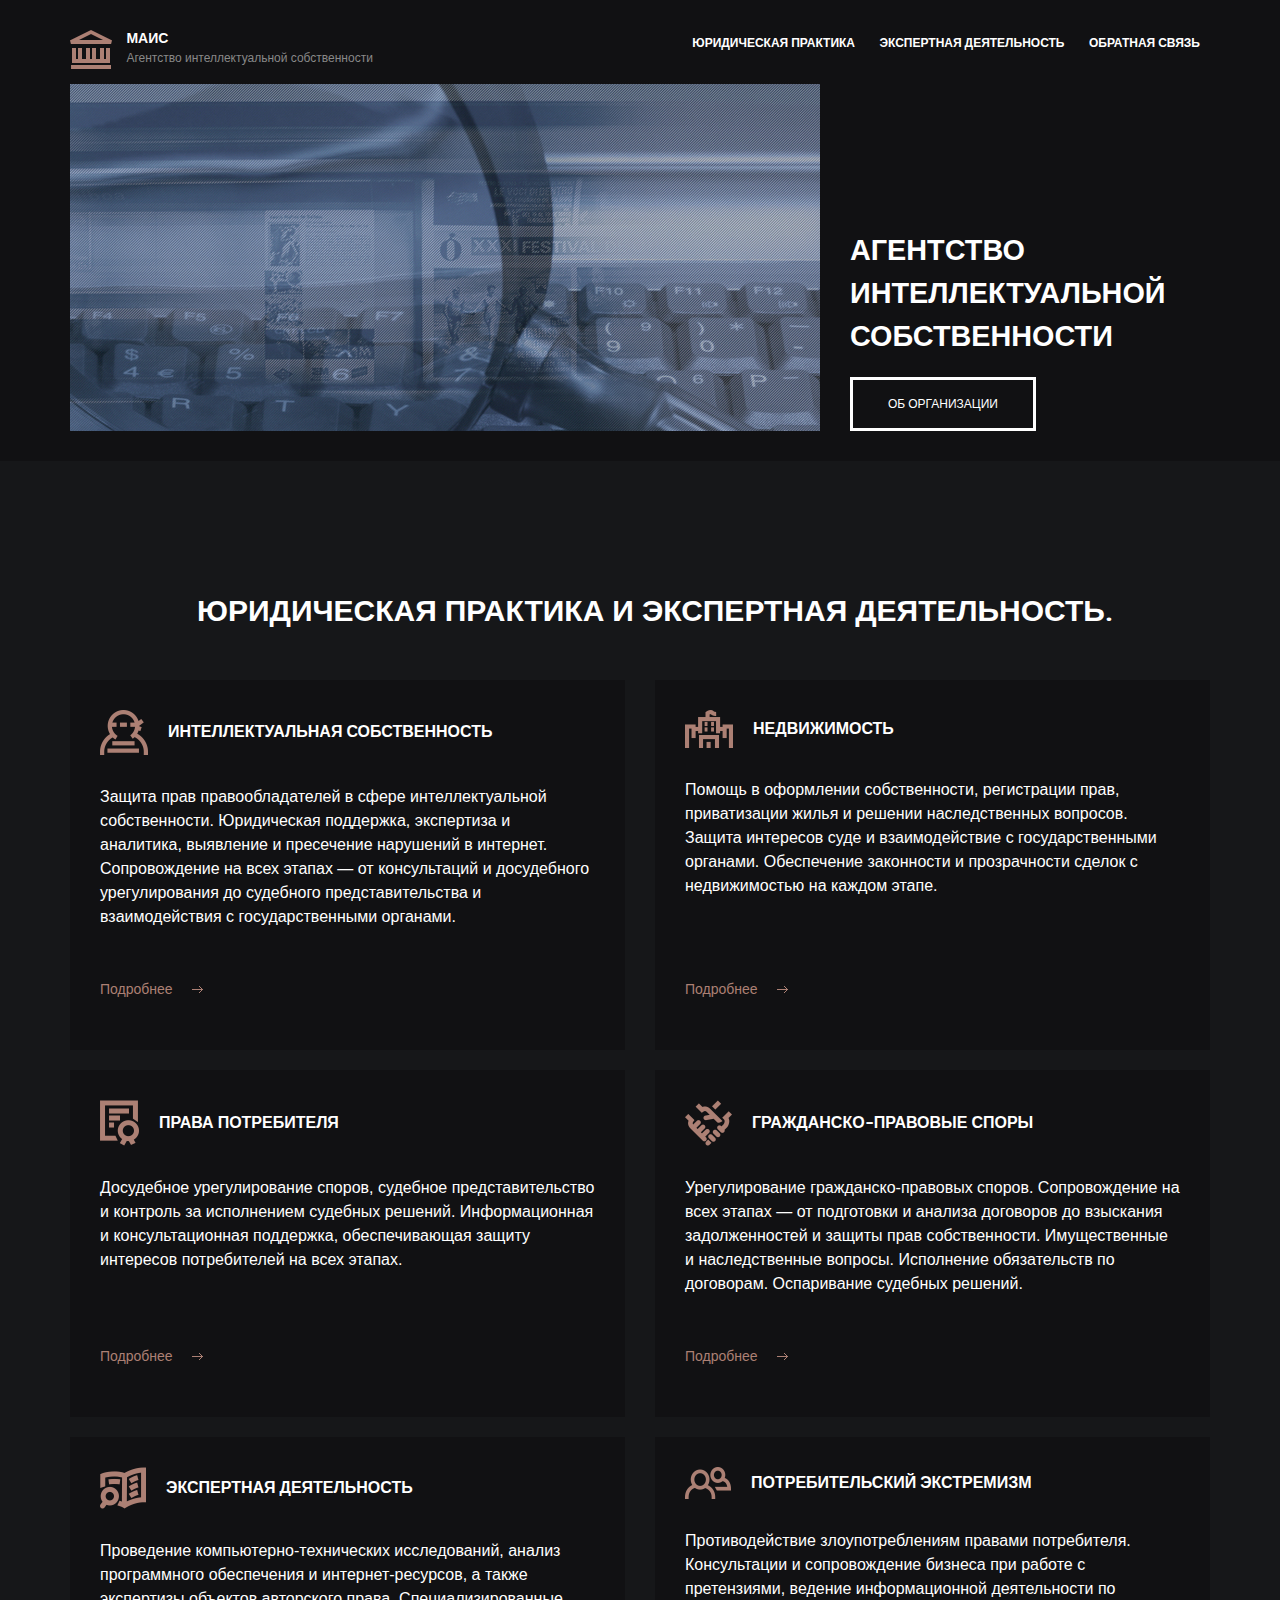
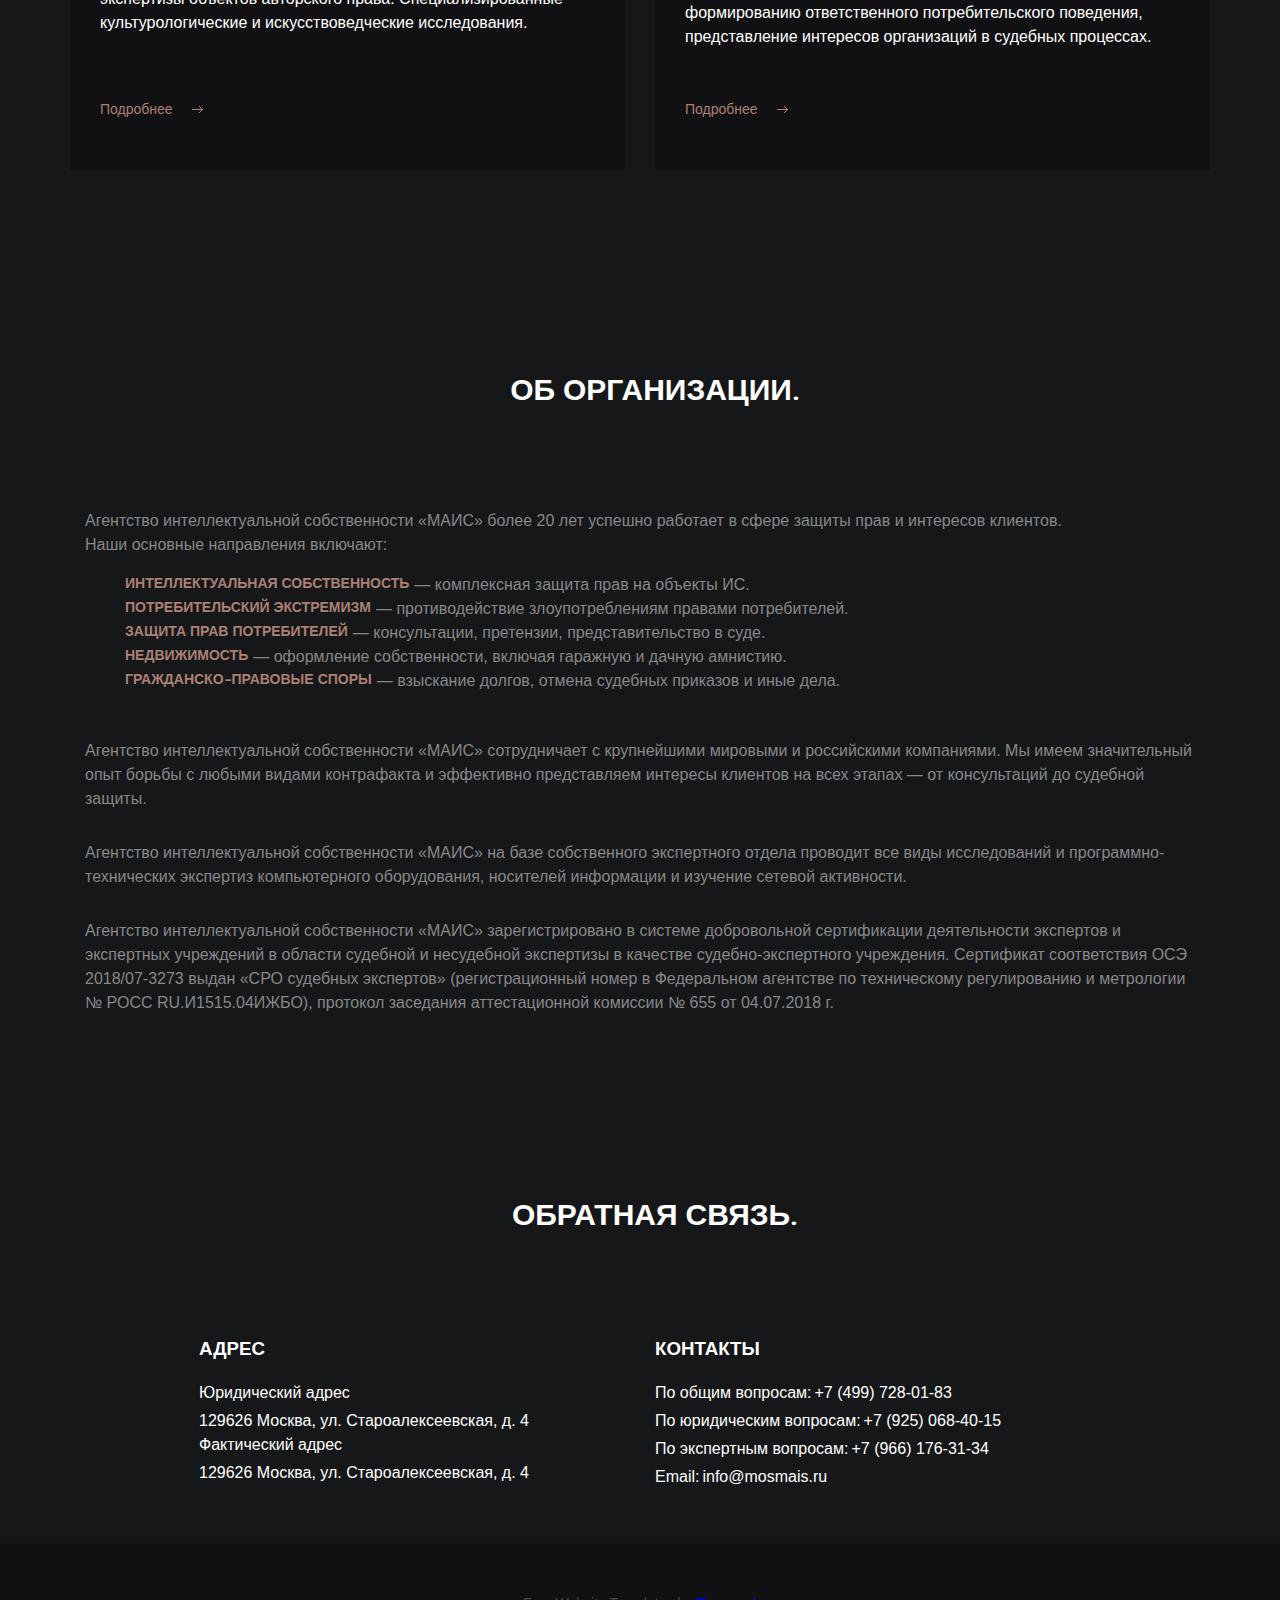
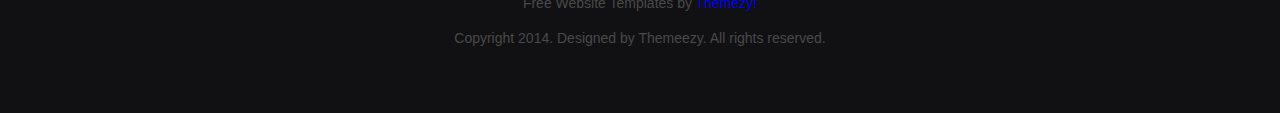
<file: index.html>
<!DOCTYPE html>
<html lang="ru">

<head>
	<meta charset="UTF-8">
	<meta http-equiv="X-UA-Compatible" content="IE=edge">
	<meta name="viewport" content="width=device-width, initial-scale=1.0,maximum-scale=1">

	<!-- SEO -->
	<title>МАИС — Агентство интеллектуальной собственности</title>
	<meta name="description"
		content="Агентство интеллектуальной собственности МАИС — юридическая практика, экспертные услуги, защита прав интеллектуальной собственности, оформление недвижимости.">
	<meta name="keywords"
		content="интеллектуальная собственность, юридическая помощь, экспертная деятельность, защита прав, недвижимость оформление, гаражная амнистия, помощь в оформлении документов">
	<meta name="author" content="Агентство интеллектуальной собственности МАИС">
	<meta name="robots" content="index, follow">

	<!-- Canonical -->
	<link rel="canonical" href="https://mosmais.ru/">

	<!-- Open Graph -->
	<meta property="og:type" content="website">
	<meta property="og:locale" content="ru_RU">
	<meta property="og:title" content="МАИС — Агентство интеллектуальной собственности">
	<meta property="og:description"
		content="Юридическая и экспертная помощь, защита интеллектуальной собственности. Москва и Московская область.">
	<meta property="og:url" content="https://mosmais.ru/">
	<meta property="og:site_name" content="МАИС">
	<meta property="og:image" content="https://mosmais.ru/logo/logo.svg">

	<!-- old favicon -->
	<link rel="icon" href="/favicon.ico" type="image/x-icon">

	<!-- new browser -->
	<link rel="icon" href="/favicon/favicon.svg" type="image/svg+xml">
	<link rel="icon" href="/favicon/favicon-96x96.png" type="image/png">

	<!-- Apple device -->
	<link rel="apple-touch-icon" href="/favicon/apple-touch-icon.png">

	<!-- Loading third party fonts -->
	<link href="fonts/font-awesome.min.css" rel="stylesheet" type="text/css">
	<link href="fonts/novecento-font/novecento-font.css" rel="stylesheet">

	<!-- Loading main css file -->
	<link href="style.css" rel="stylesheet">

	<!--[if lt IE 9]>
		<script src="js/ie-support/html5.js"></script>
		<script src="js/ie-support/respond.js"></script>
		<![endif]-->

</head>


<body>

	<div id="site-content">

		<header class="site-header">
			<div class="container">
				<a href="index.html" id="branding">
					<img src="images/logo.png" alt="Company Name" class="logo">
					<div class="branding-copy">
						<h1 class="site-title">МАИС</h1>
						<small class="site-description">Агентство интеллектуальной собственности</small>
					</div>
				</a>

				<nav class="main-navigation">
					<button type="button" class="menu-toggle"><i class="fa fa-bars"></i></button>
					<ul class="menu">
						<li class="menu-item"><a href="#legal-practice">Юридическая практика</a></li>
						<li class="menu-item"><a href="#expert-activity">Экспертная деятельность</a></li>
						<li class="menu-item"><a href="#contact-form">Обратная связь</a></li>
					</ul>
				</nav>
				<nav class="mobile-navigation"></nav>
			</div>
			<div class="hero">
				<div class="container">
					<div class="row header-row">
						<div class="col-md-8 header-image-container">
							<figure><img src="images/bg-header.jpg" alt=""></figure>
						</div>
						<div class="col-md-4 header-company-name">
							<div class="hero-content">
								<h1 class="hero-title">Агентство интеллектуальной собственности</h1>
								<a href="#ABOUT-US" class="button">Об организации</a>
							</div>
						</div>
					</div>
				</div>
			</div> <!-- .hero-slider -->
		</header> <!-- .site-header -->

		<main class="main-content">
			<!-- Services -->
			<div class="fullwidth-block">
				<div class="container">
					<div class="fullwidth-block content">
						<div class="container">
							<h2 id="legal-practice" class="entry-title text-center">Юридическая практика и экспертная
								деятельность.</h2>
						</div>
						<div class="row service-row">
							<div class="col-md-6">
								<div class="feature boxed">
									<header>
										<img src="images/icon-1.png" class="feature-icon">
										<div class="feature-title-copy">
											<h2 class="feature-title">Интеллектуальная собственность</h2>
										</div>
									</header>
									<p class="feature-content">Защита прав правообладателей в сфере интеллектуальной
										собственности. Юридическая
										поддержка, экспертиза и аналитика, выявление и пресечение нарушений в интернет.
										Сопровождение на всех этапах — от консультаций и досудебного урегулирования до
										судебного представительства и взаимодействия с государственными органами.</p>
									<a href="Intellectual_property.html" class="more-link">Подробнее</a>
								</div>
							</div>
							<div class="col-md-6">
								<div class="feature boxed">
									<header>
										<img src="images/icon-2.png" class="feature-icon">
										<div class="feature-title-copy">
											<h2 class="feature-title">Недвижимость</h2>
										</div>
									</header>
									<p class="feature-content">Помощь в оформлении собственности, регистрации прав,
										приватизации жилья и решении наследственных вопросов. Защита интересов суде и
										взаимодействие с государственными органами. Обеспечение законности и
										прозрачности сделок с недвижимостью на каждом этапе.</p>
									<a href="real_estate.html" class="more-link">Подробнее</a>
								</div>
							</div>
						</div>
						<div class="row service-row">
							<div class="col-md-6">
								<div class="feature boxed">
									<header>
										<img src="images/icon-3.png" class="feature-icon">
										<div class="feature-title-copy">
											<h2 class="feature-title">Права потребителя</h2>
										</div>
									</header>
									<p>Досудебное урегулирование споров, судебное представительство и контроль за
										исполнением судебных решений. Информационная и консультационная поддержка,
										обеспечивающая защиту интересов потребителей на всех этапах.</p>
									<a href="consumer_rights.html" class="more-link">Подробнее</a>
								</div>
							</div>
							<div class="col-md-6">
								<div class="feature boxed">
									<header>
										<img src="images/icon-4.png" class="feature-icon">
										<div class="feature-title-copy">
											<h2 class="feature-title">Гражданско-правовые споры</h2>
										</div>
									</header>
									<p>Урегулирование гражданско-правовых споров. Сопровождение на всех этапах — от
										подготовки и анализа договоров до взыскания задолженностей и защиты прав
										собственности. Имущественные и наследственные вопросы. Исполнение обязательств
										по договорам. Оспаривание судебных решений.</p>
									<a href="civil_disputes.html" class="more-link">Подробнее</a>
								</div>
							</div>
						</div>

						<div id="expert-activity" class="row">
							<div class="col-md-6">
								<div class="feature boxed">
									<header>
										<img src="images/icon-5.png" class="feature-icon">
										<div class="feature-title-copy">
											<h2 class="feature-title">Экспертная деятельность</h2>
										</div>
									</header>
									<p>Проведение компьютерно-технических исследований, анализ программного обеспечения
										и интернет-ресурсов, а также экспертизы объектов авторского права.
										Специализированные культурологические и искусствоведческие исследования.</p>
									<a href="expertise.html" class="more-link">Подробнее</a>
								</div>
							</div>
							<div class="col-md-6">
								<div class="feature boxed">
									<header>
										<img src="images/icon-6.png" class="feature-icon">
										<div class="feature-title-copy">
											<h2 class="feature-title">Потребительский экстремизм</h2>
										</div>
									</header>
									<p>Противодействие злоупотреблениям правами потребителя. Консультации и
										сопровождение бизнеса при работе с претензиями, ведение информационной
										деятельности по формированию ответственного потребительского поведения,
										представление интересов организаций в судебных процессах.</p>
									<a href="сonsumer_extremism.html" class="more-link">Подробнее</a>
								</div>
							</div>
						</div>
					</div>
				</div>
			</div>

			<!-- About Us-->
			<div id="ABOUT-US" class="fullwidth-block">
				<div class="container">
					<div class="fullwidth-block content">
						<div class="container">
							<h2 class="entry-title text-center">Об организации.</h2>
						</div>
					</div>
				</div>
				<div class="container about-container">
					<div class="team">
						<p>Агентство интеллектуальной собственности «МАИС» более 20 лет успешно работает в сфере защиты
							прав и интересов клиентов.</p>
						<p>Наши основные направления включают:</p>
						<ul class="team-ul">
							<li>
								<p><span>Интеллектуальная собственность</span> — комплексная защита прав на объекты ИС.
								</p>
							</li>
							<li>
								<p><span>Потребительский экстремизм</span> — противодействие злоупотреблениям правами
									потребителей.</p>
							</li>
							<li>
								<p><span>Защита прав потребителей</span> — консультации, претензии, представительство в
									суде.
								</p>
							</li>
							<li>
								<p><span>Недвижимость</span> — оформление собственности, включая гаражную и дачную
									амнистию.
								</p>
							</li>
							<li>
								<p><span>Гражданско-правовые споры</span> — взыскание долгов, отмена судебных приказов и
									иные
									дела.</p>
							</li>
						</ul>
					</div>
					<div class="team">
						<p>Агентство интеллектуальной собственности «МАИС» сотрудничает с крупнейшими мировыми и
							российскими компаниями. Мы имеем значительный опыт борьбы с любыми видами контрафакта и
							эффективно представляем интересы клиентов на всех этапах — от консультаций до судебной
							защиты.</p>
					</div>
					<div class="team">
						<p>Агентство интеллектуальной собственности «МАИС» на базе собственного экспертного отдела
							проводит все виды исследований и программно-технических экспертиз компьютерного
							оборудования, носителей информации и изучение сетевой активности.</p>
					</div>
					<div class="team">
						<p>Агентство интеллектуальной собственности «МАИС» зарегистрировано в системе добровольной
							сертификации деятельности экспертов и экспертных учреждений в области судебной и несудебной
							экспертизы в качестве судебно-экспертного учреждения. Сертификат соответствия ОСЭ
							2018/07-3273 выдан «СРО судебных экспертов» (регистрационный номер в Федеральном агентстве
							по техническому регулированию и метрологии № РОСС RU.И1515.04ИЖБО), протокол заседания
							аттестационной комиссии № 655 от 04.07.2018 г.</p>
					</div>
				</div>
			</div>

			<!-- Contact -->
			<div id="contact-form" class="fullwidth-block content">
				<div class="container">
					<div class="fullwidth-block content">
						<div class="container">
							<h2 class="entry-title text-center">Обратная связь.</h2>
						</div>
					</div>
					<div class="row contact-info">
						<div class="col-md-12 address-phone">
							<div class="contact">
								<div class="col-md-6 content-container">
									<h3>Адрес</h3>
									<address>
										<p>Юридический адрес</p>
										129626 Москва, ул. Староалексеевская, д. 4
									</address>
									<address>
										<p>Фактический адрес</p>
										129626 Москва, ул. Староалексеевская, д. 4
									</address>
								</div>
								<div class="col-md-6 content-container">
									<h3>Контакты</h3>
									<p>По общим вопросам: <a href="tel:+74997280183">+7 (499) 728-01-83</a></p>
									<p>По юридическим вопросам: <a href="tel:+79250684015">+7 (925) 068-40-15</a></p>
									<p>По экспертным вопросам: <a href="tel:+79661763134">+7 (966) 176-31-34</a></p>
									<p>Email: <a href="mailto:info@mosmais.ru" rel="nofollow">info@mosmais.ru</a></p>
								</div>
							</div>
						</div>
					</div>
				</div>
			</div>

			<!--to top button-->
			<button class="to-top" aria-label="Наверх"><img src="images/arrow-square-up.svg"
					alt="декоративное"></button>

		</main> <!-- .main-content -->

		<footer class="site-footer">
			<div class="copy">
				<p>Free Website Templates by <a target="_blank" href="http://www.themezy.com">Themezy!</a></p>
				<p>Copyright 2014. Designed by Themeezy. All rights reserved.</p>
			</div>
		</footer> <!-- .site-footer -->

	</div> <!-- #site-content -->



	<script src="js/jquery-1.11.1.min.js"></script>
	<script src="js/plugins.js"></script>
	<script src="js/app.js"></script>

</body>

</html>
</file>
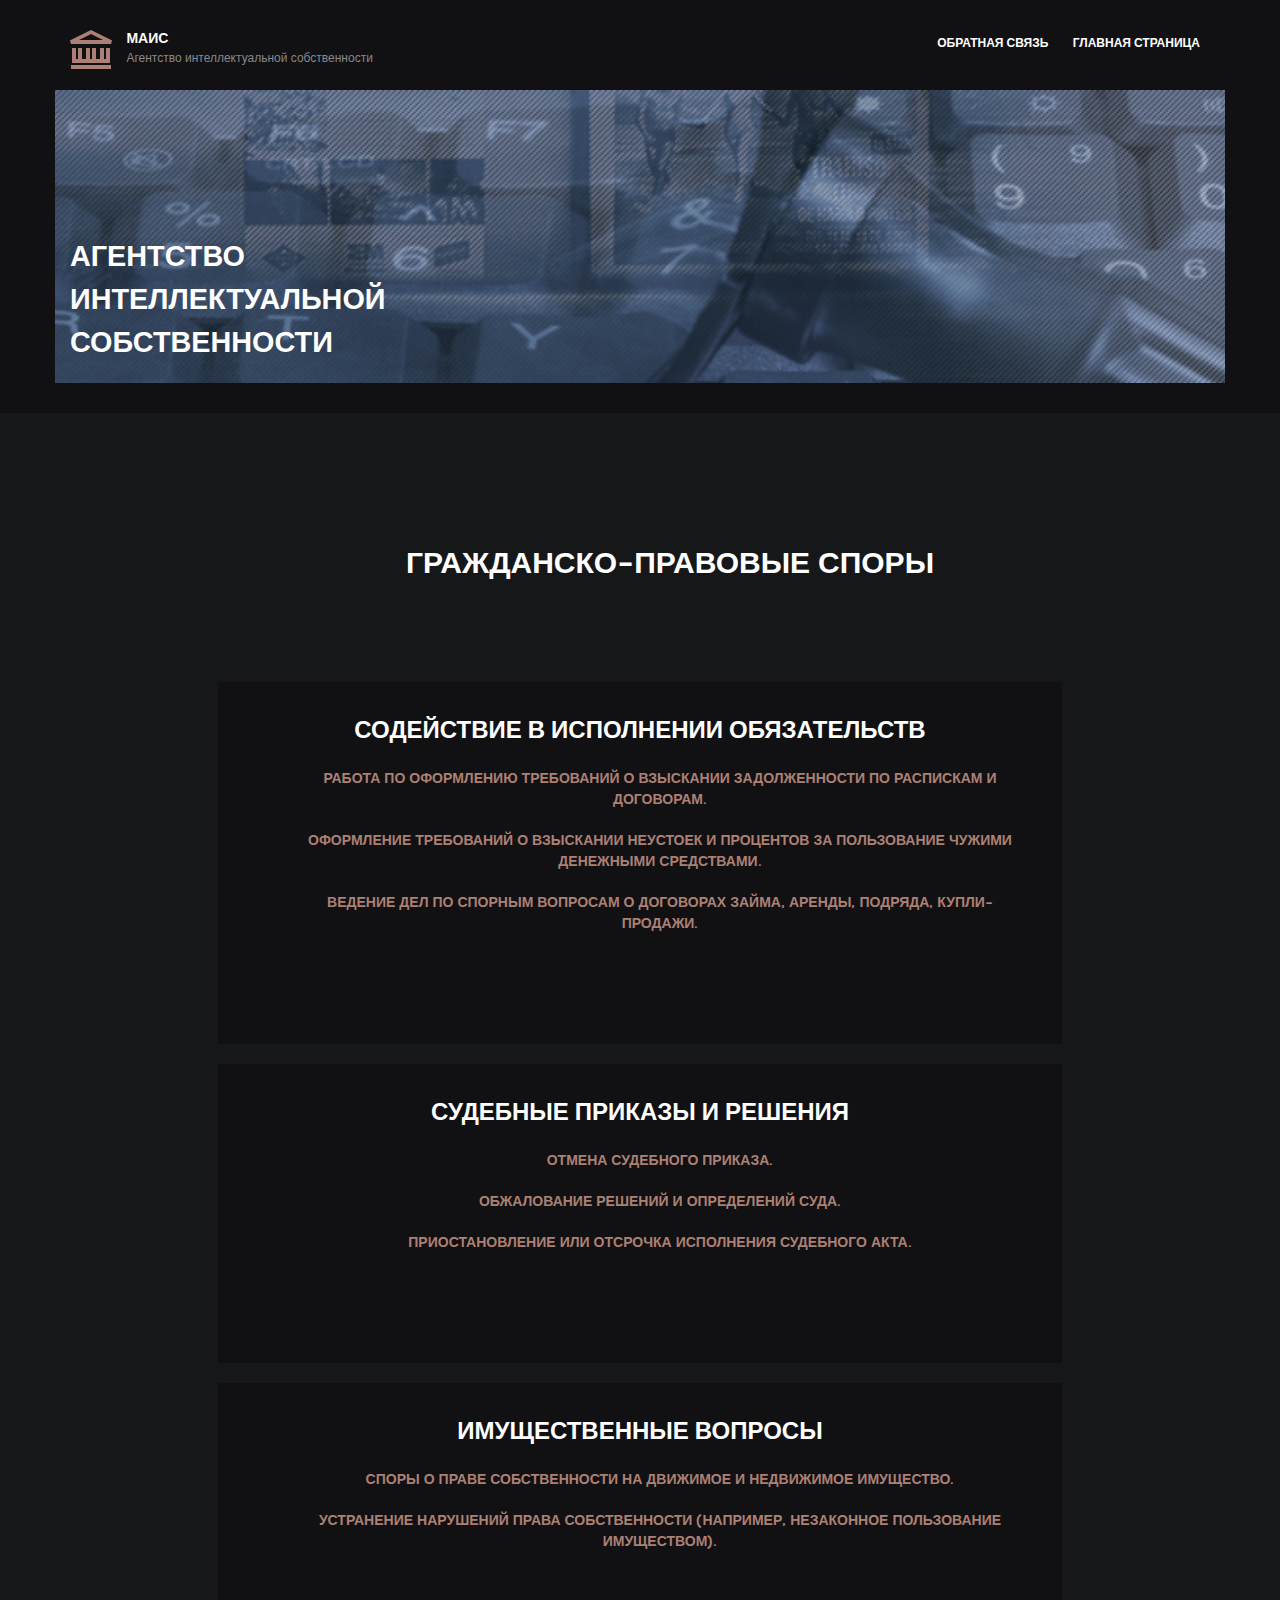
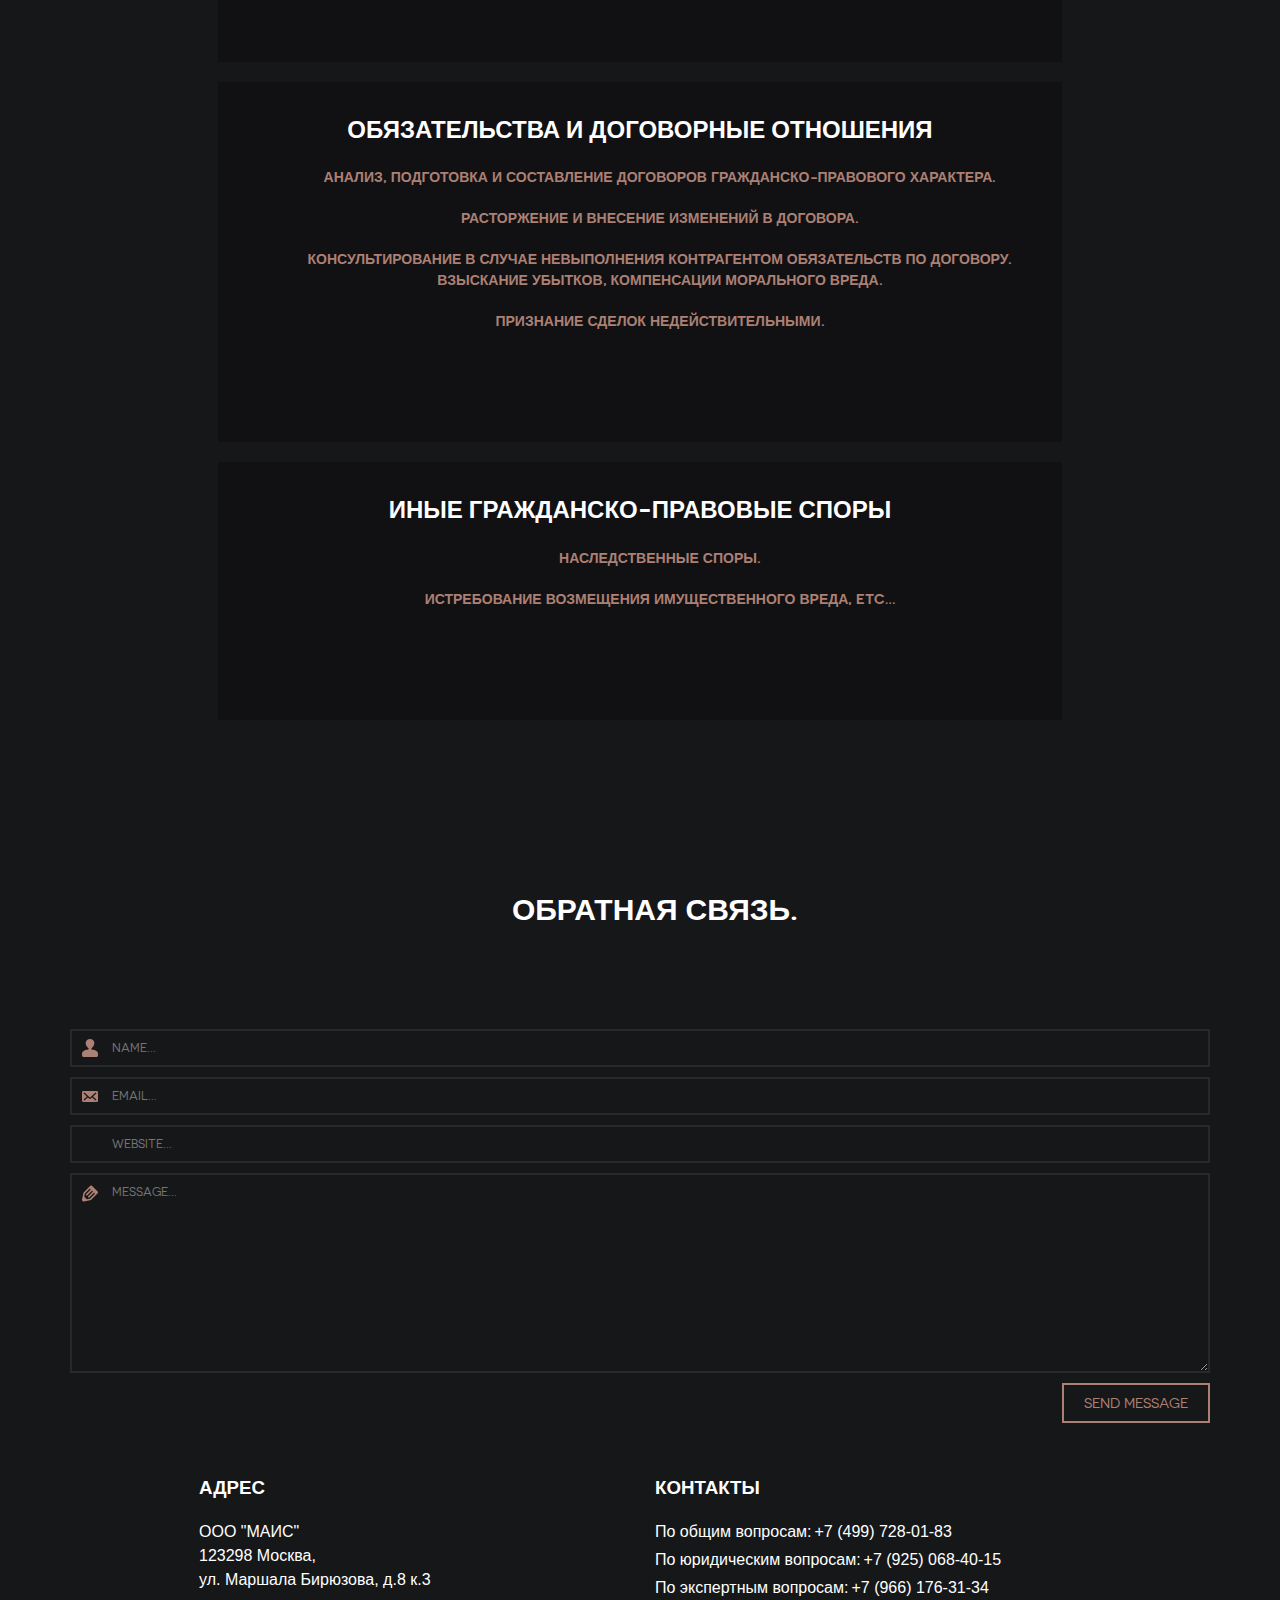
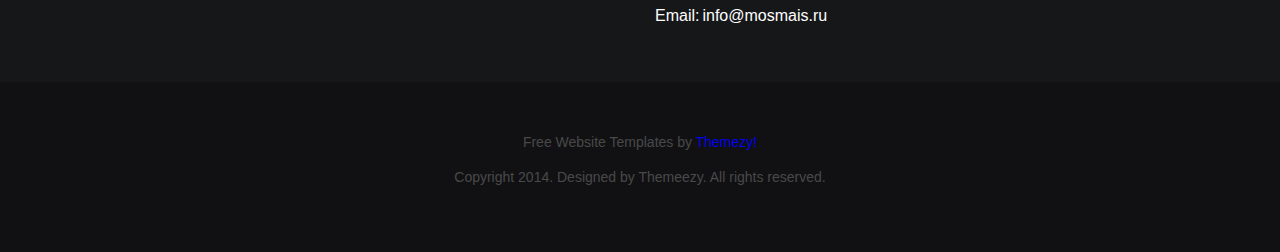
<file: civil_disputes.html>
<!DOCTYPE html>
<html lang="en">

<head>
	<meta charset="UTF-8">
	<meta http-equiv="X-UA-Compatible" content="IE=edge">
	<meta name="viewport" content="width=device-width, initial-scale=1.0,maximum-scale=1">

	<title>Гражданско-правовые споры.</title>

	<!-- Loading third party fonts -->
	<link href="fonts/font-awesome.min.css" rel="stylesheet" type="text/css">
	<link href="fonts/novecento-font/novecento-font.css" rel="stylesheet">

	<!-- Loading main css file -->
	<link rel="stylesheet" href="style.css">

	<!--[if lt IE 9]>
		<script src="js/ie-support/html5.js"></script>
		<script src="js/ie-support/respond.js"></script>
		<![endif]-->

</head>


<body>

	<div id="site-content">
		<header class="site-header">
			<div class="container">
				<a href="index.html" id="branding">
					<img src="images/logo.png" alt="Company Name" class="logo">
					<div class="branding-copy">
						<h1 class="site-title">МАИС</h1>
						<small class="site-description">Агентство интеллектуальной собственности</small>
					</div>
				</a>

				<nav class="main-navigation">
					<button type="button" class="menu-toggle"><i class="fa fa-bars"></i></button>
					<ul class="menu">
						<li class="menu-item"><a href="#contact-form">Обратная связь</a></li>
						<li class="menu-item"><a href="index.html">главная страница</a></li>
					</ul>
				</nav>
				<nav class="mobile-navigation"></nav>
			</div>
			<div class="hero">
				<div class="container header-container">
					<div class="row">
						<div class="col-md-4">
							<div class="hero-content">
								<h1 class="hero-title">Агентство интеллектуальной собственности</h1>
							</div>
						</div>
					</div>
				</div>
			</div> <!-- .hero-slider -->
		</header> <!-- .site-header -->

		<main class="main-content">

			<div class="fullwidth-block content">
				<div class="container">
					<div class="container">
						<div class="fullwidth-block content">
							<div class="container">
								<h2 class="entry-title text-center">Гражданско-правовые споры</h2>
							</div>
						</div>
					</div>
				</div>

				<div class="row row-item service-row">
					<div class="col-md-8">
						<div class="feature boxed">
							<div class="team team-item-add-page">
								<h2 class="text-center ">Содействие в исполнении обязательств</h2>
								<ul class="team-ul">
									<li><small class="team-desc">Работа по оформлению требований о взыскании
											задолженности по распискам и договорам.</small></li>
									<li><small class="team-desc">Оформление требований о взыскании неустоек и процентов
											за пользование чужими денежными средствами.</small></li>
									<li><small class="team-desc">Ведение дел по спорным вопросам о договорах займа,
											аренды, подряда, купли-продажи.</small></li>
								</ul>
							</div>
						</div>
					</div>
				</div>

				<div class="row row-item service-row">
					<div class="col-md-8">
						<div class="feature boxed">
							<div class="team team-item-add-page">
								<h2 class="text-center ">Судебные приказы и решения</h2>
								<ul class="team-ul">
									<li>
										<small class="team-desc">Отмена судебного приказа.</small>
									</li>
									<li>
										<small class="team-desc">Обжалование решений и определений суда.</small>
									</li>
									<li>
										<small class="team-desc">Приостановление или отсрочка исполнения судебного
											акта.</small>
									</li>
								</ul>
							</div>
						</div>
					</div>
				</div>

				<div class="row row-item service-row">
					<div class="col-md-8">
						<div class="feature boxed">
							<div class="team team-item-add-page">
								<h2 class="text-center ">Имущественные вопросы</h2>
								<ul class="team-ul">
									<li>
										<small class="team-desc">Споры о праве собственности на движимое и недвижимое
											имущество.</small>
									</li>
									<li>
										<small class="team-desc">Устранение нарушений права собственности (например,
											незаконное пользование имуществом).</small>
									</li>
								</ul>
							</div>
						</div>
					</div>
				</div>

				<div class="row row-item service-row">
					<div class="col-md-8">
						<div class="feature boxed">
							<div class="team team-item-add-page">
								<h2 class="text-center ">Обязательства и договорные отношения</h2>
								<ul class="team-ul">
									<li>
										<small class="team-desc">Анализ, подготовка и составление договоров
											гражданско-правового характера.</small>
									</li>
									<li>
										<small class="team-desc">Расторжение и внесение изменений в договора.</small>
									</li>
									<li>
										<small class="team-desc">Консультирование в случае невыполнения контрагентом
											обязательств по договору. Взыскание убытков, компенсации морального
											вреда.</small>
									</li>
									<li>
										<small class="team-desc">Признание сделок недействительными.</small>
									</li>
								</ul>
							</div>
						</div>
					</div>
				</div>

				<div class="row row-item service-row">
					<div class="col-md-8">
						<div class="feature boxed">
							<div class="team team-item-add-page">
								<h2 class="text-center ">Иные гражданско-правовые споры</h2>
								<ul class="team-ul">
									<li>
										<small class="team-desc">Наследственные споры.</small>
									</li>
									<li>
										<small class="team-desc">Истребование возмещения имущественного вреда,
											etc…</small>
									</li>
								</ul>
							</div>
						</div>
					</div>
				</div>
			</div>

			<!-- Contact -->
			<div id="contact-form" class="fullwidth-block content">
				<div class="container">
					<div class="fullwidth-block content">
						<div class="container">
							<h2 class="entry-title text-center">Обратная связь.</h2>
						</div>
					</div>
					<div class="row contact-info">
						<div class="col-md-12 col-md-offset-0">
							<form action="#" class="contact-form">
								<input type="text" id="name" placeholder="Name...">
								<input type="text" id="email" placeholder="Email...">
								<input type="text" id="website" placeholder="Website...">
								<textarea name="" id="message" placeholder="Message..."></textarea>
								<div class="text-right">
									<input type="submit" value="Send message">
								</div>
							</form>
						</div>
						<div class="col-md-12 address-phone">
							<div class="contact">
								<div class="col-md-6 content-container">
									<h3>Адрес</h3>
									<address>
										ООО "МАИС"<br>
										123298 Москва, <br>
										ул. Маршала Бирюзова, д.8 к.3
									</address>
								</div>
								<div class="col-md-6 content-container">
									<h3>Контакты</h3>
									<p>По общим вопросам: <a href="tel:+74997280183">+7 (499) 728-01-83</a></p>
									<p>По юридическим вопросам: <a href="tel:+79250684015">+7 (925) 068-40-15</a></p>
									<p>По экспертным вопросам: <a href="tel:+79661763134">+7 (966) 176-31-34</a></p>
									<p>Email: <a href="mailto:info@mosmais.ru" rel="nofollow">info@mosmais.ru</a></p>
								</div>
							</div>
						</div>
					</div>
				</div>
			</div>

		</main> <!-- .main-content -->

		<footer class="site-footer">
			<div class="copy">
				<p>Free Website Templates by <a target="_blank" href="http://www.themezy.com">Themezy!</a></p>
				<p>Copyright 2014. Designed by Themeezy. All rights reserved.</p>
			</div>
		</footer> <!-- .site-footer -->
	</div> <!-- #site-content -->



	<script src="js/jquery-1.11.1.min.js"></script>
	<script src="js/plugins.js"></script>
	<script src="js/app.js"></script>

</body>

</html>
</file>
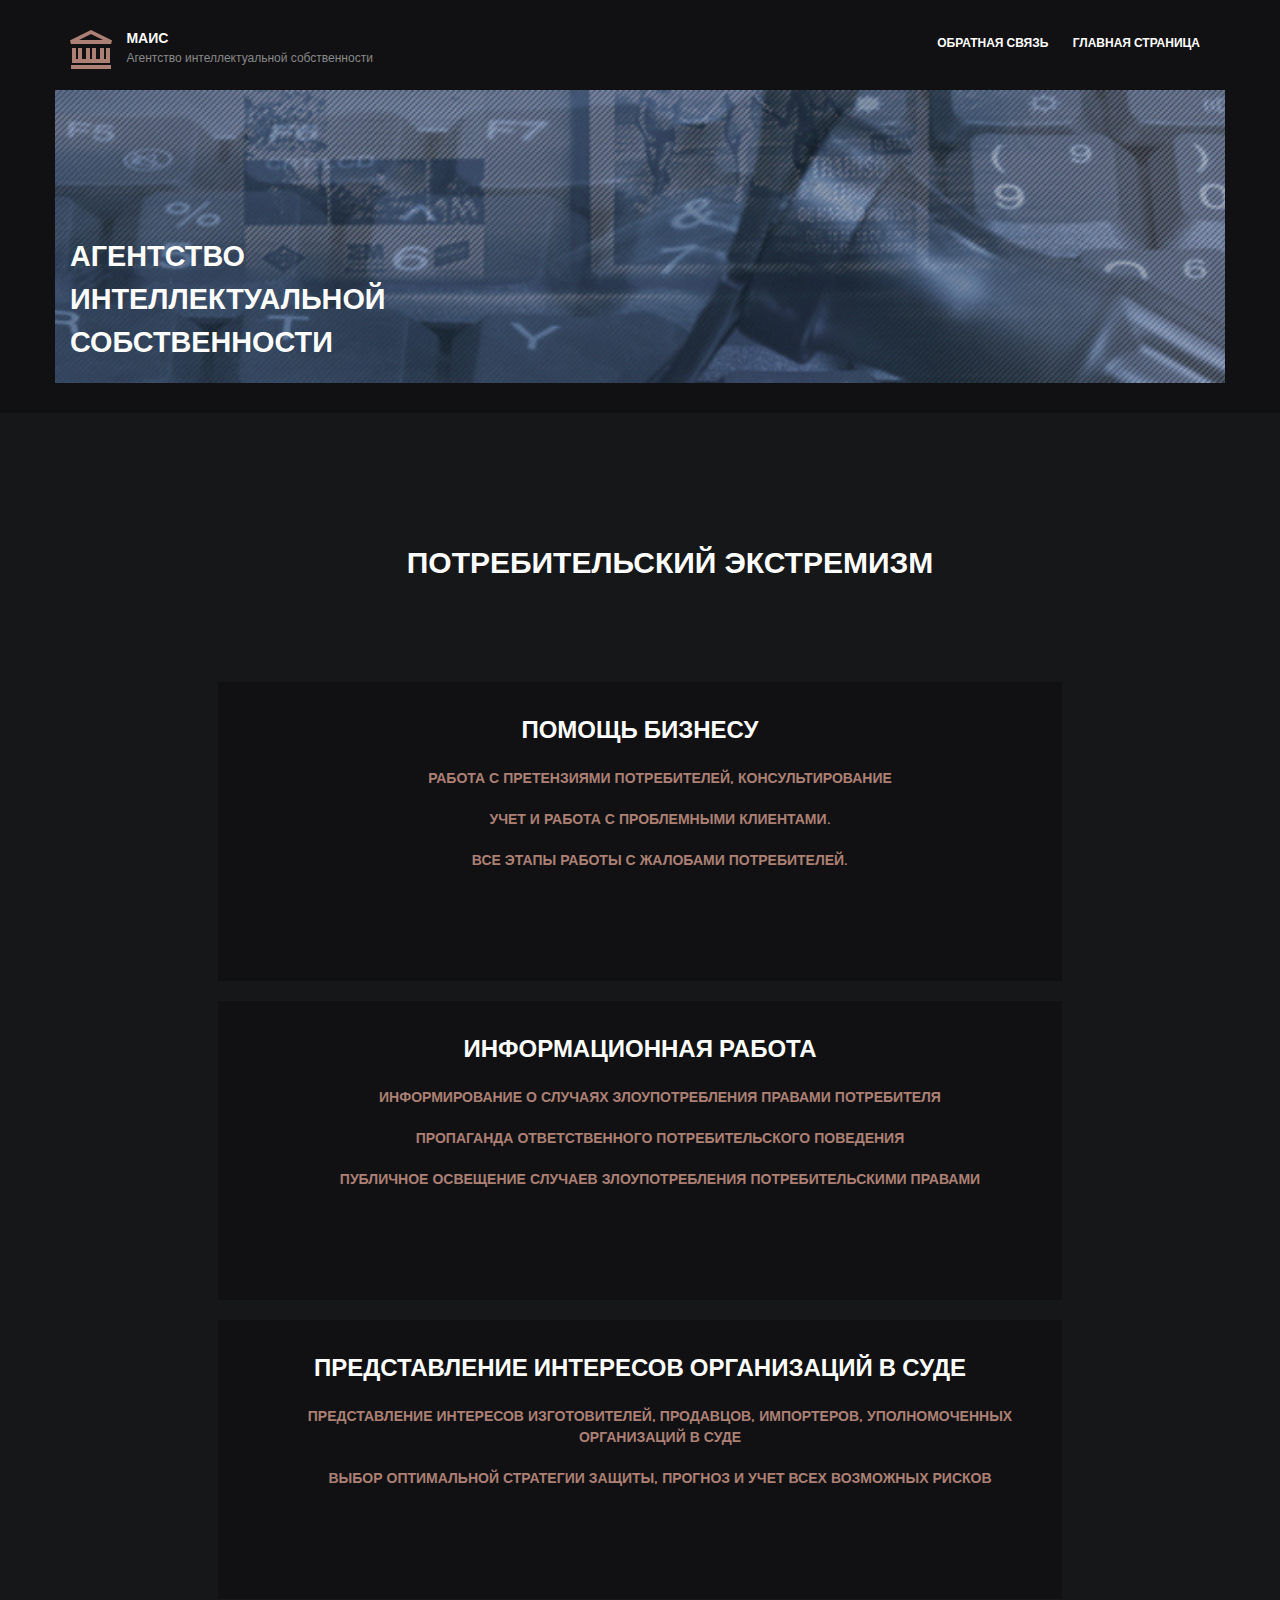
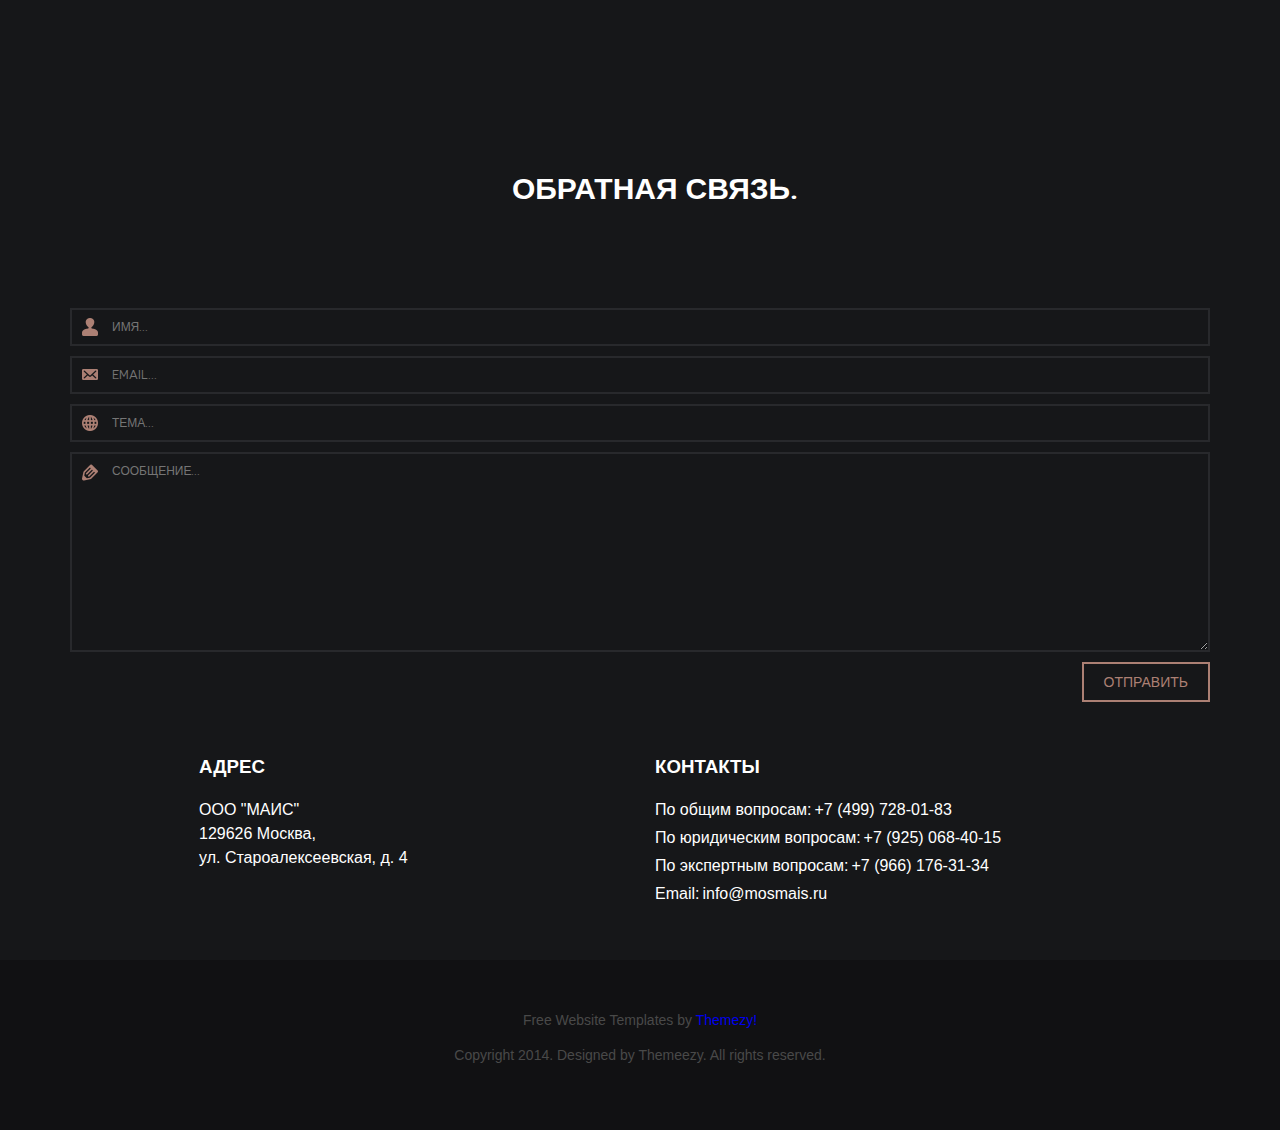
<file: consumer_extremism.html>
<!DOCTYPE html>
<html lang="en">

<head>
	<meta charset="UTF-8">
	<meta http-equiv="X-UA-Compatible" content="IE=edge">
	<meta name="viewport" content="width=device-width, initial-scale=1.0,maximum-scale=1">

	<title>Потребительский экстремизм | МАИС</title>
	<!-- SEO -->

	<meta name="description"
		content="Защита бизнеса от недобросовестных потребителей. Работа с претензиями, судебная защита, анализ рисков и консультирование организаций.">
	<meta name="keywords"
		content="потребительский экстремизм, защита бизнеса, недобросовестные потребители, претензии, жалобы, судебная защита, консультации, МАИС, Москва">

	<!-- Open Graph -->
	<meta property="og:title" content="Потребительский экстремизм — МАИС">
	<meta property="og:description"
		content="Помощь организациям при злоупотреблении правами потребителей: анализ, работа с жалобами, представительство в суде.">
	<meta property="og:type" content="website">
	<meta property="og:locale" content="ru_RU">
	<meta property="og:url" content="https://mosmais.ru/consumer_extremism.html">
	<meta property="og:site_name" content="МАИС">
	<meta property="og:image" content="https://mosmais.ru/logo/logo.svg">


	<!-- Loading third party fonts -->
	<link href="fonts/font-awesome.min.css" rel="stylesheet" type="text/css">
	<link href="fonts/novecento-font/novecento-font.css" rel="stylesheet">

	<!-- Loading main css file -->
	<link rel="stylesheet" href="style.css">

	<!--[if lt IE 9]>
		<script src="js/ie-support/html5.js"></script>
		<script src="js/ie-support/respond.js"></script>
		<![endif]-->

</head>


<body>

	<div id="site-content">
		<header class="site-header">
			<div class="container">
				<a href="index.html" id="branding">
					<img src="images/logo.png" alt="Company Name" class="logo">
					<div class="branding-copy">
						<h1 class="site-title">МАИС</h1>
						<small class="site-description">Агентство интеллектуальной собственности</small>
					</div>
				</a>

				<nav class="main-navigation">
					<button type="button" class="menu-toggle"><i class="fa fa-bars"></i></button>
					<ul class="menu">
						<li class="menu-item"><a href="#contact-form">Обратная связь</a></li>
						<li class="menu-item"><a href="index.html">главная страница</a></li>
					</ul>
				</nav>
				<nav class="mobile-navigation"></nav>
			</div>
			<div class="hero">
				<div class="container header-container">
					<div class="row">
						<div class="col-md-4">
							<div class="hero-content">
								<h1 class="hero-title">Агентство интеллектуальной собственности</h1>
							</div>
						</div>
					</div>
				</div>
			</div> <!-- .hero-slider -->
		</header> <!-- .site-header -->

		<main class="main-content">

			<div class="fullwidth-block content">
				<div class="container">
					<div class="container">
						<div class="fullwidth-block content">
							<div class="container">
								<h2 class="entry-title text-center">Потребительский экстремизм</h2>
							</div>
						</div>
					</div>
				</div>

				<div class="row row-item service-row">
					<div class="col-md-8">
						<div class="feature boxed">
							<div class="team team-item-add-page">
								<h2 class="text-center ">Помощь бизнесу</h2>
								<ul class="team-ul">
									<li><small class="team-desc">Работа с претензиями потребителей,
											консультирование</small></li>
									<li><small class="team-desc">Учет и работа с проблемными клиентами.</small></li>
									<li><small class="team-desc">Все этапы работы с жалобами потребителей.</small></li>
								</ul>
							</div>
						</div>
					</div>
				</div>

				<div class="row row-item service-row">
					<div class="col-md-8">
						<div class="feature boxed">
							<div class="team team-item-add-page">
								<h2 class="text-center ">Информационная работа</h2>
								<ul class="team-ul">
									<li><small class="team-desc">Информирование о случаях злоупотребления правами
											потребителя</small></li>
									<li><small class="team-desc">Пропаганда ответственного потребительского
											поведения</small></li>
									<li><small class="team-desc">Публичное освещение случаев злоупотребления
											потребительскими правами</small></li>
								</ul>
							</div>
						</div>
					</div>
				</div>

				<div class="row row-item service-row">
					<div class="col-md-8">
						<div class="feature boxed">
							<div class="team team-item-add-page">
								<h2 class="text-center ">Представление интересов организаций в суде</h2>
								<ul class="team-ul">
									<li><small class="team-desc">Представление интересов изготовителей, продавцов,
											импортеров, уполномоченных организаций в суде</small></li>
									<li><small class="team-desc">Выбор оптимальной стратегии защиты, прогноз и учет всех
											возможных рисков</small></li>
								</ul>
							</div>
						</div>
					</div>
				</div>

			</div>

			<!-- Contact -->
			<div id="contact-form" class="fullwidth-block content">
				<div class="container">
					<div class="fullwidth-block content">
						<div class="container">
							<h2 class="entry-title text-center">Обратная связь.</h2>
						</div>
					</div>
					<div class="row contact-info">
						<div class="col-md-12 col-md-offset-0">
							<form action="#" class="contact-form" id="message-form">
								<input type="text" id="name" placeholder="Имя...">
								<input type="text" id="email" placeholder="Email...">
								<input type="text" id="topic" placeholder="Тема...">
								<textarea name="" id="message" placeholder="Сообщение..."></textarea>
								<div class="text-right">
									<input type="submit" value="Отправить">
								</div>
							</form>
						</div>
						<div class="col-md-12 address-phone">
							<div class="contact">
								<div class="col-md-6 content-container">
									<h3>Адрес</h3>
									<address>
										ООО "МАИС"<br>
										129626 Москва, <br>
										ул. Староалексеевская, д. 4
									</address>
								</div>
								<div class="col-md-6 content-container">
									<h3>Контакты</h3>
									<p>По общим вопросам: <a href="tel:+74997280183">+7 (499) 728-01-83</a></p>
									<p>По юридическим вопросам: <a href="tel:+79250684015">+7 (925) 068-40-15</a></p>
									<p>По экспертным вопросам: <a href="tel:+79661763134">+7 (966) 176-31-34</a></p>
									<p>Email: <a href="mailto:info@mosmais.ru" rel="nofollow">info@mosmais.ru</a></p>
								</div>
							</div>
						</div>
					</div>
				</div>
			</div>

			<!--to top button-->
			<button class="to-top" aria-label="Наверх"><img src="images/arrow-square-up.svg"
					alt="декоративное"></button>

		</main> <!-- .main-content -->

		<footer class="site-footer">
			<div class="copy">
				<p>Free Website Templates by <a target="_blank" href="http://www.themezy.com">Themezy!</a></p>
				<p>Copyright 2014. Designed by Themeezy. All rights reserved.</p>
			</div>
		</footer> <!-- .site-footer -->
	</div> <!-- #site-content -->



	<script src="js/jquery-1.11.1.min.js"></script>
	<script src="js/app.js"></script>

</body>

</html>
</file>
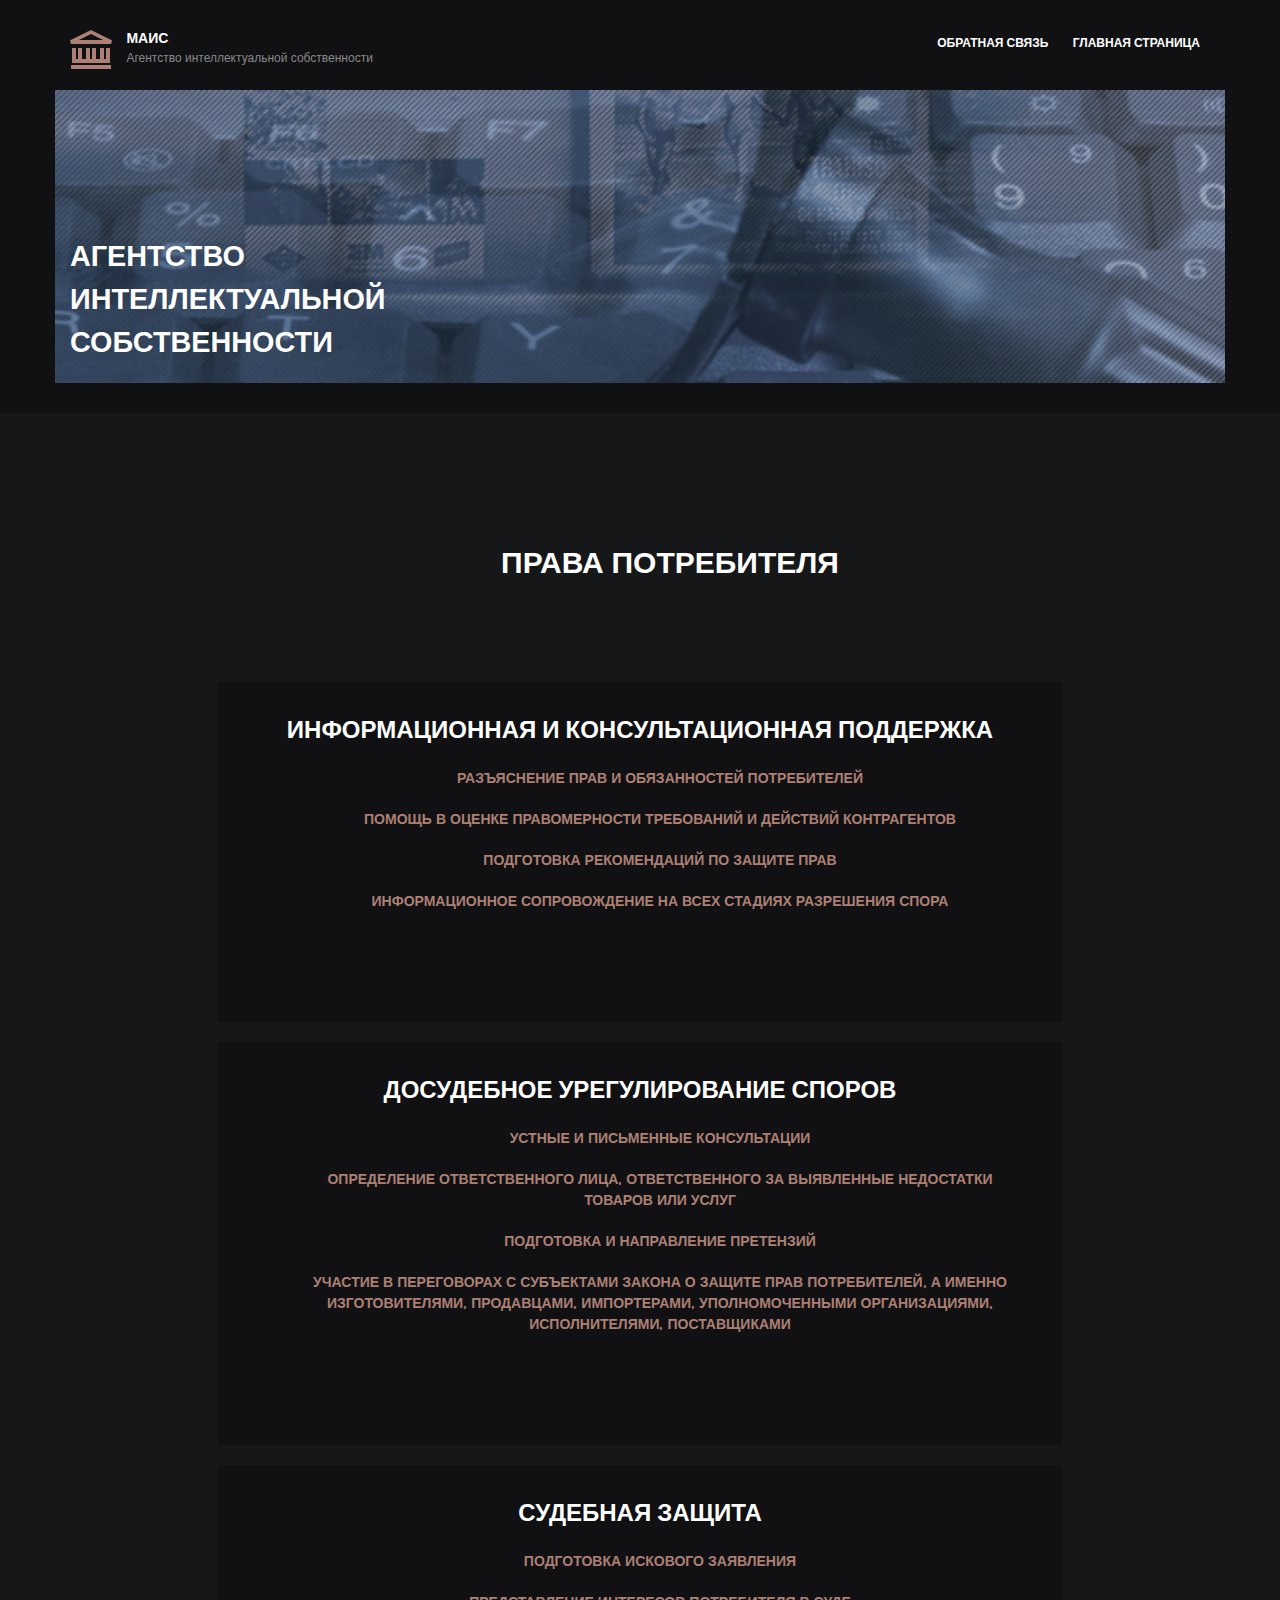
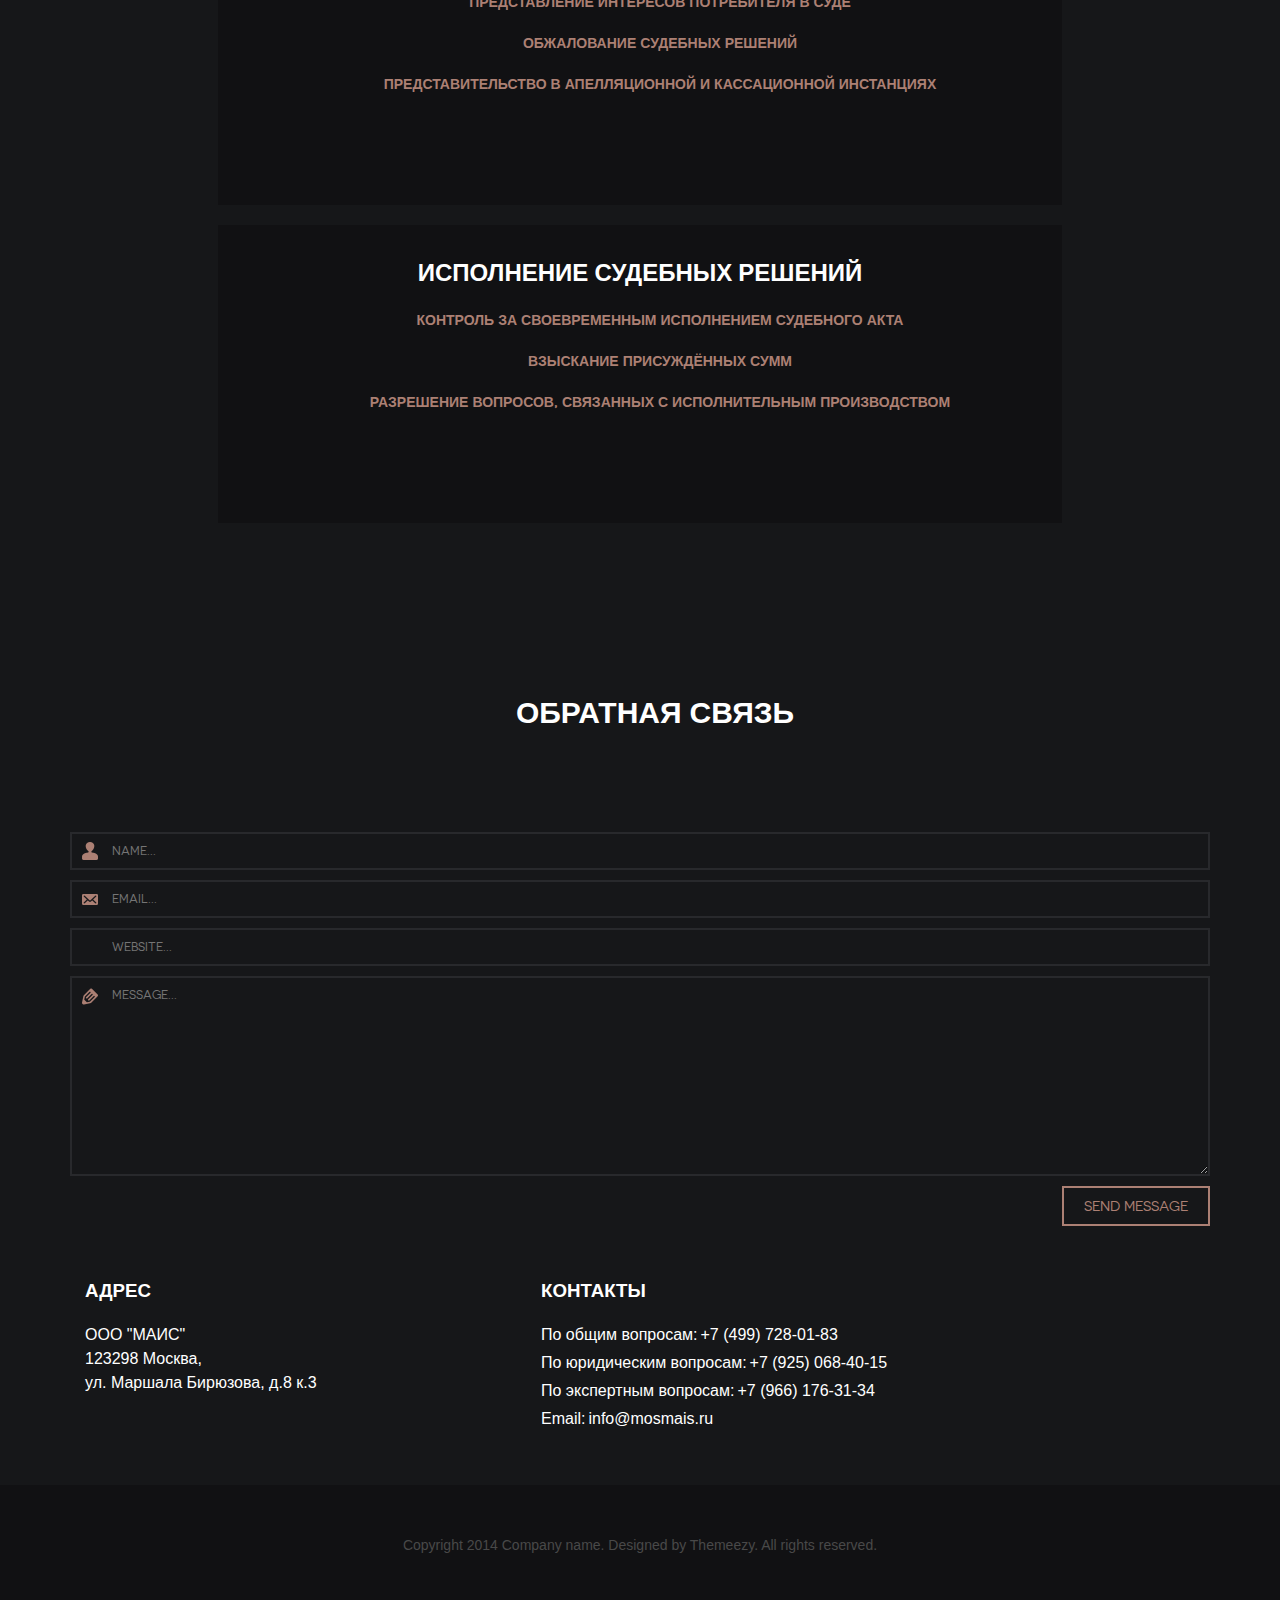
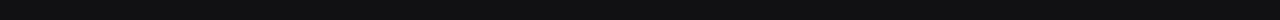
<file: consumer_rights.html>
<!DOCTYPE html>
<html lang="en">

<head>
	<meta charset="UTF-8">
	<meta http-equiv="X-UA-Compatible" content="IE=edge">
	<meta name="viewport" content="width=device-width, initial-scale=1.0,maximum-scale=1">

	<title>Права потребителя</title>

	<!-- Loading third party fonts -->
	<link href="fonts/font-awesome.min.css" rel="stylesheet" type="text/css">
	<link href="fonts/novecento-font/novecento-font.css" rel="stylesheet">

	<!-- Loading main css file -->
	<link rel="stylesheet" href="style.css">

	<!--[if lt IE 9]>
		<script src="js/ie-support/html5.js"></script>
		<script src="js/ie-support/respond.js"></script>
		<![endif]-->

</head>


<body>

	<div id="site-content">
		<header class="site-header">
			<div class="container">
				<a href="index.html" id="branding">
					<img src="images/logo.png" alt="Company Name" class="logo">
					<div class="branding-copy">
						<h1 class="site-title">МАИС</h1>
						<small class="site-description">Агентство интеллектуальной собственности</small>
					</div>
				</a>

				<nav class="main-navigation">
					<button type="button" class="menu-toggle"><i class="fa fa-bars"></i></button>
					<ul class="menu">
						<li class="menu-item"><a href="#contact-form">Обратная связь</a></li>
						<li class="menu-item"><a href="index.html">главная страница</a></li>
					</ul>
				</nav>
				<nav class="mobile-navigation"></nav>
			</div>
			<div class="hero">
				<div class="container header-container">
					<div class="row">
						<div class="col-md-4">
							<div class="hero-content">
								<h1 class="hero-title">Агентство интеллектуальной собственности</h1>
							</div>
						</div>
					</div>
				</div>
			</div> <!-- .hero-slider -->
		</header> <!-- .site-header -->

		<main class="main-content">

			<div class="fullwidth-block content">
				<div class="container">
					<div class="container">
						<div class="fullwidth-block content">
							<div class="container">
								<h2 class="entry-title text-center">Права потребителя</h2>
							</div>
						</div>
					</div>
				</div>

				<div class="row row-item service-row">
					<div class="col-md-8">
						<div class="feature boxed">
							<div class="team team-item-add-page">
								<h2 class="text-center ">Информационная и консультационная поддержка</h2>
								<ul class="team-ul">
									<li><small class="team-desc">Разъяснение прав и обязанностей потребителей</small></li>
									<li><small class="team-desc">Помощь в оценке правомерности требований и действий контрагентов</small></li>
									<li><small class="team-desc">Подготовка рекомендаций по защите прав</small></li>
									<li><small class="team-desc">Информационное сопровождение на всех стадиях разрешения спора</small></li>
								</ul>
							</div>
						</div>
					</div>
				</div>

				<div class="row row-item service-row">
					<div class="col-md-8">
						<div class="feature boxed">
							<div class="team team-item-add-page">
								<h2 class="text-center ">Досудебное урегулирование споров</h2>
								<ul class="team-ul">
									<li><small class="team-desc">Устные и письменные консультации</small></li>
									<li><small class="team-desc">Определение ответственного лица, ответственного за
											выявленные недостатки товаров или услуг</small></li>
									<li><small class="team-desc">Подготовка и направление претензий</small></li>
									<li><small class="team-desc">Участие в переговорах с субъектами Закона о защите
											прав потребителей, а именно изготовителями, продавцами, импортерами,
											уполномоченными организациями, исполнителями, поставщиками</small></li>
								</ul>
							</div>
						</div>
					</div>
				</div>

				<div class="row row-item service-row">
					<div class="col-md-8">
						<div class="feature boxed">
							<div class="team team-item-add-page">
								<h2 class="text-center ">Судебная защита</h2>
								<ul class="team-ul">
									<li><small class="team-desc">Подготовка искового заявления</small></li>
									<li><small class="team-desc">Представление интересов потребителя в суде</small></li>
									<li><small class="team-desc">Обжалование судебных решений</small></li>
									<li><small class="team-desc">Представительство в апелляционной и кассационной
											инстанциях</small></li>
								</ul>
							</div>
						</div>
					</div>
				</div>

				<div class="row row-item service-row">
					<div class="col-md-8">
						<div class="feature boxed">
							<div class="team team-item-add-page">
								<h2 class="text-center ">Исполнение судебных решений</h2>
								<ul class="team-ul">
									<li><small class="team-desc">Контроль за своевременным исполнением судебного
											акта</small></li>
									<li><small class="team-desc">Взыскание присуждённых сумм</small></li>
									<li><small class="team-desc">Разрешение вопросов, связанных с исполнительным
											производством</small></li>
								</ul>
							</div>
						</div>
					</div>
				</div>

			</div>

			<!-- Contact -->
			<div id="contact-form" class="fullwidth-block content">
				<div class="container">
					<div class="fullwidth-block content">
						<div class="container">
							<h2 class="entry-title text-center">Обратная связь</h2>
						</div>
					</div>
					<div class="row contact-info">
						<div class="col-md-12 col-md-offset-0">
							<form action="#" class="contact-form">
								<input type="text" id="name" placeholder="Name...">
								<input type="text" id="email" placeholder="Email...">
								<input type="text" id="website" placeholder="Website...">
								<textarea name="" id="message" placeholder="Message..."></textarea>
								<div class="text-right">
									<input type="submit" value="Send message">
								</div>
							</form>
						</div>
						<div class="col-md-12 contact-phone">
							<div class="contact">
								<div class="col-md-6 content-container">
									<h3>Адрес</h3>
									<address>
										ООО "МАИС"<br>
										123298 Москва, <br>
										ул. Маршала Бирюзова, д.8 к.3
									</address>
								</div>
								<div class="col-md-6 content-container">
									<h3>Контакты</h3>
									<p>По общим вопросам: <a href="tel:+74997280183">+7 (499) 728-01-83</a></p>
									<p>По юридическим вопросам: <a href="tel:+79250684015">+7 (925) 068-40-15</a></p>
									<p>По экспертным вопросам: <a href="tel:+79661763134">+7 (966) 176-31-34</a></p>
									<p>Email: <a href="mailto:info@mosmais.ru" rel="nofollow">info@mosmais.ru</a></p>
								</div>
							</div>
						</div>
					</div>
				</div>
			</div>
		</main> <!-- .main-content -->

		<footer class="site-footer">
			<div class="container">
				<div class="copy">
					<p>Copyright 2014 Company name. Designed by Themeezy. All rights reserved.</p>
				</div>
			</div>
		</footer> <!-- .site-footer -->
	</div> <!-- #site-content -->



	<script src="js/jquery-1.11.1.min.js"></script>
	<script src="js/plugins.js"></script>
	<script src="js/app.js"></script>

</body>

</html>
</file>
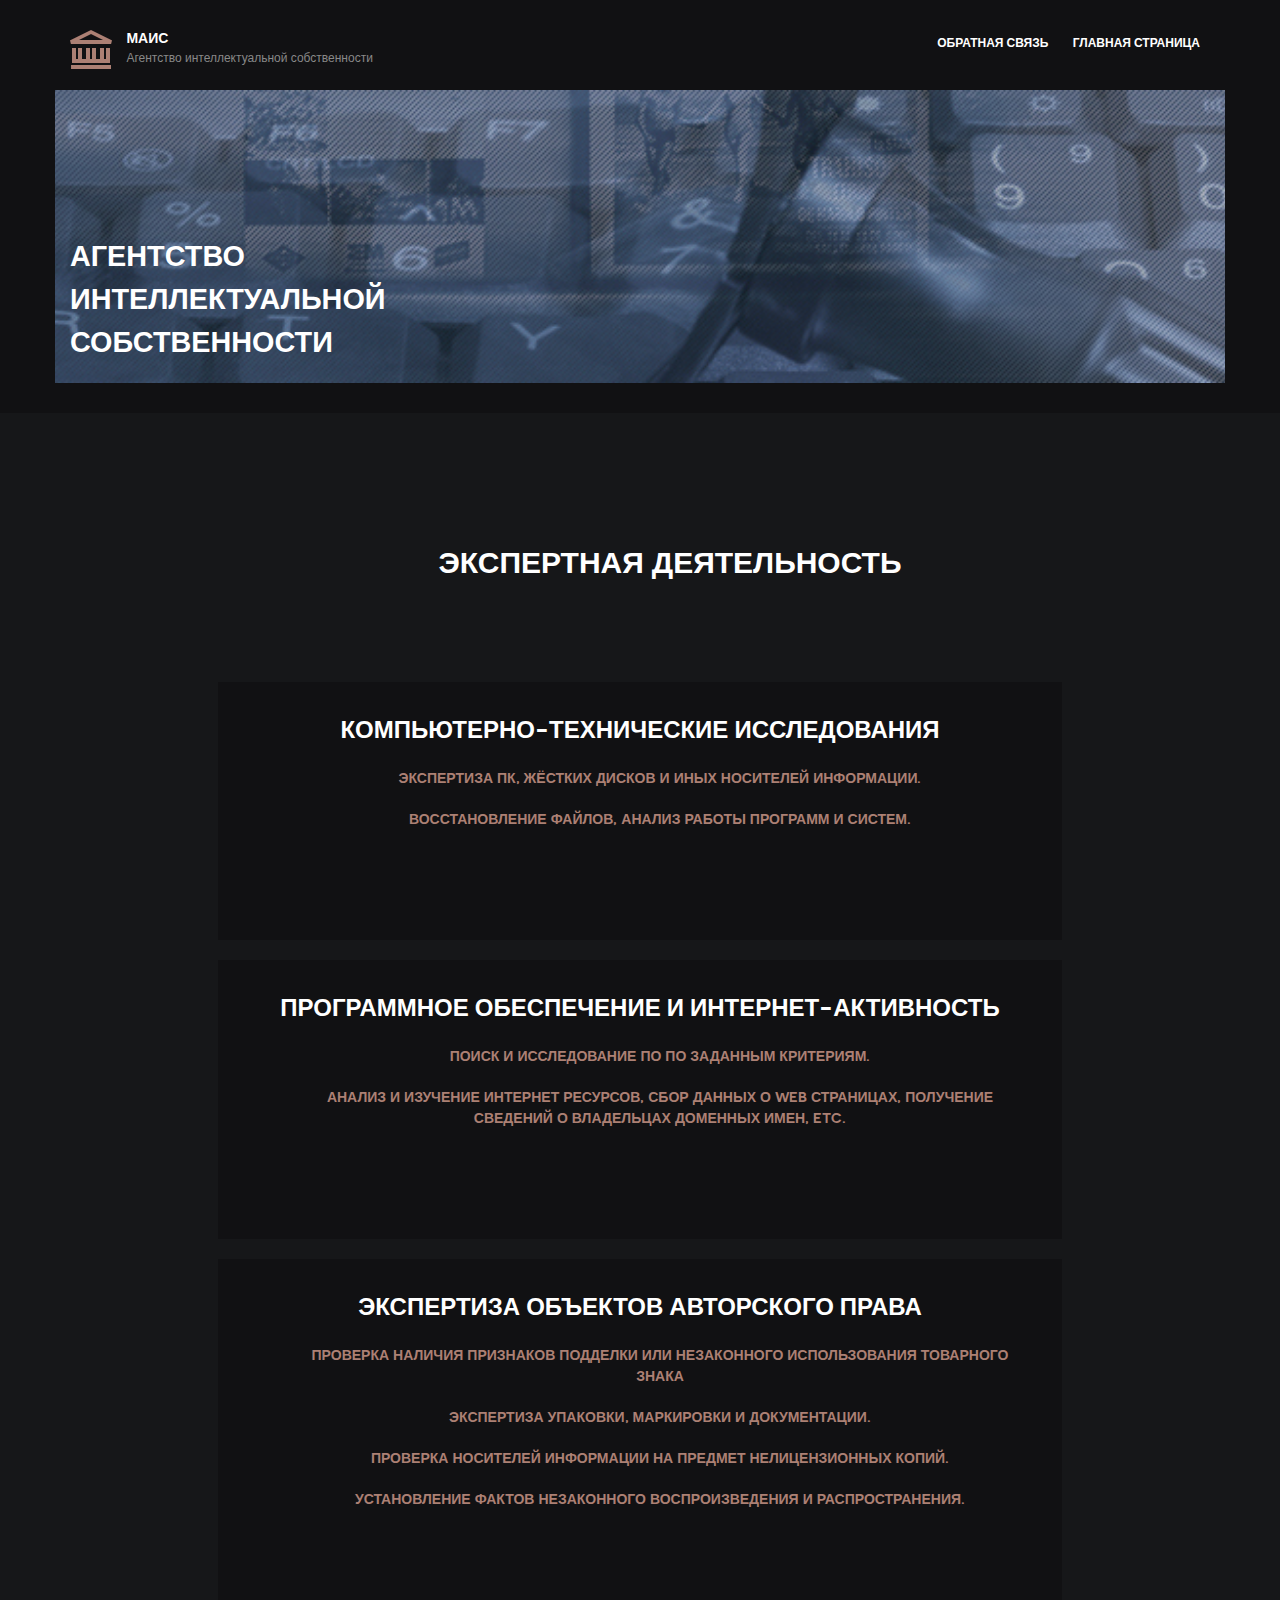
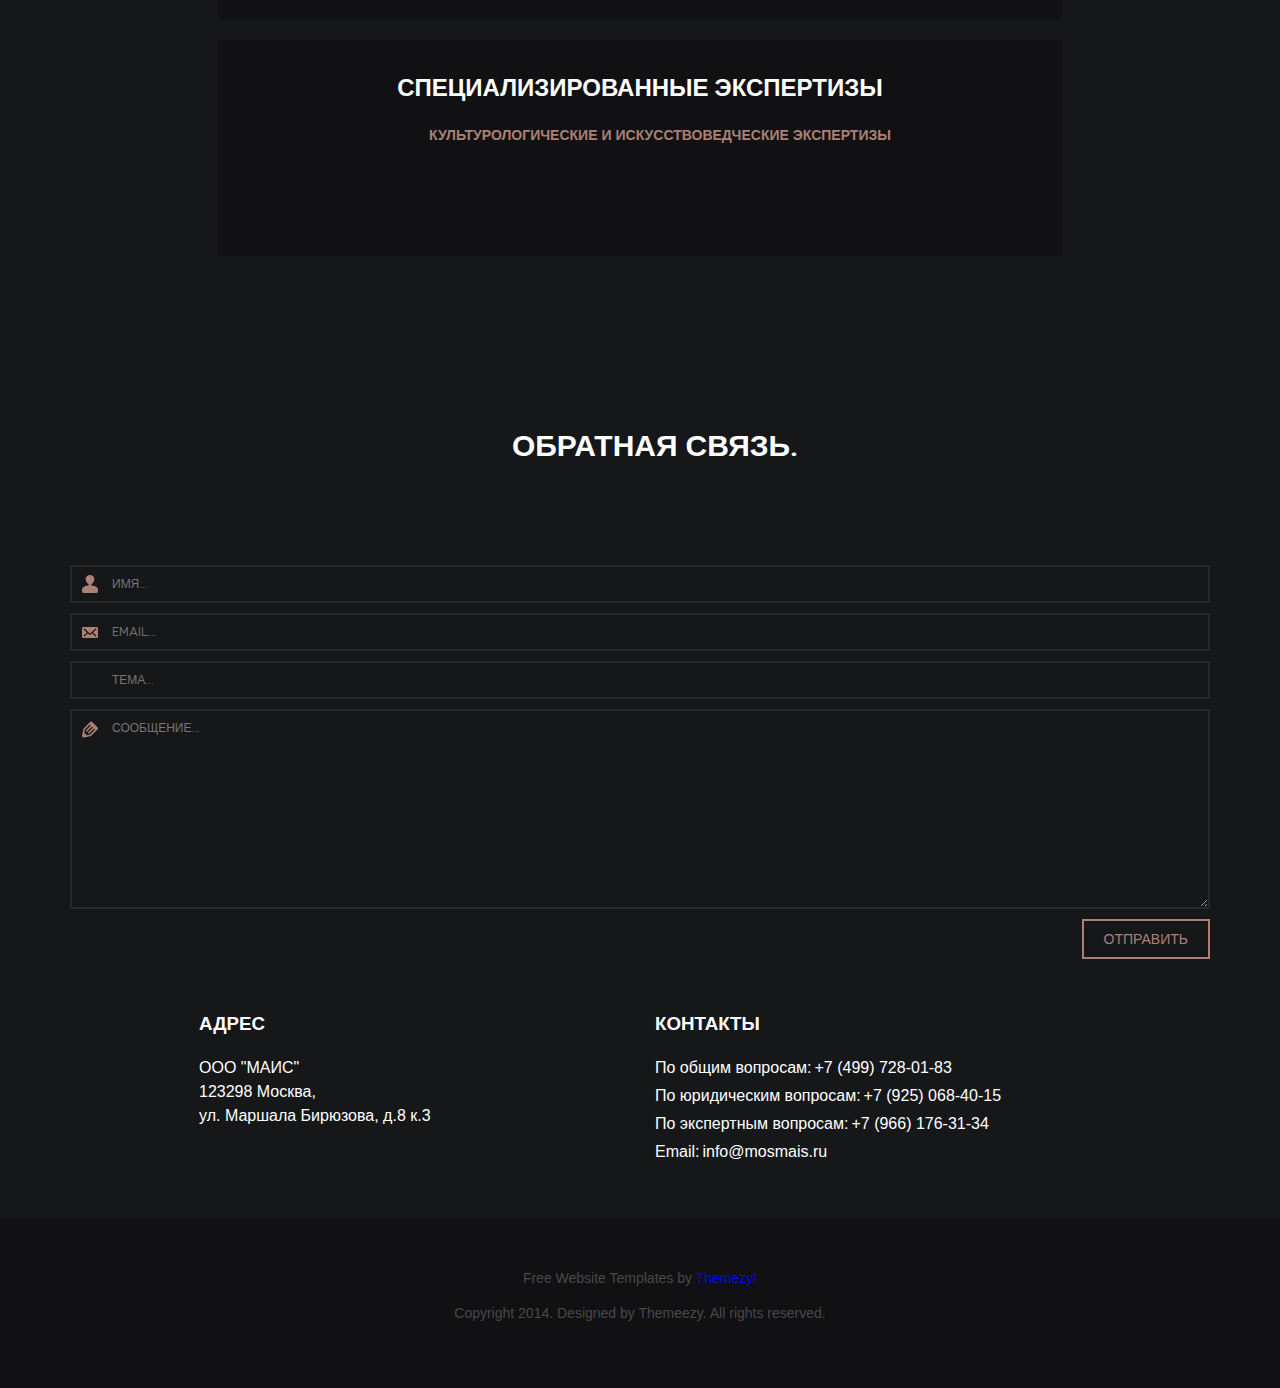
<file: expertise.html>
<!DOCTYPE html>
<html lang="en">

<head>
	<meta charset="UTF-8">
	<meta http-equiv="X-UA-Compatible" content="IE=edge">
	<meta name="viewport" content="width=device-width, initial-scale=1.0,maximum-scale=1">

	<title>Экспертная деятельность</title>

	<!-- Loading third party fonts -->
	<link href="fonts/font-awesome.min.css" rel="stylesheet" type="text/css">
	<link href="fonts/novecento-font/novecento-font.css" rel="stylesheet">

	<!-- Loading main css file -->
	<link rel="stylesheet" href="style.css">

	<!--[if lt IE 9]>
		<script src="js/ie-support/html5.js"></script>
		<script src="js/ie-support/respond.js"></script>
		<![endif]-->

</head>


<body>

	<div id="site-content">
		<header class="site-header">
			<div class="container">
				<a href="index.html" id="branding">
					<img src="images/logo.png" alt="Company Name" class="logo">
					<div class="branding-copy">
						<h1 class="site-title">МАИС</h1>
						<small class="site-description">Агентство интеллектуальной собственности</small>
					</div>
				</a>

				<nav class="main-navigation">
					<button type="button" class="menu-toggle"><i class="fa fa-bars"></i></button>
					<ul class="menu">
						<li class="menu-item"><a href="#contact-form">Обратная связь</a></li>
						<li class="menu-item"><a href="index.html">главная страница</a></li>
					</ul>
				</nav>
				<nav class="mobile-navigation"></nav>
			</div>
			<div class="hero">
				<div class="container header-container">
					<div class="row">
						<div class="col-md-4">
							<div class="hero-content">
								<h1 class="hero-title">Агентство интеллектуальной собственности</h1>
							</div>
						</div>
					</div>
				</div>
			</div> <!-- .hero-slider -->
		</header> <!-- .site-header -->

		<main class="main-content">

			<div class="fullwidth-block content">
				<div class="container">
					<div class="container">
						<div class="fullwidth-block content">
							<div class="container">
								<h2 class="entry-title text-center">Экспертная деятельность</h2>
							</div>
						</div>
					</div>
				</div>

				<div class="row row-item service-row">
					<div class="col-md-8">
						<div class="feature boxed">
							<div class="team team-item-add-page">
								<h2 class="text-center ">Компьютерно-технические исследования</h2>
								<ul class="team-ul">
									<li><small class="team-desc">Экспертиза ПК, жёстких дисков и иных носителей информации.</small></li>
									<li><small class="team-desc">Восстановление файлов, анализ работы программ и систем.</small></li>
								</ul>
							</div>
						</div>
					</div>
				</div>

				<div class="row row-item service-row">
					<div class="col-md-8">
						<div class="feature boxed">
							<div class="team team-item-add-page">
								<h2 class="text-center ">Программное обеспечение и интернет-активность</h2>
								<ul class="team-ul">
									<li>
										<small class="team-desc">Поиск и исследование ПО по заданным критериям.</small>
									</li>
									<li>
										<small class="team-desc">Анализ и изучение интернет ресурсов, сбор данных о WEB страницах, получение сведений о владельцах доменных имен, etc.</small>
									</li>
								</ul>
							</div>
						</div>
					</div>
				</div>

				<div class="row row-item service-row">
					<div class="col-md-8">
						<div class="feature boxed">
							<div class="team team-item-add-page">
								<h2 class="text-center ">Экспертиза объектов авторского права</h2>
								<ul class="team-ul">
									<li>
										<small class="team-desc">Проверка наличия признаков подделки или незаконного использования товарного знака</small>
									</li>
									<li>
										<small class="team-desc">Экспертиза упаковки, маркировки и документации.</small>
									</li>
									<li>
										<small class="team-desc">Проверка носителей информации на предмет нелицензионных копий.</small>
									</li>
									<li>
										<small class="team-desc">Установление фактов незаконного воспроизведения и распространения.</small>
									</li>
								</ul>
							</div>
						</div>
					</div>
				</div>

				<div class="row row-item service-row">
					<div class="col-md-8">
						<div class="feature boxed">
							<div class="team team-item-add-page">
								<h2 class="text-center ">Специализированные экспертизы</h2>
								<ul class="team-ul">
									<li>
										<small class="team-desc">Культурологические и искусствоведческие экспертизы</small>
									</li>
								</ul>
							</div>
						</div>
					</div>
				</div>
			</div>

			<!-- Contact -->
			<div id="contact-form" class="fullwidth-block content">
				<div class="container">
					<div class="fullwidth-block content">
						<div class="container">
							<h2 class="entry-title text-center">Обратная связь.</h2>
						</div>
					</div>
					<div class="row contact-info">
						<div class="col-md-12 col-md-offset-0">
							<form action="#" class="contact-form">
								<input type="text" id="name" placeholder="Имя...">
								<input type="text" id="email" placeholder="Email...">
								<input type="text" id="website" placeholder="Тема...">
								<textarea name="" id="message" placeholder="Сообщение..."></textarea>
								<div class="text-right">
									<input type="submit" value="Отправить">
								</div>
							</form>
						</div>
						<div class="col-md-12 address-phone">
							<div class="contact">
								<div class="col-md-6 content-container">
									<h3>Адрес</h3>
									<address>
										ООО "МАИС"<br>
										123298 Москва, <br>
										ул. Маршала Бирюзова, д.8 к.3
									</address>
								</div>
								<div class="col-md-6 content-container">
									<h3>Контакты</h3>
									<p>По общим вопросам: <a href="tel:+74997280183">+7 (499) 728-01-83</a></p>
									<p>По юридическим вопросам: <a href="tel:+79250684015">+7 (925) 068-40-15</a></p>
									<p>По экспертным вопросам: <a href="tel:+79661763134">+7 (966) 176-31-34</a></p>
									<p>Email: <a href="mailto:info@mosmais.ru" rel="nofollow">info@mosmais.ru</a></p>
								</div>
							</div>
						</div>
					</div>
				</div>
			</div>

		</main> <!-- .main-content -->

		<footer class="site-footer">
			<div class="copy">
				<p>Free Website Templates by <a target="_blank" href="http://www.themezy.com">Themezy!</a></p>
				<p>Copyright 2014. Designed by Themeezy. All rights reserved.</p>
			</div>
		</footer> <!-- .site-footer -->
	</div> <!-- #site-content -->



	<script src="js/jquery-1.11.1.min.js"></script>
	<script src="js/plugins.js"></script>
	<script src="js/app.js"></script>

</body>

</html>
</file>
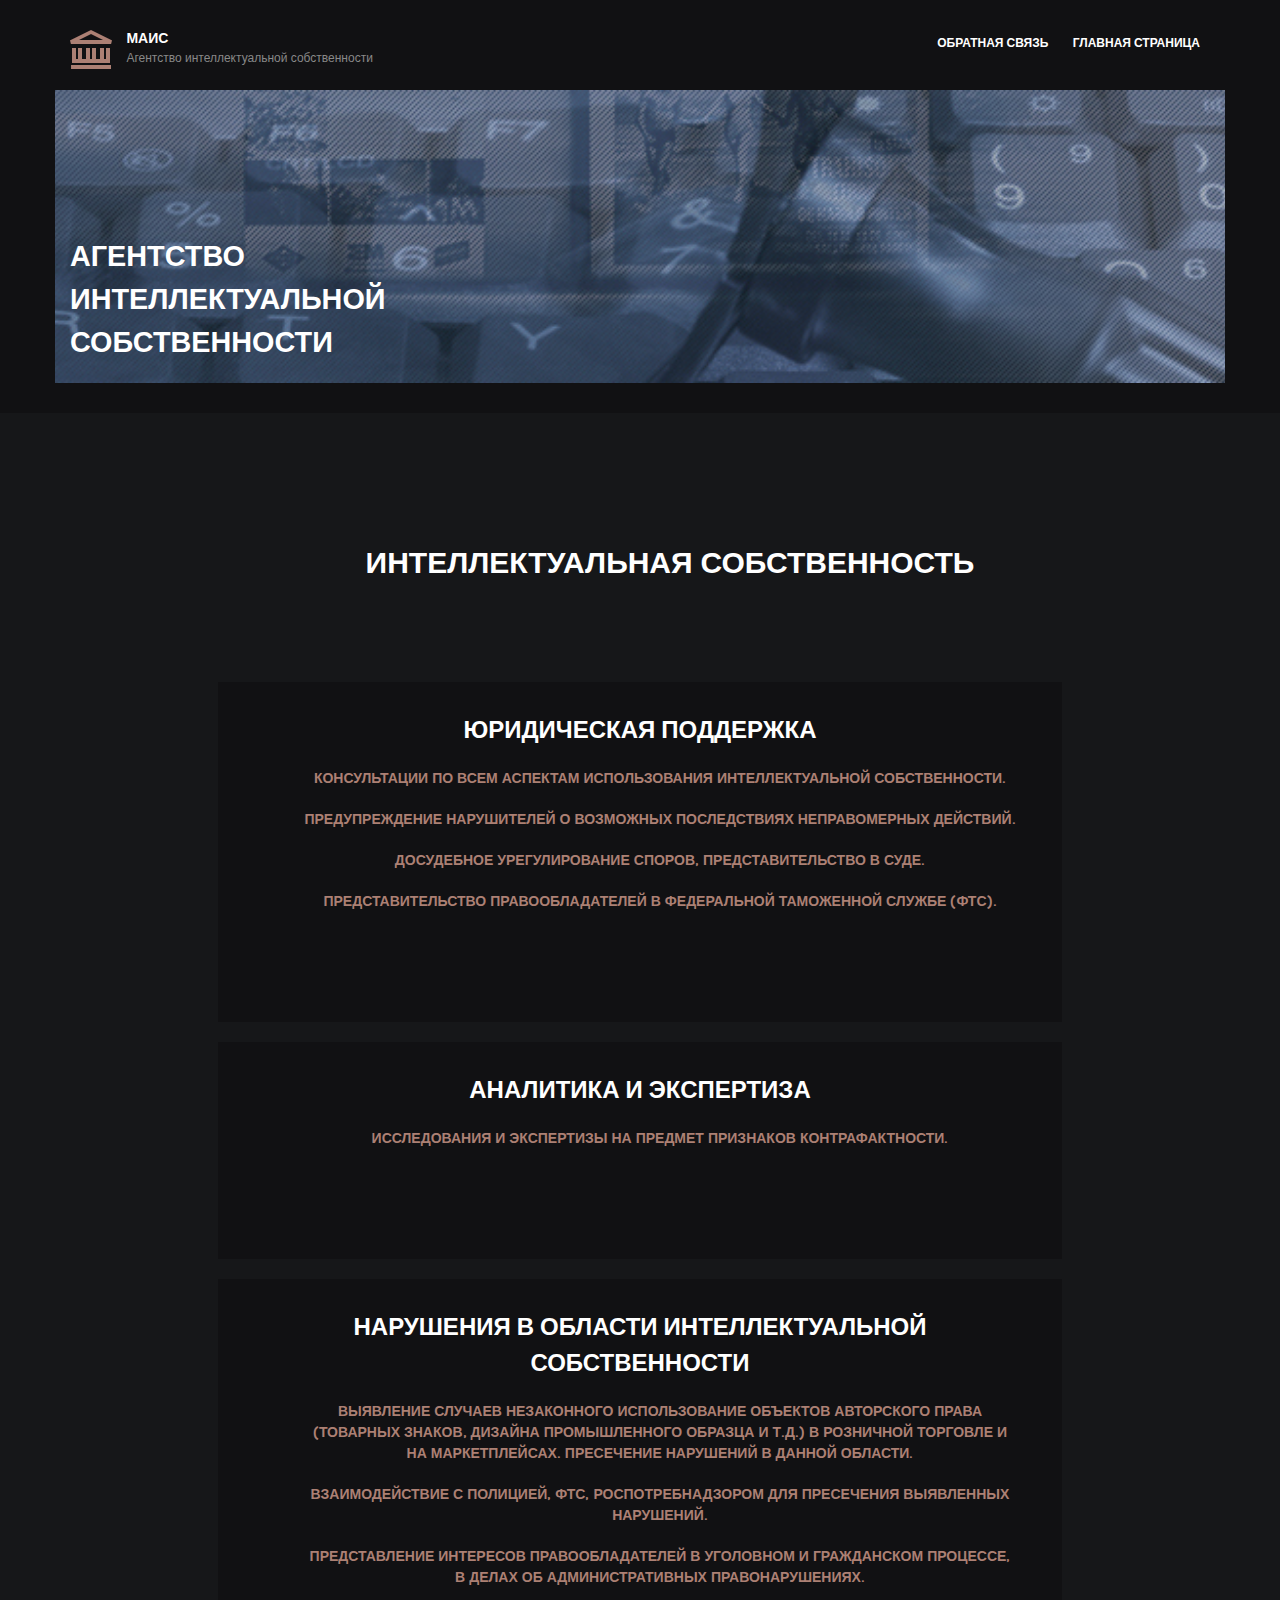
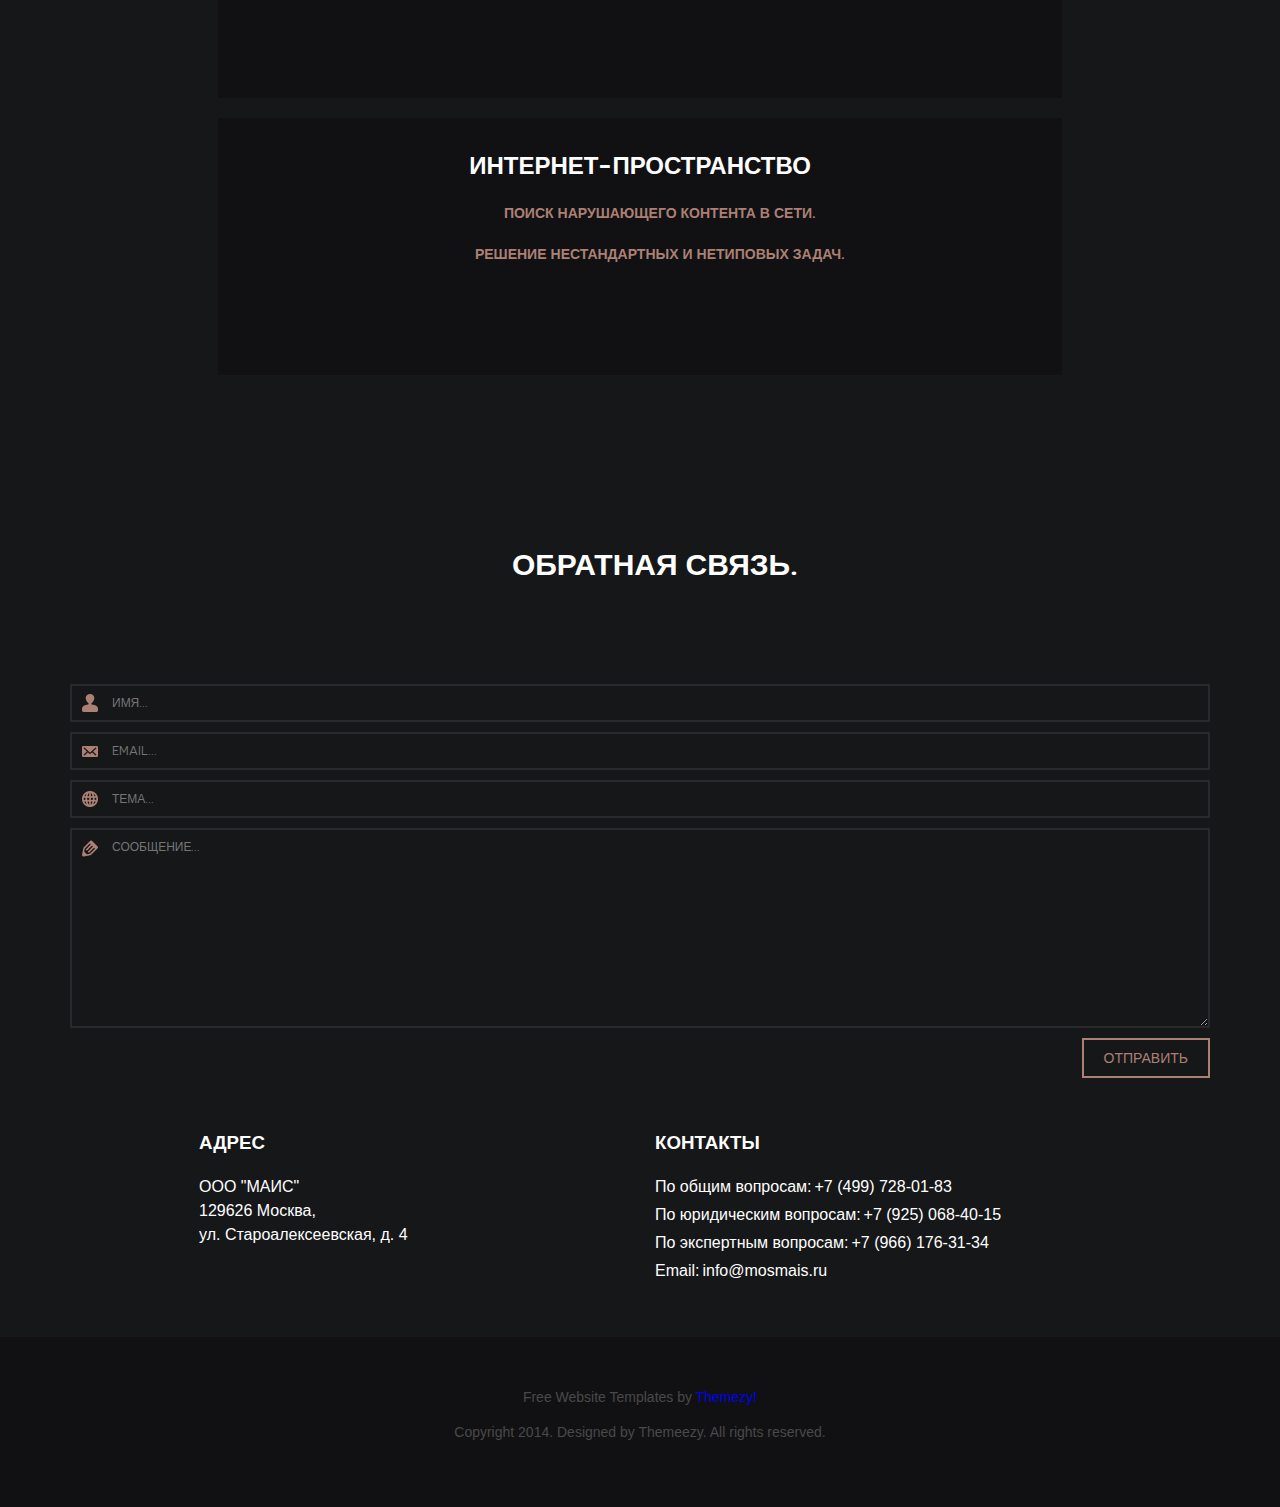
<file: Intellectual_property.html>
<!DOCTYPE html>
<html lang="en">

<head>
	<meta charset="UTF-8">
	<meta http-equiv="X-UA-Compatible" content="IE=edge">
	<meta name="viewport" content="width=device-width, initial-scale=1.0,maximum-scale=1">

	<title>Интеллектуальная собственность</title>

	<!-- Loading third party fonts -->
	<link href="fonts/font-awesome.min.css" rel="stylesheet" type="text/css">
	<link href="fonts/novecento-font/novecento-font.css" rel="stylesheet">

	<!-- Loading main css file -->
	<link rel="stylesheet" href="style.css">

	<!--[if lt IE 9]>
		<script src="js/ie-support/html5.js"></script>
		<script src="js/ie-support/respond.js"></script>
		<![endif]-->

</head>


<body>

	<div id="site-content">
		<header class="site-header">
			<div class="container">
				<a href="index.html" id="branding">
					<img src="images/logo.png" alt="Company Name" class="logo">
					<div class="branding-copy">
						<h1 class="site-title">МАИС</h1>
						<small class="site-description">Агентство интеллектуальной собственности</small>
					</div>
				</a>

				<nav class="main-navigation">
					<button type="button" class="menu-toggle"><i class="fa fa-bars"></i></button>
					<ul class="menu">
						<li class="menu-item"><a href="#contact-form">Обратная связь</a></li>
						<li class="menu-item"><a href="index.html">главная страница</a></li>
					</ul>
				</nav>
				<nav class="mobile-navigation"></nav>
			</div>
			<div class="hero">
				<div class="container header-container">
					<div class="row">
						<div class="col-md-4">
							<div class="hero-content">
								<h1 class="hero-title">Агентство интеллектуальной собственности</h1>
							</div>
						</div>
					</div>
				</div>
			</div> <!-- .hero-slider -->
		</header> <!-- .site-header -->

		<main class="main-content">

			<div class="fullwidth-block content">
				<div class="container">
					<div class="container">
						<div class="fullwidth-block content">
							<div class="container">
								<h2 class="entry-title text-center">Интеллектуальная собственность</h2>
							</div>
						</div>
					</div>
				</div>

				<div class="row row-item service-row">
					<div class="col-md-8">
						<div class="feature boxed">
							<div class="team team-item-add-page">
								<h2 class="text-center ">Юридическая поддержка</h2>
								<ul class="team-ul">
									<li><small class="team-desc">Консультации по всем аспектам использования интеллектуальной собственности.</small></li>
									<li><small class="team-desc">Предупреждение нарушителей о возможных последствиях неправомерных действий.</small></li>
									<li><small class="team-desc">Досудебное урегулирование споров, представительство в суде.</small></li>
									<li><small class="team-desc">Представительство правообладателей в Федеральной таможенной службе (ФТС).</small></li>
								</ul>
							</div>
						</div>
					</div>
				</div>

				<div class="row row-item service-row">
					<div class="col-md-8">
						<div class="feature boxed">
							<div class="team team-item-add-page">
								<h2 class="text-center ">Аналитика и экспертиза</h2>
								<ul class="team-ul">
									<li>
										<small class="team-desc">Исследования и экспертизы на предмет признаков контрафактности.</small>
									</li>
								</ul>
							</div>
						</div>
					</div>
				</div>

				<div class="row row-item service-row">
					<div class="col-md-8">
						<div class="feature boxed">
							<div class="team team-item-add-page">
								<h2 class="text-center ">Нарушения в области интеллектуальной собственности</h2>
								<ul class="team-ul">
									<li>
										<small class="team-desc">Выявление случаев незаконного использование объектов авторского
											права (товарных знаков, дизайна промышленного образца и т.д.) в розничной
											торговле и на маркетплейсах. Пресечение нарушений в данной области.</small>
									</li>
									<li>
										<small class="team-desc">Взаимодействие с полицией, ФТС, Роспотребнадзором для пресечения выявленных нарушений.</small>
									</li>
									<li>
										<small class="team-desc">Представление интересов правообладателей в уголовном и гражданском процессе, 
											в делах об административных правонарушениях.</small>
									</li>
								</ul>
							</div>
						</div>
					</div>
				</div>

				<div class="row row-item service-row">
					<div class="col-md-8">
						<div class="feature boxed">
							<div class="team team-item-add-page">
								<h2 class="text-center ">Интернет-пространство</h2>
								<ul class="team-ul">
									<li>
										<small class="team-desc">Поиск нарушающего контента в сети.</small>
									</li>
									<li>
										<small class="team-desc">Решение нестандартных и нетиповых задач.</small>
									</li>
								</ul>
							</div>
						</div>
					</div>
				</div>
			</div>

			<!-- Contact -->
			<div id="contact-form" class="fullwidth-block content">
				<div class="container">
					<div class="fullwidth-block content">
						<div class="container">
							<h2 class="entry-title text-center">Обратная связь.</h2>
						</div>
					</div>
					<div class="row contact-info">
						<div class="col-md-12 col-md-offset-0">
							<form action="#" class="contact-form" id="message-form">
								<input type="text" id="name" placeholder="Имя...">
								<input type="text" id="email" placeholder="Email...">
								<input type="text" id="topic" placeholder="Тема...">
								<textarea name="" id="message" placeholder="Сообщение..."></textarea>
								<div class="text-right">
									<input type="submit" value="Отправить">
								</div>
							</form>
						</div>
						<div class="col-md-12 address-phone">
							<div class="contact">
								<div class="col-md-6 content-container">
									<h3>Адрес</h3>
									<address>
										ООО "МАИС"<br>
										129626 Москва, <br>
										ул. Староалексеевская, д. 4
									</address>
								</div>
								<div class="col-md-6 content-container">
									<h3>Контакты</h3>
									<p>По общим вопросам: <a href="tel:+74997280183">+7 (499) 728-01-83</a></p>
									<p>По юридическим вопросам: <a href="tel:+79250684015">+7 (925) 068-40-15</a></p>
									<p>По экспертным вопросам: <a href="tel:+79661763134">+7 (966) 176-31-34</a></p>
									<p>Email: <a href="mailto:info@mosmais.ru" rel="nofollow">info@mosmais.ru</a></p>
								</div>
							</div>
						</div>
					</div>
				</div>
			</div>

			<!--to top button-->
    		<button class="to-top" aria-label="Наверх"><img src="images/arrow-square-up.svg" alt="декоративное"></button>

		</main> <!-- .main-content -->

		<footer class="site-footer">
			<div class="copy">
				<p>Free Website Templates by <a target="_blank" href="http://www.themezy.com">Themezy!</a></p>
				<p>Copyright 2014. Designed by Themeezy. All rights reserved.</p>
			</div>
		</footer> <!-- .site-footer -->
	</div> <!-- #site-content -->



	<script src="js/jquery-1.11.1.min.js"></script>
	<script src="js/plugins.js"></script>
	<script src="js/app.js"></script>

</body>

</html>
</file>
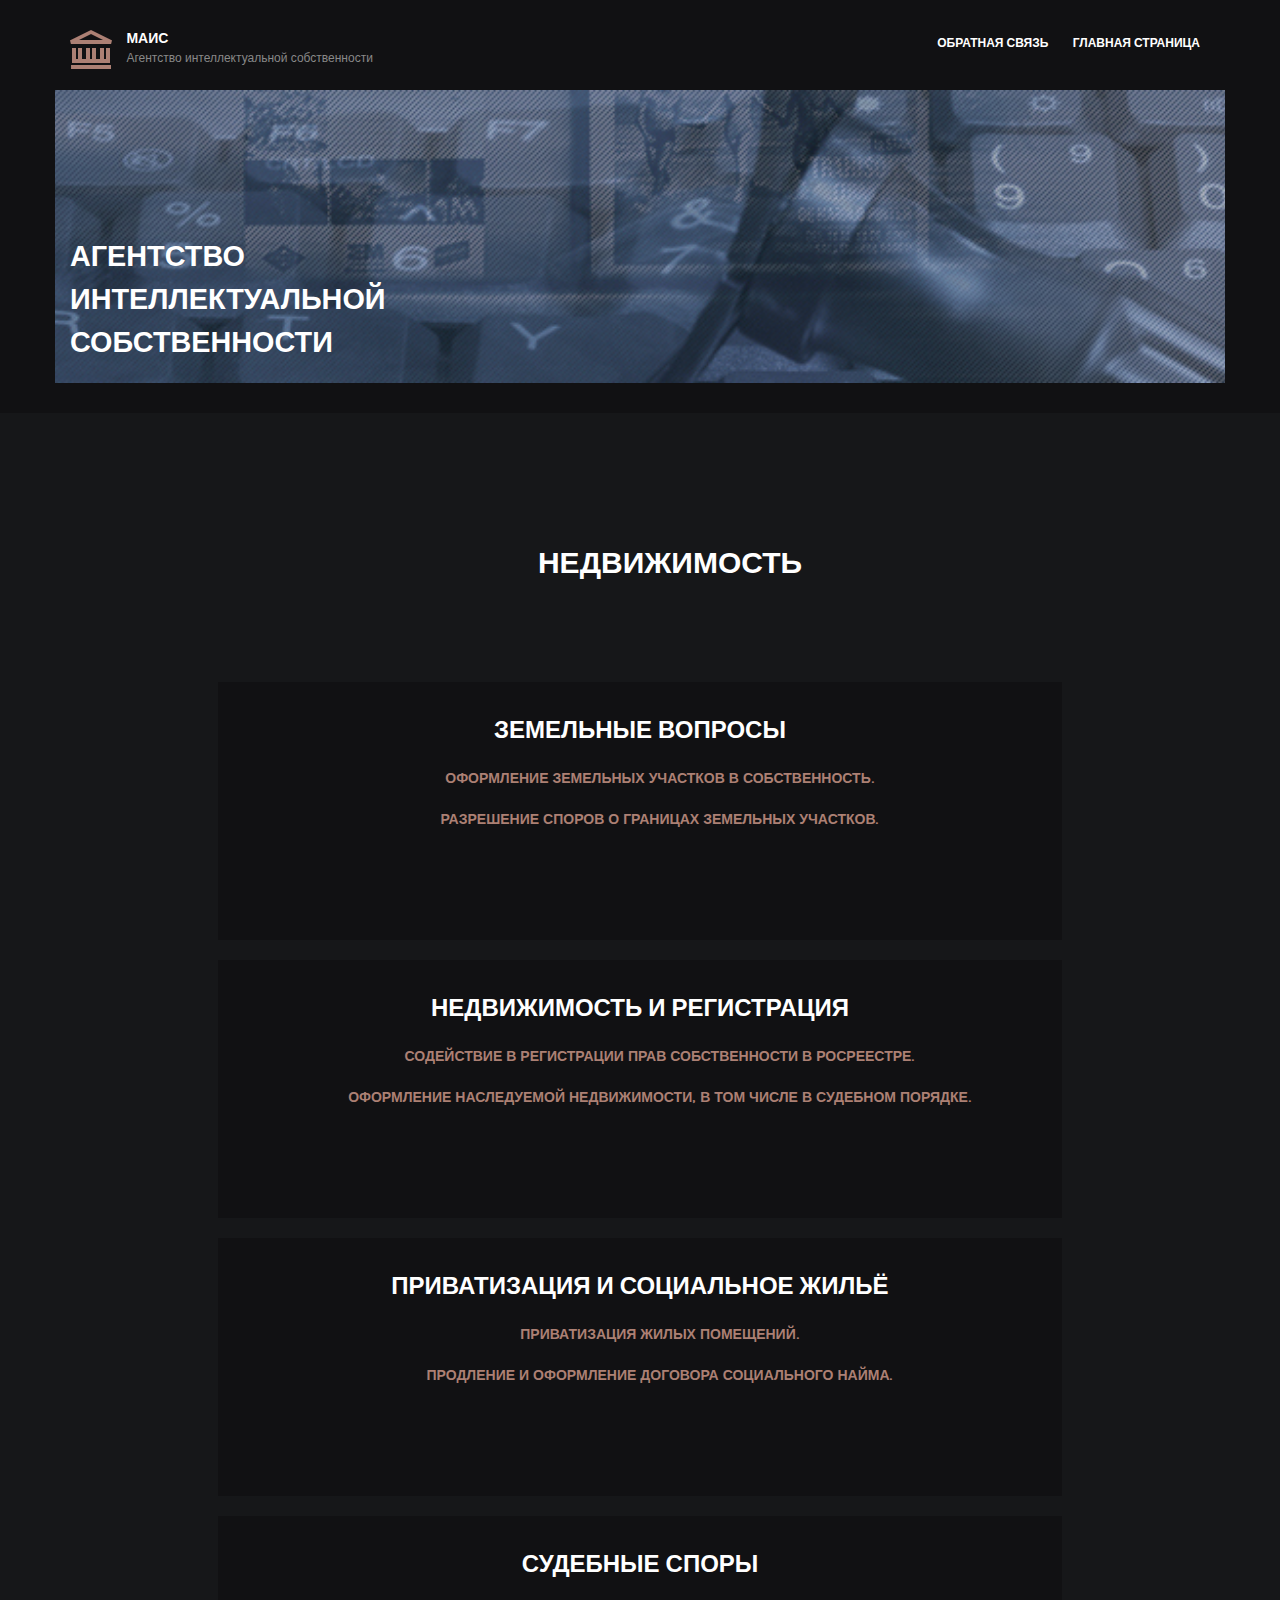
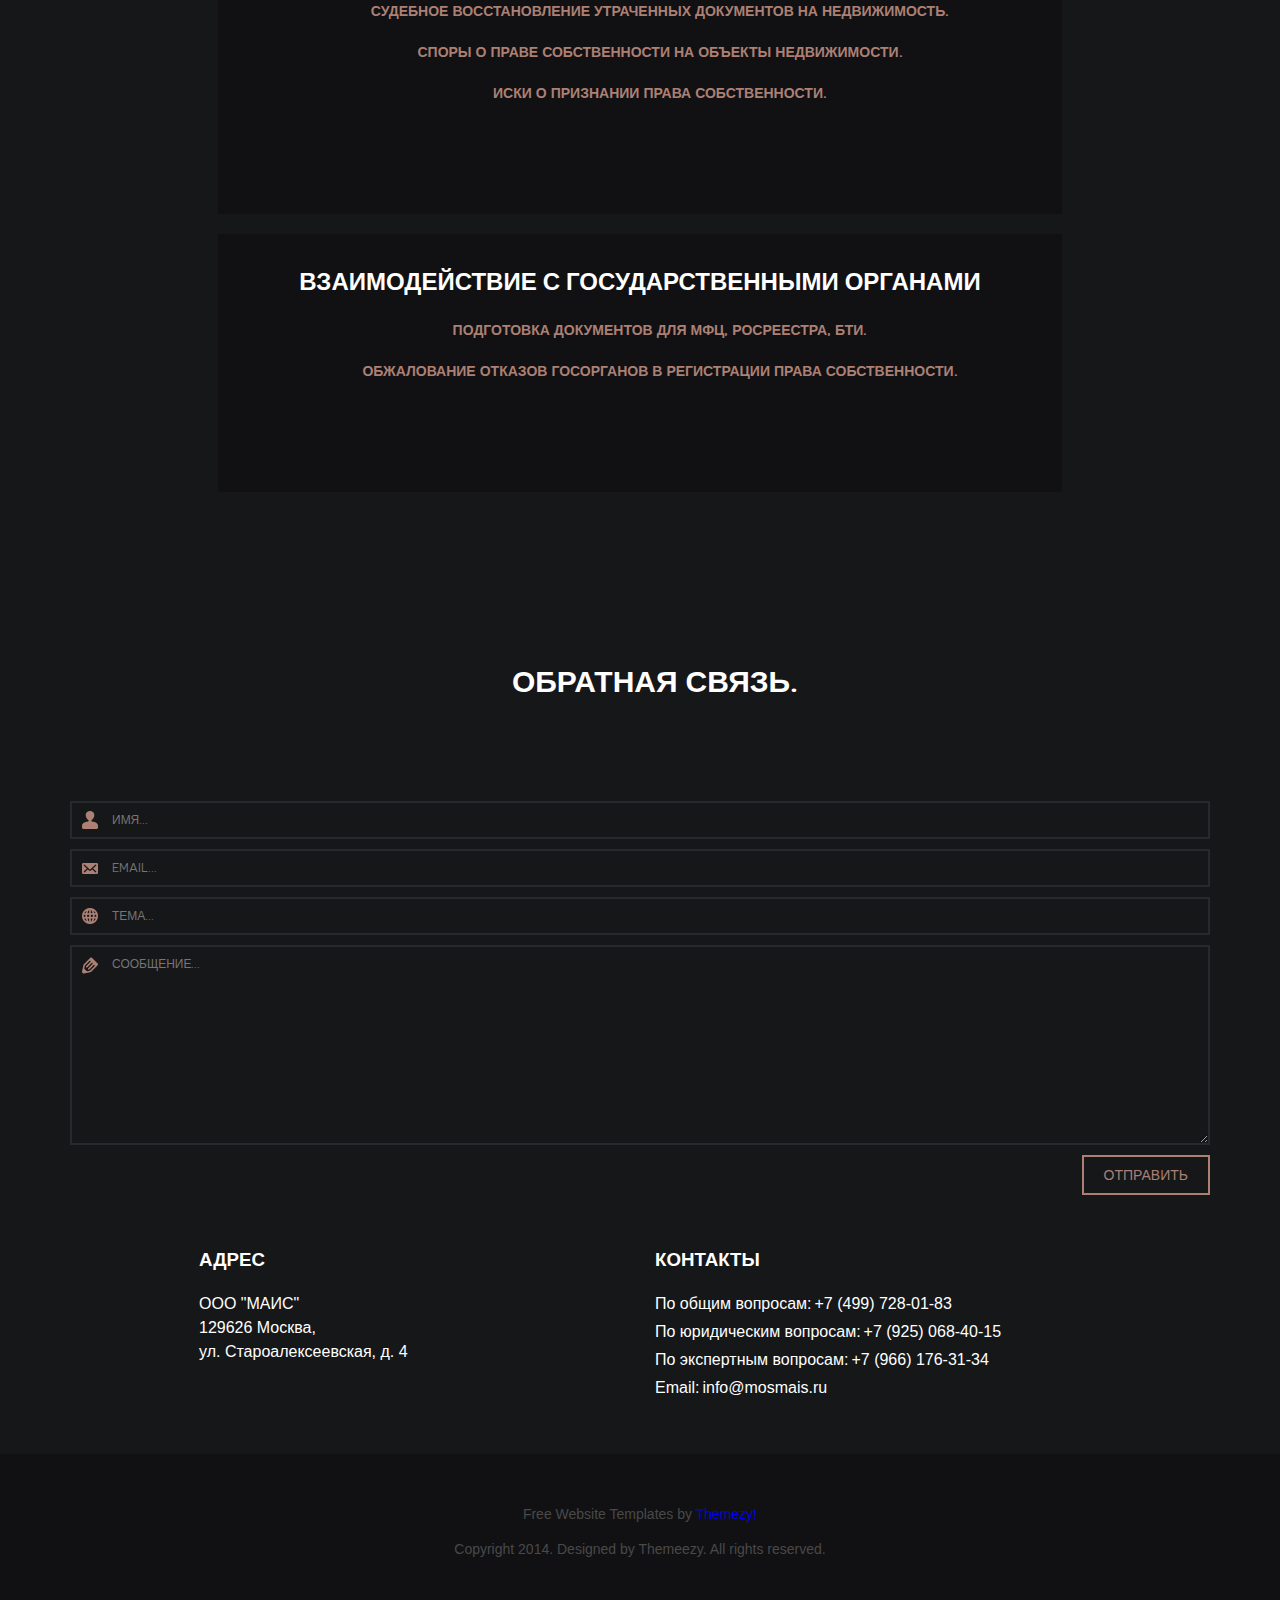
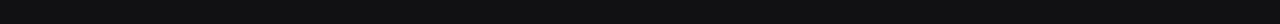
<file: real_estate.html>
<!DOCTYPE html>
<html lang="en">

<head>
	<meta charset="UTF-8">
	<meta http-equiv="X-UA-Compatible" content="IE=edge">
	<meta name="viewport" content="width=device-width, initial-scale=1.0,maximum-scale=1">

	<title>Недвижимость — МАИС</title>

	<!-- SEO -->
	<meta name="description"
		content="Юридическая помощь по вопросам недвижимости: регистрация прав, приватизация, споры о собственности, земельные участки, представительство в суде.">
	<meta name="keywords"
		content="недвижимость, регистрация прав, Росреестр, приватизация, социальное жильё, споры о собственности, земельные участки, МФЦ, БТИ, МАИС, Москва">

	<!-- Open Graph -->
	<meta property="og:title" content="Недвижимость — МАИС">
	<meta property="og:description"
		content="Правовая поддержка по вопросам недвижимости: оформление, регистрация, судебные споры и приватизация. Консультации и сопровождение в МАИС.">
	<meta property="og:type" content="website">
	<meta property="og:locale" content="ru_RU">
	<meta property="og:url" content="https://mosmais.ru/real_estate.html">
	<meta property="og:site_name" content="МАИС">
	<meta property="og:image" content="https://mosmais.ru/logo/logo.svg">


	<!-- Loading third party fonts -->
	<link href="fonts/font-awesome.min.css" rel="stylesheet" type="text/css">
	<link href="fonts/novecento-font/novecento-font.css" rel="stylesheet">

	<!-- Loading main css file -->
	<link rel="stylesheet" href="style.css">

	<!--[if lt IE 9]>
		<script src="js/ie-support/html5.js"></script>
		<script src="js/ie-support/respond.js"></script>
		<![endif]-->

</head>


<body>

	<div id="site-content">
		<header class="site-header">
			<div class="container">
				<a href="index.html" id="branding">
					<img src="images/logo.png" alt="Company Name" class="logo">
					<div class="branding-copy">
						<h1 class="site-title">МАИС</h1>
						<small class="site-description">Агентство интеллектуальной собственности</small>
					</div>
				</a>

				<nav class="main-navigation">
					<button type="button" class="menu-toggle"><i class="fa fa-bars"></i></button>
					<ul class="menu">
						<li class="menu-item"><a href="#contact-form">Обратная связь</a></li>
						<li class="menu-item"><a href="index.html">главная страница</a></li>
					</ul>
				</nav>
				<nav class="mobile-navigation"></nav>
			</div>
			<div class="hero">
				<div class="container header-container">
					<div class="row">
						<div class="col-md-4">
							<div class="hero-content">
								<h1 class="hero-title">Агентство интеллектуальной собственности</h1>
							</div>
						</div>
					</div>
				</div>
			</div> <!-- .hero-slider -->
		</header> <!-- .site-header -->

		<main class="main-content">

			<div class="fullwidth-block content">
				<div class="container">
					<div class="container">
						<div class="fullwidth-block content">
							<div class="container">
								<h2 class="entry-title text-center">Недвижимость</h2>
							</div>
						</div>
					</div>
				</div>

				<div class="row row-item service-row">
					<div class="col-md-8">
						<div class="feature boxed">
							<div class="team team-item-add-page">
								<h2 class="text-center ">Земельные вопросы</h2>
								<ul class="team-ul">
									<li><small class="team-desc">Оформление земельных участков в собственность.</small>
									</li>
									<li><small class="team-desc">Разрешение споров о границах земельных
											участков.</small></li>
								</ul>
							</div>
						</div>
					</div>
				</div>

				<div class="row row-item service-row">
					<div class="col-md-8">
						<div class="feature boxed">
							<div class="team team-item-add-page">
								<h2 class="text-center ">Недвижимость и регистрация</h2>
								<ul class="team-ul">
									<li>
										<small class="team-desc">Содействие в регистрации прав собственности в
											Росреестре.</small>
									</li>
									<li>
										<small class="team-desc">Оформление наследуемой недвижимости, в том числе в
											судебном порядке.</small>
									</li>
								</ul>
							</div>
						</div>
					</div>
				</div>

				<div class="row row-item service-row">
					<div class="col-md-8">
						<div class="feature boxed">
							<div class="team team-item-add-page">
								<h2 class="text-center ">Приватизация и социальное жильё</h2>
								<ul class="team-ul">
									<li>
										<small class="team-desc">Приватизация жилых помещений.</small>
									</li>
									<li>
										<small class="team-desc">Продление и оформление договора социального
											найма.</small>
									</li>
								</ul>
							</div>
						</div>
					</div>
				</div>

				<div class="row row-item service-row">
					<div class="col-md-8">
						<div class="feature boxed">
							<div class="team team-item-add-page">
								<h2 class="text-center ">Судебные споры</h2>
								<ul class="team-ul">
									<li>
										<small class="team-desc">Судебное восстановление утраченных документов на
											недвижимость.</small>
									</li>
									<li>
										<small class="team-desc">Споры о праве собственности на объекты
											недвижимости.</small>
									</li>
									<li>
										<small class="team-desc">Иски о признании права собственности.</small>
									</li>
								</ul>
							</div>
						</div>
					</div>
				</div>

				<div class="row row-item service-row">
					<div class="col-md-8">
						<div class="feature boxed">
							<div class="team team-item-add-page">
								<h2 class="text-center ">Взаимодействие с государственными органами</h2>
								<ul class="team-ul">
									<li>
										<small class="team-desc">Подготовка документов для МФЦ, Росреестра, БТИ.</small>
									</li>
									<li>
										<small class="team-desc">Обжалование отказов госорганов в регистрации права
											собственности.</small>
									</li>
								</ul>
							</div>
						</div>
					</div>
				</div>

			</div>

			<!-- Contact -->
			<div id="contact-form" class="fullwidth-block content">
				<div class="container">
					<div class="fullwidth-block content">
						<div class="container">
							<h2 class="entry-title text-center">Обратная связь.</h2>
						</div>
					</div>
					<div class="row contact-info">
						<div class="col-md-12 col-md-offset-0">
							<form action="#" class="contact-form" id="message-form">
								<input type="text" id="name" placeholder="Имя...">
								<input type="text" id="email" placeholder="Email...">
								<input type="text" id="topic" placeholder="Тема...">
								<textarea name="" id="message" placeholder="Сообщение..."></textarea>
								<div class="text-right">
									<input type="submit" value="Отправить">
								</div>
							</form>
						</div>
						<div class="col-md-12 address-phone">
							<div class="contact">
								<div class="col-md-6 content-container">
									<h3>Адрес</h3>
									<address>
										ООО "МАИС"<br>
										129626 Москва, <br>
										ул. Староалексеевская, д. 4
									</address>
								</div>
								<div class="col-md-6 content-container">
									<h3>Контакты</h3>
									<p>По общим вопросам: <a href="tel:+74997280183">+7 (499) 728-01-83</a></p>
									<p>По юридическим вопросам: <a href="tel:+79250684015">+7 (925) 068-40-15</a></p>
									<p>По экспертным вопросам: <a href="tel:+79661763134">+7 (966) 176-31-34</a></p>
									<p>Email: <a href="mailto:info@mosmais.ru" rel="nofollow">info@mosmais.ru</a></p>
								</div>
							</div>
						</div>
					</div>
				</div>
			</div>

			<!--to top button-->
			<button class="to-top" aria-label="Наверх"><img src="images/arrow-square-up.svg"
					alt="декоративное"></button>

		</main> <!-- .main-content -->

		<footer class="site-footer">
			<div class="copy">
				<p>Free Website Templates by <a target="_blank" href="http://www.themezy.com">Themezy!</a></p>
				<p>Copyright 2014. Designed by Themeezy. All rights reserved.</p>
			</div>
		</footer> <!-- .site-footer -->
	</div> <!-- #site-content -->



	<script src="js/jquery-1.11.1.min.js"></script>
	<script src="js/plugins.js"></script>
	<script src="js/app.js"></script>

</body>

</html>
</file>
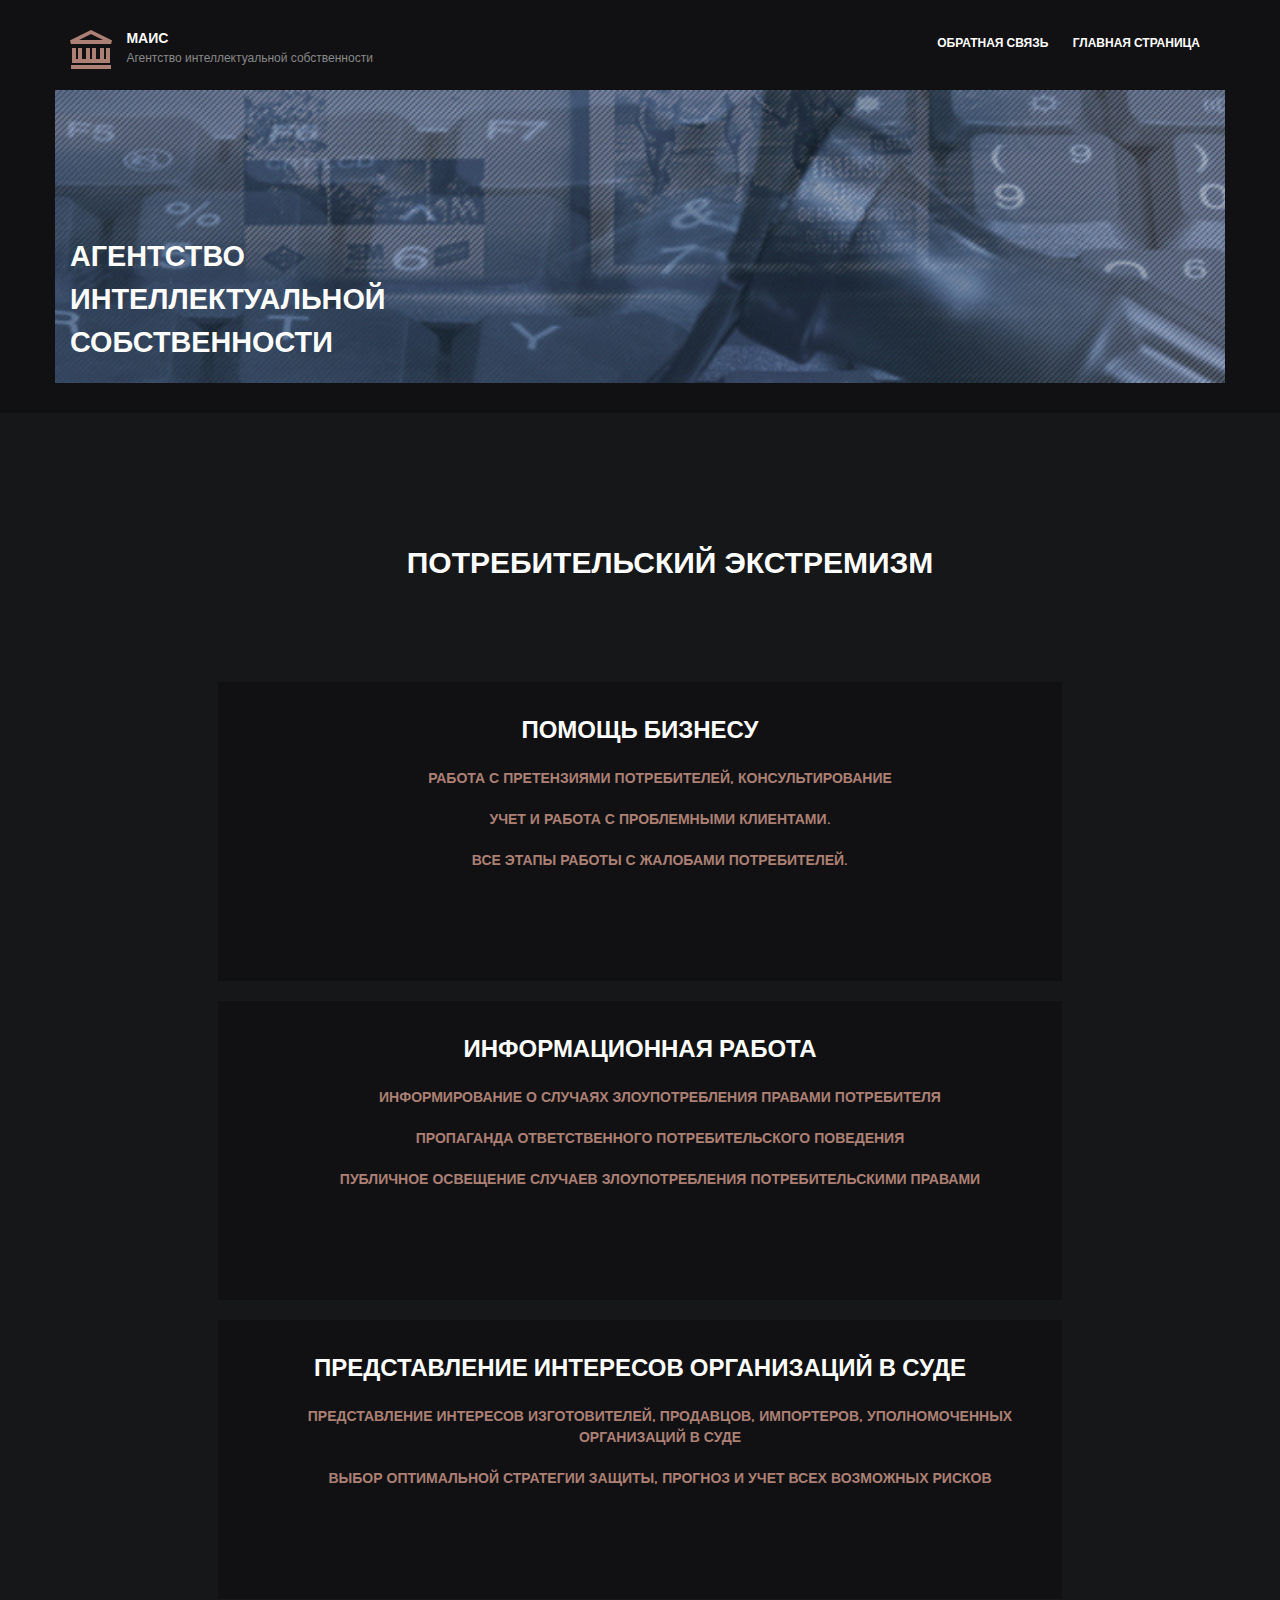
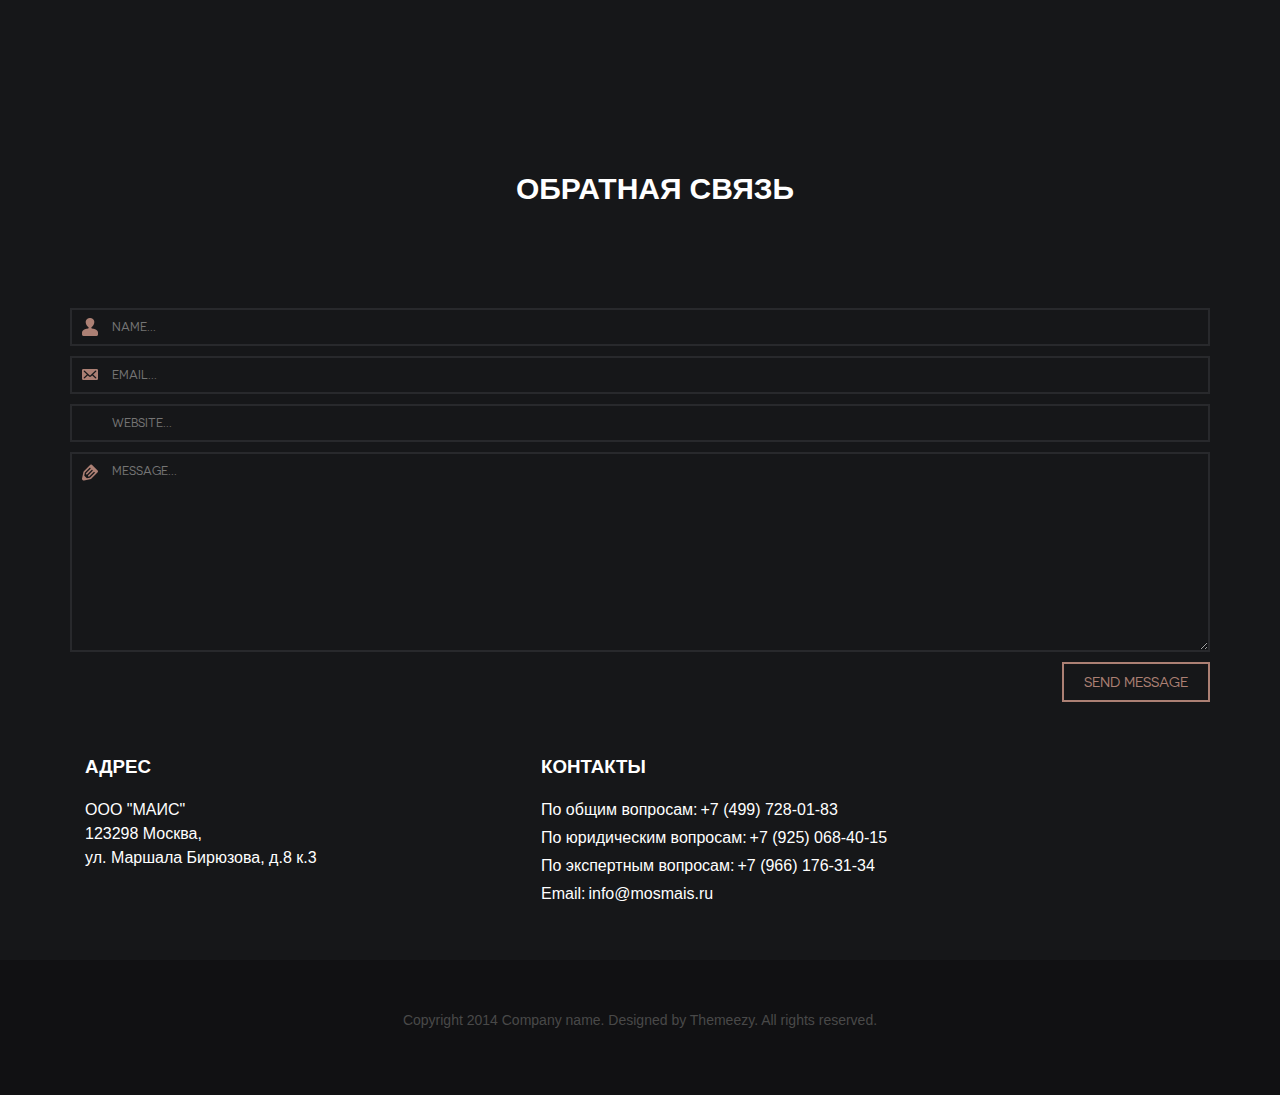
<file: сonsumer_extremism.html>
<!DOCTYPE html>
<html lang="en">

<head>
	<meta charset="UTF-8">
	<meta http-equiv="X-UA-Compatible" content="IE=edge">
	<meta name="viewport" content="width=device-width, initial-scale=1.0,maximum-scale=1">

	<title>Потребительский экстремизм</title>

	<!-- Loading third party fonts -->
	<link href="fonts/font-awesome.min.css" rel="stylesheet" type="text/css">
	<link href="fonts/novecento-font/novecento-font.css" rel="stylesheet">

	<!-- Loading main css file -->
	<link rel="stylesheet" href="style.css">

	<!--[if lt IE 9]>
		<script src="js/ie-support/html5.js"></script>
		<script src="js/ie-support/respond.js"></script>
		<![endif]-->

</head>


<body>

	<div id="site-content">
		<header class="site-header">
			<div class="container">
				<a href="index.html" id="branding">
					<img src="images/logo.png" alt="Company Name" class="logo">
					<div class="branding-copy">
						<h1 class="site-title">МАИС</h1>
						<small class="site-description">Агентство интеллектуальной собственности</small>
					</div>
				</a>

				<nav class="main-navigation">
					<button type="button" class="menu-toggle"><i class="fa fa-bars"></i></button>
					<ul class="menu">
						<li class="menu-item"><a href="#contact-form">Обратная связь</a></li>
						<li class="menu-item"><a href="index.html">главная страница</a></li>
					</ul>
				</nav>
				<nav class="mobile-navigation"></nav>
			</div>
			<div class="hero">
				<div class="container header-container">
					<div class="row">
						<div class="col-md-4">
							<div class="hero-content">
								<h1 class="hero-title">Агентство интеллектуальной собственности</h1>
							</div>
						</div>
					</div>
				</div>
			</div> <!-- .hero-slider -->
		</header> <!-- .site-header -->

		<main class="main-content">

			<div class="fullwidth-block content">
				<div class="container">
					<div class="container">
						<div class="fullwidth-block content">
							<div class="container">
								<h2 class="entry-title text-center">Потребительский экстремизм</h2>
							</div>
						</div>
					</div>
				</div>

				<div class="row row-item service-row">
					<div class="col-md-8">
						<div class="feature boxed">
							<div class="team team-item-add-page">
								<h2 class="text-center ">Помощь бизнесу</h2>
								<ul class="team-ul">
									<li><small class="team-desc">Работа с претензиями потребителей, консультирование</small></li>
									<li><small class="team-desc">Учет и работа с проблемными клиентами.</small></li>
									<li><small class="team-desc">Все этапы работы с жалобами потребителей.</small></li>
								</ul>
							</div>
						</div>
					</div>
				</div>

				<div class="row row-item service-row">
					<div class="col-md-8">
						<div class="feature boxed">
							<div class="team team-item-add-page">
								<h2 class="text-center ">Информационная работа</h2>
								<ul class="team-ul">
									<li><small class="team-desc">Информирование о случаях злоупотребления правами потребителя</small></li>
									<li><small class="team-desc">Пропаганда ответственного потребительского поведения</small></li>
									<li><small class="team-desc">Публичное освещение случаев злоупотребления потребительскими правами</small></li>
								</ul>
							</div>
						</div>
					</div>
				</div>

				<div class="row row-item service-row">
					<div class="col-md-8">
						<div class="feature boxed">
							<div class="team team-item-add-page">
								<h2 class="text-center ">Представление интересов организаций в суде</h2>
								<ul class="team-ul">
									<li><small class="team-desc">Представление интересов изготовителей, продавцов, импортеров, уполномоченных организаций в суде</small></li>
									<li><small class="team-desc">Выбор оптимальной стратегии защиты, прогноз и учет всех возможных рисков</small></li>
								</ul>
							</div>
						</div>
					</div>
				</div>
				
			</div>

			<!-- Contact -->
			<div id="contact-form" class="fullwidth-block content">
				<div class="container">
					<div class="fullwidth-block content">
						<div class="container">
							<h2 class="entry-title text-center">Обратная связь</h2>
						</div>
					</div>
					<div class="row contact-info">
						<div class="col-md-12 col-md-offset-0">
							<form action="#" class="contact-form">
								<input type="text" id="name" placeholder="Name...">
								<input type="text" id="email" placeholder="Email...">
								<input type="text" id="website" placeholder="Website...">
								<textarea name="" id="message" placeholder="Message..."></textarea>
								<div class="text-right">
									<input type="submit" value="Send message">
								</div>
							</form>
						</div>
						<div class="col-md-12 contact-phone">
							<div class="contact">
								<div class="col-md-6 content-container">
									<h3>Адрес</h3>
									<address>
										ООО "МАИС"<br>
										123298 Москва, <br>
										ул. Маршала Бирюзова, д.8 к.3
									</address>
								</div>
								<div class="col-md-6 content-container">
									<h3>Контакты</h3>
									<p>По общим вопросам: <a href="tel:+74997280183">+7 (499) 728-01-83</a></p>
									<p>По юридическим вопросам: <a href="tel:+79250684015">+7 (925) 068-40-15</a></p>
									<p>По экспертным вопросам: <a href="tel:+79661763134">+7 (966) 176-31-34</a></p>
									<p>Email: <a href="mailto:info@mosmais.ru" rel="nofollow">info@mosmais.ru</a></p>
								</div>
							</div>
						</div>
					</div>
				</div>
			</div>
	</main> <!-- .main-content -->

	<footer class="site-footer">
		<div class="container">
			<div class="copy">
				<p>Copyright 2014 Company name. Designed by Themeezy. All rights reserved.</p>
			</div>
		</div>
	</footer> <!-- .site-footer -->
	</div> <!-- #site-content -->



	<script src="js/jquery-1.11.1.min.js"></script>
	<script src="js/plugins.js"></script>
	<script src="js/app.js"></script>

</body>

</html>
</file>
<file: fonts/novecento-font/novecento-font.css>
/*
 * Web Fonts from fontspring.com
 *
 * All OpenType features and all extended glyphs have been removed.
 * Fully installable fonts can be purchased at http://www.fontspring.com
 *
 * The fonts included in this stylesheet are subject to the End User License you purchased
 * from Fontspring. The fonts are protected under domestic and international trademark and 
 * copyright law. You are prohibited from modifying, reverse engineering, duplicating, or
 * distributing this font software.
 *
 * (c) 2010-2014 Fontspring
 *
 *
 *
 *
 * The fonts included are copyrighted by the vendor listed below.
 *
 * Vendor:      Synthview Type Design
 * License URL: http://www.fontspring.com/licenses/synthview/webfont
 *
 *
 */

@font-face {
    font-family: 'Novecento Sans';
    src: url('Novecentosanswide-Bold-webfont.eot');
    src: url('Novecentosanswide-Bold-webfont.eot?#iefix') format('embedded-opentype'),
         url('Novecentosanswide-Bold-webfont.woff2') format('woff2'),
         url('Novecentosanswide-Bold-webfont.woff') format('woff'),
         url('Novecentosanswide-Bold-webfont.ttf') format('truetype'),
         url('Novecentosanswide-Bold-webfont.svg#novecento_sans_wide_bookbold') format('svg');
    font-weight: 700;
    font-style: normal;

}

@font-face {
    font-family: 'Novecento Sans';
    src: url('Novecentosanswide-Book-webfont.eot');
    src: url('Novecentosanswide-Book-webfont.eot?#iefix') format('embedded-opentype'),
         url('Novecentosanswide-Book-webfont.woff2') format('woff2'),
         url('Novecentosanswide-Book-webfont.woff') format('woff'),
         url('Novecentosanswide-Book-webfont.ttf') format('truetype'),
         url('Novecentosanswide-Book-webfont.svg#novecento_sans_widebook') format('svg');
    font-weight: 300;
    font-style: normal;

}

@font-face {
    font-family: 'Novecento Sans';
    src: url('Novecentosanswide-DemiBold-webfont.eot');
    src: url('Novecentosanswide-DemiBold-webfont.eot?#iefix') format('embedded-opentype'),
         url('Novecentosanswide-DemiBold-webfont.woff2') format('woff2'),
         url('Novecentosanswide-DemiBold-webfont.woff') format('woff'),
         url('Novecentosanswide-DemiBold-webfont.ttf') format('truetype'),
         url('Novecentosanswide-DemiBold-webfont.svg#novecento_sans_widedemibold') format('svg');
    font-weight: 600;
    font-style: normal;

}

@font-face {
    font-family: 'Novecento Sans';
    src: url('Novecentosanswide-Light-webfont.eot');
    src: url('Novecentosanswide-Light-webfont.eot?#iefix') format('embedded-opentype'),
         url('Novecentosanswide-Light-webfont.woff2') format('woff2'),
         url('Novecentosanswide-Light-webfont.woff') format('woff'),
         url('Novecentosanswide-Light-webfont.ttf') format('truetype'),
         url('Novecentosanswide-Light-webfont.svg#novecento_sans_widelight') format('svg');
    font-weight: 200;
    font-style: normal;

}

@font-face {
    font-family: 'Novecento Sans';
    src: url('Novecentosanswide-Medium-webfont.eot');
    src: url('Novecentosanswide-Medium-webfont.eot?#iefix') format('embedded-opentype'),
         url('Novecentosanswide-Medium-webfont.woff2') format('woff2'),
         url('Novecentosanswide-Medium-webfont.woff') format('woff'),
         url('Novecentosanswide-Medium-webfont.ttf') format('truetype'),
         url('Novecentosanswide-Medium-webfont.svg#novecento_sans_widemedium') format('svg');
    font-weight: 500;
    font-style: normal;

}

@font-face {
    font-family: 'Novecento Sans';
    src: url('Novecentosanswide-Normal-webfont.eot');
    src: url('Novecentosanswide-Normal-webfont.eot?#iefix') format('embedded-opentype'),
         url('Novecentosanswide-Normal-webfont.woff2') format('woff2'),
         url('Novecentosanswide-Normal-webfont.woff') format('woff'),
         url('Novecentosanswide-Normal-webfont.ttf') format('truetype'),
         url('Novecentosanswide-Normal-webfont.svg#novecento_sans_widenormal') format('svg');
    font-weight: 400;
    font-style: normal;

}
</file>
<file: style.css>
/********* Custom *************/

html {
  scroll-behavior: smooth;
}


.header-row {
  margin-top: 15px;
}

.feature.boxed .more-link {
  margin-top: auto;
  align-self: flex-start;
}

/* Делаем .row флекс-контейнером */
.row {
  display: flex;
  flex-wrap: wrap;
}

/* flex, чтобы .feature растягивалась */
.row>[class*="col-"] {
  display: flex;
}

/* Растягиваем .feature.boxed */
.feature.boxed {
  flex: 1;
  display: flex;
  flex-direction: column;
  padding: 30px;
  background-color: #111113;
  margin-bottom: 30px;
  height: 100%;
}

.service-row {
  margin-bottom: 20px;
  justify-content: center;
}

.about-container {
  display: flex;
  flex-direction: column;
}

.team-ul li p {
  display: flex;
}

.team-ul li p span {
  margin-right: 5px;
  font-size: 0.875em;
  text-transform: uppercase;
  color: #ac8074;
  font-family: "Novecento Sans", "Open Sans", sans-serif;
  font-weight: 600;
}

.address-phone {
  justify-content: center;
}

.contact {
  width: 80%;
}

address {
  color: #fff;
}

.contact-info {
  flex-direction: column;
}

.team-ul {
  text-align: center;
  list-style-type: none;
}

@media (max-width: 994px) {
  .team-ul li p {
    flex-direction: column;
  }
}

@media (max-width: 991px) {
  .content-container {
    margin-top: 20px;
  }
}


/* To top button */

.to-top {
  position: fixed;
  bottom: 20px;
  right: 20px;
  padding: 10px 15px;
  background: #000000;
  color: #ffffff;
  border: none;
  cursor: pointer;
  display: none;
  background: transparent;
}

.to-top.show {
  display: block;
}

.header-container {
  background-image: url("images/bg-header-min.jpg");
  background-size: cover;
  background-position: center;
  background-repeat: no-repeat;
  margin-top: 21px;
}

/*!
 * Project_Name: Themezy Lawyers Template
 * Author: Themezy
 * Email: info@themezy.com
 * URL: http://themezy.com
 */
/* line 45, sass/libs/_normalize.scss */
article,
aside,
details,
figcaption,
figure,
footer,
header,
hgroup,
nav,
section,
summary {
  display: block;
}

/* line 61, sass/libs/_normalize.scss */
audio,
canvas,
video {
  display: inline-block;
}

/* line 74, sass/libs/_normalize.scss */
audio:not([controls]) {
  display: none;
  height: 0;
}

/* line 84, sass/libs/_normalize.scss */
[hidden],
template {
  display: none;
}

/* line 97, sass/libs/_normalize.scss */
html {
  background: #fff;
  color: #000;
  -webkit-text-size-adjust: 100%;
  -ms-text-size-adjust: 100%;
}

/* line 109, sass/libs/_normalize.scss */
html,
button,
input,
select,
textarea {
  font-family: sans-serif;
}

/* line 119, sass/libs/_normalize.scss */
body {
  margin: 0;
}

/* line 132, sass/libs/_normalize.scss */
a {
  background: transparent;
}

/* line 139, sass/libs/_normalize.scss */
a:focus {
  outline: thin dotted;
}

/* line 145, sass/libs/_normalize.scss */
a:hover,
a:active {
  outline: 0;
}

/* line 159, sass/libs/_normalize.scss */
h1 {
  font-size: 2em;
  margin: 0.67em 0;
}

/* line 164, sass/libs/_normalize.scss */
h2 {
  font-size: 1.5em;
  margin: 0.83em 0;
}

/* line 169, sass/libs/_normalize.scss */
h3 {
  font-size: 1.17em;
  margin: 1em 0;
}

/* line 174, sass/libs/_normalize.scss */
h4 {
  font-size: 1em;
  margin: 1.33em 0;
}

/* line 179, sass/libs/_normalize.scss */
h5 {
  font-size: 0.83em;
  margin: 1.67em 0;
}

/* line 184, sass/libs/_normalize.scss */
h6 {
  font-size: 0.75em;
  margin: 2.33em 0;
}

/* line 192, sass/libs/_normalize.scss */
abbr[title] {
  border-bottom: 1px dotted;
}

/* line 198, sass/libs/_normalize.scss */
b,
strong {
  font-weight: bold;
}

/* line 211, sass/libs/_normalize.scss */
dfn {
  font-style: italic;
}

/* line 217, sass/libs/_normalize.scss */
mark {
  background: #ff0;
  color: #000;
}

/* line 233, sass/libs/_normalize.scss */
code,
kbd,
pre,
samp {
  font-family: monospace, serif;
  font-size: 1em;
}

/* line 246, sass/libs/_normalize.scss */
pre {
  white-space: pre;
  white-space: pre-wrap;
  word-wrap: break-word;
}

/* line 254, sass/libs/_normalize.scss */
q {
  quotes: "\201C" "\201D" "\2018" "\2019";
}

/* line 269, sass/libs/_normalize.scss */
q:before,
q:after {
  content: '';
  content: none;
}

/* line 277, sass/libs/_normalize.scss */
small {
  font-size: 80%;
}

/* line 284, sass/libs/_normalize.scss */
sub,
sup {
  font-size: 75%;
  line-height: 0;
  position: relative;
  vertical-align: baseline;
}

/* line 292, sass/libs/_normalize.scss */
sup {
  top: -0.5em;
}

/* line 296, sass/libs/_normalize.scss */
sub {
  bottom: -0.25em;
}

/* line 348, sass/libs/_normalize.scss */
img {
  border: 0;
}

/* line 357, sass/libs/_normalize.scss */
svg:not(:root) {
  overflow: hidden;
}

/* line 367, sass/libs/_normalize.scss */
figure {
  margin: 0;
}

/* line 384, sass/libs/_normalize.scss */
fieldset {
  border: 1px solid #c0c0c0;
  margin: 0 2px;
  padding: 0.35em 0.625em 0.75em;
}

/* line 395, sass/libs/_normalize.scss */
legend {
  border: 0;
  padding: 0;
  white-space: normal;
}

/* line 409, sass/libs/_normalize.scss */
button,
input,
select,
textarea {
  font-family: inherit;
  font-size: 100%;
  margin: 0;
  vertical-align: baseline;
}

/* line 424, sass/libs/_normalize.scss */
button,
input {
  line-height: normal;
}

/* line 434, sass/libs/_normalize.scss */
button,
select {
  text-transform: none;
}

/* line 447, sass/libs/_normalize.scss */
button,
html input[type="button"],
input[type="reset"],
input[type="submit"] {
  -webkit-appearance: button;
  cursor: pointer;
}

/* line 460, sass/libs/_normalize.scss */
button[disabled],
input[disabled] {
  cursor: default;
}

/* line 470, sass/libs/_normalize.scss */
input[type="checkbox"],
input[type="radio"] {
  -moz-box-sizing: border-box;
  box-sizing: border-box;
  padding: 0;
}

/* line 483, sass/libs/_normalize.scss */
input[type="search"] {
  -webkit-appearance: textfield;
  -moz-box-sizing: content-box;
  box-sizing: content-box;
}

/* line 493, sass/libs/_normalize.scss */
input[type="search"]::-webkit-search-cancel-button,
input[type="search"]::-webkit-search-decoration {
  -webkit-appearance: none;
}

/* line 502, sass/libs/_normalize.scss */
button::-moz-focus-inner,
input::-moz-focus-inner {
  border: 0;
  padding: 0;
}

/* line 511, sass/libs/_normalize.scss */
textarea {
  overflow: auto;
  vertical-align: top;
}

/* line 522, sass/libs/_normalize.scss */
table {
  border-collapse: collapse;
  border-spacing: 0;
}

/* line 528, sass/libs/_normalize.scss */
*,
*:before,
*:after {
  -moz-box-sizing: border-box;
  box-sizing: border-box;
}

/* Global Styles */
/* line 5, sass/libs/_global.scss */
body {
  font-family: Arial, sans-serif;
  font-size: 16px;
  font-weight: 300;
  line-height: 1.5;
  color: #888;
  background-color: #161719;
}

/* line 17, sass/libs/_global.scss */
h1,
h2,
h3,
h4,
h5,
h6 {
  margin-top: 0;
  color: #FFFFFF;
  font-family: "Novecento Sans", "Open Sans", sans-serif;
  font-weight: 600;
  text-transform: uppercase;
}

/* line 25, sass/libs/_global.scss */
a {
  text-decoration: none;
}

/* line 29, sass/libs/_global.scss */
address {
  font-style: normal;
}

/* line 31, sass/libs/_global.scss */
p {
  margin-top: 0;
}

/* line 33, sass/libs/_global.scss */
.text-center {
  text-align: center;
}

/* line 36, sass/libs/_global.scss */
form input:not([type="submit"]),
form select,
form textarea {
  border: 2px solid #28292c;
  padding: 10px 10px 10px 40px;
  background-position: 10px;
  background-repeat: no-repeat;
  display: block;
  font-family: "Novecento Sans", "Open Sans", sans-serif;
  margin-bottom: 10px;
  font-size: 12px;
  font-size: 0.75em;
  text-transform: uppercase;
  width: 100%;
  outline: none;
  background-color: transparent;
  color: inherit;
  -webkit-transition: .3s ease;
  transition: .3s ease;
}

/* line 52, sass/libs/_global.scss */
form input:not([type="submit"]):hover,
form input:not([type="submit"]):active,
form input:not([type="submit"]):focus,
form select:hover,
form select:active,
form select:focus,
form textarea:hover,
form textarea:active,
form textarea:focus {
  border-color: #ac8074;
}

/* line 57, sass/libs/_global.scss */
form input[type="submit"] {
  padding: 10px 20px;
  background: transparent;
  border: 2px solid #ac8074;
  color: #ac8074;
  font-family: "Novecento Sans", "Open Sans", sans-serif;
  text-transform: uppercase;
  font-size: 14px;
  font-size: 0.875em;
  outline: none;
  -webkit-transition: .3s ease;
  transition: .3s ease;
}

/* line 68, sass/libs/_global.scss */
form input[type="submit"]:hover,
form input[type="submit"]:active,
form input[type="submit"]:focus {
  background-color: #ac8074;
  color: #111113;
}

/* line 75, sass/libs/_global.scss */
.more-link {
  padding: 20px 30px 20px 0;
  background: url(images/arrow.png) no-repeat right center;
  color: #ac8074;
  font-size: 14px;
  font-size: 0.875em;
}

/* Reusable Components Style */
/* button */
/* line 6, sass/libs/_components.scss */
.button {
  display: inline-block;
  padding: 15px 35px;
  border: 3px solid white;
  color: white;
  text-transform: uppercase;
  font-size: 12px;
  font-size: 0.75em;
  font-family: "Novecento Sans", "Open Sans", sans-serif;
  -webkit-transition: .3s ease;
  transition: .3s ease;
}

/* line 16, sass/libs/_components.scss */
.button.invert {
  background-color: white;
  color: #ac8074;
  font-weight: 700;
}

/* line 22, sass/libs/_components.scss */
.button:hover {
  border-color: #ac8074;
  color: #ac8074;
}

/* fullwidth-block */
/* line 29, sass/libs/_components.scss */
.fullwidth-block {
  padding: 50px 0 50px;
  overflow: hidden;
}

/* Latest News*/
/* line 35, sass/libs/_components.scss */
.latest-news {
  border: 2px solid #28292c;
  padding: 30px;
}

/* line 39, sass/libs/_components.scss */
.latest-news h3 {
  font-size: 14px;
  font-size: 0.875em;
}

/* line 43, sass/libs/_components.scss */
.latest-news ul {
  list-style: none;
  padding-left: 0;
  margin: 0;
}

/* line 48, sass/libs/_components.scss */
.latest-news ul li {
  border-bottom: 1px solid #28292c;
  padding: 10px 0;
}

/* line 52, sass/libs/_components.scss */
.latest-news ul li:last-child {
  border-bottom: none;
}

/* line 55, sass/libs/_components.scss */
.latest-news .entry-title {
  font-size: 16px;
  font-size: 1em;
  font-family: Arial, sans-serif;
  text-transform: initial;
  margin-bottom: 0;
}

/* line 60, sass/libs/_components.scss */
.latest-news .entry-title a {
  color: #ac8074;
  -webkit-transition: .3s ease;
  transition: .3s ease;
}

/* line 64, sass/libs/_components.scss */
.latest-news .entry-title a:hover {
  color: #c9aca4;
}

/* line 69, sass/libs/_components.scss */
.latest-news .date {
  font-size: 14px;
  font-size: 0.875em;
}

/* feature */
/* line 75, sass/libs/_components.scss */
.feature {
  margin-bottom: 50px;
  position: relative;
}

/* line 79, sass/libs/_components.scss */
.feature header {
  margin-bottom: 30px;
  display: flex;
  align-items: center;
}

/* line 82, sass/libs/_components.scss */
.feature header .feature-icon,
.feature header .feature-title-copy {
  display: inline-block;
  vertical-align: top;
}

/* line 86, sass/libs/_components.scss */
.feature header .feature-icon {
  margin-right: 20px;
}

/* line 88, sass/libs/_components.scss */
.feature header .feature-title {
  font-size: 24px;
  font-size: 1.0em;
  color: white;
  margin-bottom: 0;
  line-height: 1;
}

/* line 94, sass/libs/_components.scss */
.feature header .feature-subtitle {
  font-size: 12px;
  font-size: 0.75em;
  color: #888;
  text-transform: uppercase;
}

/* line 101, sass/libs/_components.scss */
.feature-grid .feature {
  background: #111113;
  margin-bottom: 0;
  padding: 50px 30px !important;
  text-align: center;
}

/* line 109, sass/libs/_components.scss */
.feature-grid .feature:nth-child(even) {
  background-color: #242424;
}

/* line 112, sass/libs/_components.scss */
.feature-grid .feature .feature-image {
  margin-bottom: 20px;
}

/* line 113, sass/libs/_components.scss */
.feature-grid .feature .feature-title {
  font-size: 36px;
  font-size: 2.25em;
  margin-bottom: 10px;
  color: white;
  text-transform: uppercase;
}

/* line 119, sass/libs/_components.scss */
.feature-grid .feature p {
  margin-bottom: 0;
}

/* line 122, sass/libs/_components.scss */
.feature.boxed {
  padding: 30px;
  background-color: #111113;
  margin-bottom: 30px;
}

/* line 127, sass/libs/_components.scss */
.feature.boxed p {
  margin-bottom: 0;
}

/* line 131, sass/libs/_components.scss */
.quote-section {
  margin: 30px 0;
  padding: 50px 100px;
  border: 3px solid #28292c;
}

@media screen and (max-width: 640px) {

  /* line 131, sass/libs/_components.scss */
  .quote-section {
    padding: 30px;
  }
}

/* line 142, sass/libs/_components.scss */
.quote-slider .slides {
  *zoom: 1;
  list-style: none;
  padding: 0;
  margin: 0;
}

/* line 4, sass/libs/_mixins.scss */
.quote-slider .slides:after {
  content: " ";
  clear: both;
  display: block;
  overflow: hidden;
  height: 0;
}

/* line 148, sass/libs/_components.scss */
.quote-slider .slides li {
  width: 100%;
  margin-right: -100%;
  float: left;
  padding-left: 200px;
  position: relative;
}

@media screen and (max-width: 640px) {

  /* line 148, sass/libs/_components.scss */
  .quote-slider .slides li {
    padding: 0;
  }
}

/* line 159, sass/libs/_components.scss */
.quote-slider .slides blockquote {
  margin: 0;
}

/* line 162, sass/libs/_components.scss */
.quote-slider .slides .quote-avatar {
  position: absolute;
  left: 0;
  top: 0;
}

@media screen and (max-width: 640px) {

  /* line 162, sass/libs/_components.scss */
  .quote-slider .slides .quote-avatar {
    position: relative;
    margin: 0 auto 30px;
  }
}

/* line 171, sass/libs/_components.scss */
.quote-slider .slides p {
  font-size: 18px;
  font-size: 1.125em;
  line-height: 1.6;
}

/* line 175, sass/libs/_components.scss */
.quote-slider .slides cite,
.quote-slider .slides span {
  font-size: 12px;
  font-size: 0.75em;
  font-weight: 500;
}

/* line 179, sass/libs/_components.scss */
.quote-slider .slides cite {
  font-style: normal;
  text-transform: uppercase;
  font-family: "Novecento Sans", "Open Sans", sans-serif;
}

/* line 184, sass/libs/_components.scss */
.quote-slider .slides span {
  color: #4c4c4c;
  text-transform: uppercase;
}

/* line 190, sass/libs/_components.scss */
.quote-slider .flex-control-paging {
  margin-left: 200px;
  list-style: none;
  padding-left: 0;
}

@media screen and (max-width: 640px) {

  /* line 190, sass/libs/_components.scss */
  .quote-slider .flex-control-paging {
    margin-left: 0;
  }
}

/* line 198, sass/libs/_components.scss */
.quote-slider .flex-control-paging li {
  display: inline-block;
  margin-right: 10px;
  text-align: center;
  position: relative;
  /* a{
				display: block;
				position: absolute;
				top:0;
				bottom:0;
				left:0;
				right:0;
				margin: auto;
				width: 10px;
				height: 10px;
				overflow: hidden;
				text-indent: -9999px;
				cursor: pointer;

			} */
}

/* line 206, sass/libs/_components.scss */
.quote-slider .flex-control-paging li a {
  display: block;
  width: 15px;
  height: 15px;
  border: 2px solid #111113;
  overflow: hiddne;
  text-indent: -9999px;
  box-shadow: 0 0 0 2px #4c4c4c;
  cursor: pointer;
}

/* line 216, sass/libs/_components.scss */
.quote-slider .flex-control-paging li a.flex-active {
  background: #ac8074;
  box-shadow: 0 0 0 2px #ac8074;
}

/* Timeline */
/* line 242, sass/libs/_components.scss */
.timeline {
  border-top: 3px solid #28292c;
  *zoom: 1;
}

/* line 4, sass/libs/_mixins.scss */
.timeline:after {
  content: " ";
  clear: both;
  display: block;
  overflow: hidden;
  height: 0;
}

@media screen and (max-width: 640px) {

  /* line 242, sass/libs/_components.scss */
  .timeline {
    margin-left: 30px;
    border-top: 0;
    border-left: 3px solid #28292c;
  }
}

/* line 252, sass/libs/_components.scss */
.timeline .milestone {
  width: 25%;
  padding: 30px 15px 0;
  float: left;
  text-align: center;
  position: relative;
}

/* line 260, sass/libs/_components.scss */
.timeline .milestone:before {
  content: " ";
  width: 29px;
  height: 29px;
  background: url(images/bullet.png) no-repeat;
  display: block;
  position: absolute;
  top: -15px;
  left: 0;
  right: 0;
  margin: auto;
}

@media screen and (max-width: 640px) {

  /* line 252, sass/libs/_components.scss */
  .timeline .milestone {
    padding: 0 0 15px 30px;
    text-align: left;
    float: none;
    width: 100%;
  }

  /* line 280, sass/libs/_components.scss */
  .timeline .milestone:before {
    left: -15px;
    right: auto;
    top: 0;
    bottom: 0;
    margin: 0;
  }
}

/* line 289, sass/libs/_components.scss */
.timeline .milestone .year {
  color: #ac8074;
  font-family: "Novecento Sans", "Open Sans", sans-serif;
  font-size: 24px;
  font-size: 1.5em;
  margin-bottom: 20px;
}

/* line 295, sass/libs/_components.scss */
.timeline .milestone .milestone-title {
  color: white;
  font-family: "Novecento Sans", "Open Sans", sans-serif;
  font-size: 14px;
  font-size: 0.875em;
}

/* line 303, sass/libs/_components.scss */
.cta {
  border: 3px solid #28292c;
  padding: 50px;
  text-align: center;
  font-size: 24px;
  font-size: 1.5em;
  text-transform: uppercase;
}

/* line 311, sass/libs/_components.scss */
.cta a {
  color: #ac8074;
}

/* Counter */
/* line 314, sass/libs/_components.scss */
.counter {
  border: 2px solid #28292c;
  padding: 30px 100px;
  font-family: "Novecento Sans", "Open Sans", sans-serif;
}

@media screen and (max-width: 640px) {

  /* line 314, sass/libs/_components.scss */
  .counter {
    padding: 30px;
  }
}

/* line 321, sass/libs/_components.scss */
.counter .num,
.counter .copy {
  display: inline-block;
  vertical-align: middle;
}

/* line 325, sass/libs/_components.scss */
.counter .num {
  font-size: 200px;
  font-size: 12.5em;
  color: #ac8074;
  font-weight: 600;
  line-height: .8;
  margin: 0 30px 0 0;
  position: relative;
  top: -20px;
}

@media screen and (max-width: 640px) {

  /* line 325, sass/libs/_components.scss */
  .counter .num {
    font-size: 150px;
    font-size: 9.375em;
  }
}

/* line 336, sass/libs/_components.scss */
.counter .copy {
  font-size: 36px;
  font-size: 2.25em;
  text-transform: uppercase;
  font-weight: 600;
  line-height: 1;
}

/* line 341, sass/libs/_components.scss */
.counter .copy span {
  display: block;
}

/* line 343, sass/libs/_components.scss */
.counter .copy span:first-child {
  color: #ac8074;
}

/* Team */
/* line 349, sass/libs/_components.scss */
.team {
  text-align: center;
  margin-bottom: 30px;
  width: 100%;
  padding: 0 15px;
  float: left;
}

/*
@media screen and (max-width: 990px) {

  .team {
    width: 50%;
  }
}
*/

@media screen and (max-width: 480px) {

  /* line 349, sass/libs/_components.scss */
  .team {
    width: 100%;
  }
}

/* line 359, sass/libs/_components.scss */
.team .team-image {
  overflow: hidden;
  border-radius: 50%;
  margin-bottom: 20px;
  width: 250px;
  height: 250px;
  display: inline-block;
}

/* line 367, sass/libs/_components.scss */
.team .team-image img {
  display: block;
}

/* line 371, sass/libs/_components.scss */
.team .team-name {
  font-size: 24px;
  font-size: 1.5em;
  color: white;
  text-transform: uppercase;
  margin-bottom: 0;
  font-family: "Novecento Sans", "Open Sans", sans-serif;
}

/* line 378, sass/libs/_components.scss */
.team .team-desc {
  font-size: 14px;
  font-size: 0.875em;
  text-transform: uppercase;
  color: #ac8074;
  font-family: "Novecento Sans", "Open Sans", sans-serif;
  font-weight: 600;
  margin-bottom: 20px;
  display: block;
}

/* line 387, sass/libs/_components.scss */
.team p {
  font-size: 1em !important;
  text-align: left;
  margin-bottom: 0;
}

/* line 395, sass/libs/_components.scss */
.contact-form {
  margin-bottom: 50px;
  width: 100%;
}

/* line 398, sass/libs/_components.scss */
.contact-form #name {
  background-image: url("images/icon-user.png");
}

@media all and (-webkit-min-device-pixel-ratio: 1.5),
all and (-o-min-device-pixel-ratio: 3 / 2),
all and (min--moz-device-pixel-ratio: 1.5),
all and (min-device-pixel-ratio: 1.5) {

  /* line 398, sass/libs/_components.scss */
  .contact-form #name {
    background-image: url("images/icon-user@2x.png");
    background-size: 16px 18px;
  }
}

/* line 399, sass/libs/_components.scss */
.contact-form #email {
  background-image: url("images/icon-envelope-alt.png");
}

@media all and (-webkit-min-device-pixel-ratio: 1.5),
all and (-o-min-device-pixel-ratio: 3 / 2),
all and (min--moz-device-pixel-ratio: 1.5),
all and (min-device-pixel-ratio: 1.5) {

  /* line 399, sass/libs/_components.scss */
  .contact-form #email {
    background-image: url("images/icon-envelope-alt@2x.png");
    background-size: 16px 11px;
  }
}

/* line 400, sass/libs/_components.scss */
.contact-form #topic {
  background-image: url("images/icon-globe.png");
}

@media all and (-webkit-min-device-pixel-ratio: 1.5),
all and (-o-min-device-pixel-ratio: 3 / 2),
all and (min--moz-device-pixel-ratio: 1.5),
all and (min-device-pixel-ratio: 1.5) {

  /* line 400, sass/libs/_components.scss */
  .contact-form #topic {
    background-image: url("images/icon-globe@2x.png");
    background-size: 16px 16px;
  }
}

/* line 401, sass/libs/_components.scss */
.contact-form #message {
  background-image: url("images/icon-pencil.png");
  background-position: 10px 10px;
  min-height: 200px;
}

@media all and (-webkit-min-device-pixel-ratio: 1.5),
all and (-o-min-device-pixel-ratio: 3 / 2),
all and (min--moz-device-pixel-ratio: 1.5),
all and (min-device-pixel-ratio: 1.5) {

  /* line 401, sass/libs/_components.scss */
  .contact-form #message {
    background-image: url("images/icon-pencil@2x.png");
    background-size: 16px 17px;
  }
}

/* line 408, sass/libs/_components.scss */
.map {
  min-height: 350px;
  margin-bottom: 30px;
}

/* line 414, sass/libs/_components.scss */
.contact-info strong {
  color: white;
  text-transform: uppercase;
  font-size: 14px;
  font-size: 0.875em;
  font-family: "Novecento Sans", "Open Sans", sans-serif;
  display: block;
  margin-bottom: 10px;
}

/* line 423, sass/libs/_components.scss */
.contact-info .contact a {
  display: block;
  color: inherit;
  margin-left: 3px;
}

/* line 428, sass/libs/_components.scss */
.contact-info p {
  font-size: 14px;
  font-size: 1em;
}

/* line 10, sass/libs/bootstrap-grid/_grid.scss */
.container {
  margin-right: auto;
  margin-left: auto;
  padding-left: 15px;
  padding-right: 15px;
  *zoom: 1;
}

/* line 4, sass/libs/_mixins.scss */
.container:after {
  content: " ";
  clear: both;
  display: block;
  overflow: hidden;
  height: 0;
}

@media (min-width: 768px) {

  /* line 10, sass/libs/bootstrap-grid/_grid.scss */
  .container {
    width: 750px;
  }
}

@media (min-width: 992px) {

  /* line 10, sass/libs/bootstrap-grid/_grid.scss */
  .container {
    width: 970px;
  }
}

@media (min-width: 1200px) {

  /* line 10, sass/libs/bootstrap-grid/_grid.scss */
  .container {
    width: 1170px;
  }
}

/* line 30, sass/libs/bootstrap-grid/_grid.scss */
.container-fluid {
  margin-right: auto;
  margin-left: auto;
  padding-left: 15px;
  padding-right: 15px;
  *zoom: 1;
}

/* line 4, sass/libs/_mixins.scss */
.container-fluid:after {
  content: " ";
  clear: both;
  display: block;
  overflow: hidden;
  height: 0;
}

/* line 39, sass/libs/bootstrap-grid/_grid.scss */
.row {
  margin-left: -15px;
  margin-right: -15px;
  *zoom: 1;
}

/* line 4, sass/libs/_mixins.scss */
.row:after {
  content: " ";
  clear: both;
  display: block;
  overflow: hidden;
  height: 0;
}

/* line 11, sass/libs/bootstrap-grid/_mixins.scss */
.col-xs-1,
.col-sm-1,
.col-md-1,
.col-lg-1,
.col-xs-2,
.col-sm-2,
.col-md-2,
.col-lg-2,
.col-xs-3,
.col-sm-3,
.col-md-3,
.col-lg-3,
.col-xs-4,
.col-sm-4,
.col-md-4,
.feature-grid .feature,
.col-lg-4,
.col-xs-5,
.col-sm-5,
.col-md-5,
.col-lg-5,
.col-xs-6,
.col-sm-6,
.feature-grid .feature,
.col-md-6,
.col-lg-6,
.col-xs-7,
.col-sm-7,
.col-md-7,
.col-lg-7,
.col-xs-8,
.col-sm-8,
.col-md-8,
.col-lg-8,
.col-xs-9,
.col-sm-9,
.col-md-9,
.col-lg-9,
.col-xs-10,
.col-sm-10,
.col-md-10,
.col-lg-10,
.col-xs-11,
.col-sm-11,
.col-md-11,
.col-lg-11,
.col-xs-12,
.col-sm-12,
.col-md-12,
.col-lg-12 {
  position: relative;
  min-height: 1px;
  padding-left: 15px;
  padding-right: 15px;
}

/* line 27, sass/libs/bootstrap-grid/_mixins.scss */
.col-xs-1,
.col-xs-2,
.col-xs-3,
.col-xs-4,
.col-xs-5,
.col-xs-6,
.col-xs-7,
.col-xs-8,
.col-xs-9,
.col-xs-10,
.col-xs-11,
.col-xs-12 {
  float: left;
}

/* line 35, sass/libs/bootstrap-grid/_mixins.scss */
.col-xs-1 {
  width: 8.33333%;
}

/* line 35, sass/libs/bootstrap-grid/_mixins.scss */
.col-xs-2 {
  width: 16.66667%;
}

/* line 35, sass/libs/bootstrap-grid/_mixins.scss */
.col-xs-3 {
  width: 25%;
}

/* line 35, sass/libs/bootstrap-grid/_mixins.scss */
.col-xs-4 {
  width: 33.33333%;
}

/* line 35, sass/libs/bootstrap-grid/_mixins.scss */
.col-xs-5 {
  width: 41.66667%;
}

/* line 35, sass/libs/bootstrap-grid/_mixins.scss */
.col-xs-6 {
  width: 50%;
}

/* line 35, sass/libs/bootstrap-grid/_mixins.scss */
.col-xs-7 {
  width: 58.33333%;
}

/* line 35, sass/libs/bootstrap-grid/_mixins.scss */
.col-xs-8 {
  width: 66.66667%;
}

/* line 35, sass/libs/bootstrap-grid/_mixins.scss */
.col-xs-9 {
  width: 75%;
}

/* line 35, sass/libs/bootstrap-grid/_mixins.scss */
.col-xs-10 {
  width: 83.33333%;
}

/* line 35, sass/libs/bootstrap-grid/_mixins.scss */
.col-xs-11 {
  width: 91.66667%;
}

/* line 35, sass/libs/bootstrap-grid/_mixins.scss */
.col-xs-12 {
  width: 100%;
}

/* line 55, sass/libs/bootstrap-grid/_mixins.scss */
.col-xs-pull-0 {
  right: auto;
}

/* line 50, sass/libs/bootstrap-grid/_mixins.scss */
.col-xs-pull-1 {
  right: 8.33333%;
}

/* line 50, sass/libs/bootstrap-grid/_mixins.scss */
.col-xs-pull-2 {
  right: 16.66667%;
}

/* line 50, sass/libs/bootstrap-grid/_mixins.scss */
.col-xs-pull-3 {
  right: 25%;
}

/* line 50, sass/libs/bootstrap-grid/_mixins.scss */
.col-xs-pull-4 {
  right: 33.33333%;
}

/* line 50, sass/libs/bootstrap-grid/_mixins.scss */
.col-xs-pull-5 {
  right: 41.66667%;
}

/* line 50, sass/libs/bootstrap-grid/_mixins.scss */
.col-xs-pull-6 {
  right: 50%;
}

/* line 50, sass/libs/bootstrap-grid/_mixins.scss */
.col-xs-pull-7 {
  right: 58.33333%;
}

/* line 50, sass/libs/bootstrap-grid/_mixins.scss */
.col-xs-pull-8 {
  right: 66.66667%;
}

/* line 50, sass/libs/bootstrap-grid/_mixins.scss */
.col-xs-pull-9 {
  right: 75%;
}

/* line 50, sass/libs/bootstrap-grid/_mixins.scss */
.col-xs-pull-10 {
  right: 83.33333%;
}

/* line 50, sass/libs/bootstrap-grid/_mixins.scss */
.col-xs-pull-11 {
  right: 91.66667%;
}

/* line 50, sass/libs/bootstrap-grid/_mixins.scss */
.col-xs-pull-12 {
  right: 100%;
}

/* line 45, sass/libs/bootstrap-grid/_mixins.scss */
.col-xs-push-0 {
  left: auto;
}

/* line 40, sass/libs/bootstrap-grid/_mixins.scss */
.col-xs-push-1 {
  left: 8.33333%;
}

/* line 40, sass/libs/bootstrap-grid/_mixins.scss */
.col-xs-push-2 {
  left: 16.66667%;
}

/* line 40, sass/libs/bootstrap-grid/_mixins.scss */
.col-xs-push-3 {
  left: 25%;
}

/* line 40, sass/libs/bootstrap-grid/_mixins.scss */
.col-xs-push-4 {
  left: 33.33333%;
}

/* line 40, sass/libs/bootstrap-grid/_mixins.scss */
.col-xs-push-5 {
  left: 41.66667%;
}

/* line 40, sass/libs/bootstrap-grid/_mixins.scss */
.col-xs-push-6 {
  left: 50%;
}

/* line 40, sass/libs/bootstrap-grid/_mixins.scss */
.col-xs-push-7 {
  left: 58.33333%;
}

/* line 40, sass/libs/bootstrap-grid/_mixins.scss */
.col-xs-push-8 {
  left: 66.66667%;
}

/* line 40, sass/libs/bootstrap-grid/_mixins.scss */
.col-xs-push-9 {
  left: 75%;
}

/* line 40, sass/libs/bootstrap-grid/_mixins.scss */
.col-xs-push-10 {
  left: 83.33333%;
}

/* line 40, sass/libs/bootstrap-grid/_mixins.scss */
.col-xs-push-11 {
  left: 91.66667%;
}

/* line 40, sass/libs/bootstrap-grid/_mixins.scss */
.col-xs-push-12 {
  left: 100%;
}

/* line 60, sass/libs/bootstrap-grid/_mixins.scss */
.col-xs-offset-0 {
  margin-left: 0%;
}

/* line 60, sass/libs/bootstrap-grid/_mixins.scss */
.col-xs-offset-1 {
  margin-left: 8.33333%;
}

/* line 60, sass/libs/bootstrap-grid/_mixins.scss */
.col-xs-offset-2 {
  margin-left: 16.66667%;
}

/* line 60, sass/libs/bootstrap-grid/_mixins.scss */
.col-xs-offset-3 {
  margin-left: 25%;
}

/* line 60, sass/libs/bootstrap-grid/_mixins.scss */
.col-xs-offset-4 {
  margin-left: 33.33333%;
}

/* line 60, sass/libs/bootstrap-grid/_mixins.scss */
.col-xs-offset-5 {
  margin-left: 41.66667%;
}

/* line 60, sass/libs/bootstrap-grid/_mixins.scss */
.col-xs-offset-6 {
  margin-left: 50%;
}

/* line 60, sass/libs/bootstrap-grid/_mixins.scss */
.col-xs-offset-7 {
  margin-left: 58.33333%;
}

/* line 60, sass/libs/bootstrap-grid/_mixins.scss */
.col-xs-offset-8 {
  margin-left: 66.66667%;
}

/* line 60, sass/libs/bootstrap-grid/_mixins.scss */
.col-xs-offset-9 {
  margin-left: 75%;
}

/* line 60, sass/libs/bootstrap-grid/_mixins.scss */
.col-xs-offset-10 {
  margin-left: 83.33333%;
}

/* line 60, sass/libs/bootstrap-grid/_mixins.scss */
.col-xs-offset-11 {
  margin-left: 91.66667%;
}

/* line 60, sass/libs/bootstrap-grid/_mixins.scss */
.col-xs-offset-12 {
  margin-left: 100%;
}

@media (min-width: 768px) {

  /* line 27, sass/libs/bootstrap-grid/_mixins.scss */
  .col-sm-1,
  .col-sm-2,
  .col-sm-3,
  .col-sm-4,
  .col-sm-5,
  .col-sm-6,
  .feature-grid .feature,
  .col-sm-7,
  .col-sm-8,
  .col-sm-9,
  .col-sm-10,
  .col-sm-11,
  .col-sm-12 {
    float: left;
  }

  /* line 35, sass/libs/bootstrap-grid/_mixins.scss */
  .col-sm-1 {
    width: 8.33333%;
  }

  /* line 35, sass/libs/bootstrap-grid/_mixins.scss */
  .col-sm-2 {
    width: 16.66667%;
  }

  /* line 35, sass/libs/bootstrap-grid/_mixins.scss */
  .col-sm-3 {
    width: 25%;
  }

  /* line 35, sass/libs/bootstrap-grid/_mixins.scss */
  .col-sm-4 {
    width: 33.33333%;
  }

  /* line 35, sass/libs/bootstrap-grid/_mixins.scss */
  .col-sm-5 {
    width: 41.66667%;
  }

  /* line 35, sass/libs/bootstrap-grid/_mixins.scss */
  .col-sm-6,
  .feature-grid .feature {
    width: 50%;
  }

  /* line 35, sass/libs/bootstrap-grid/_mixins.scss */
  .col-sm-7 {
    width: 58.33333%;
  }

  /* line 35, sass/libs/bootstrap-grid/_mixins.scss */
  .col-sm-8 {
    width: 66.66667%;
  }

  /* line 35, sass/libs/bootstrap-grid/_mixins.scss */
  .col-sm-9 {
    width: 75%;
  }

  /* line 35, sass/libs/bootstrap-grid/_mixins.scss */
  .col-sm-10 {
    width: 83.33333%;
  }

  /* line 35, sass/libs/bootstrap-grid/_mixins.scss */
  .col-sm-11 {
    width: 91.66667%;
  }

  /* line 35, sass/libs/bootstrap-grid/_mixins.scss */
  .col-sm-12 {
    width: 100%;
  }

  /* line 55, sass/libs/bootstrap-grid/_mixins.scss */
  .col-sm-pull-0 {
    right: auto;
  }

  /* line 50, sass/libs/bootstrap-grid/_mixins.scss */
  .col-sm-pull-1 {
    right: 8.33333%;
  }

  /* line 50, sass/libs/bootstrap-grid/_mixins.scss */
  .col-sm-pull-2 {
    right: 16.66667%;
  }

  /* line 50, sass/libs/bootstrap-grid/_mixins.scss */
  .col-sm-pull-3 {
    right: 25%;
  }

  /* line 50, sass/libs/bootstrap-grid/_mixins.scss */
  .col-sm-pull-4 {
    right: 33.33333%;
  }

  /* line 50, sass/libs/bootstrap-grid/_mixins.scss */
  .col-sm-pull-5 {
    right: 41.66667%;
  }

  /* line 50, sass/libs/bootstrap-grid/_mixins.scss */
  .col-sm-pull-6 {
    right: 50%;
  }

  /* line 50, sass/libs/bootstrap-grid/_mixins.scss */
  .col-sm-pull-7 {
    right: 58.33333%;
  }

  /* line 50, sass/libs/bootstrap-grid/_mixins.scss */
  .col-sm-pull-8 {
    right: 66.66667%;
  }

  /* line 50, sass/libs/bootstrap-grid/_mixins.scss */
  .col-sm-pull-9 {
    right: 75%;
  }

  /* line 50, sass/libs/bootstrap-grid/_mixins.scss */
  .col-sm-pull-10 {
    right: 83.33333%;
  }

  /* line 50, sass/libs/bootstrap-grid/_mixins.scss */
  .col-sm-pull-11 {
    right: 91.66667%;
  }

  /* line 50, sass/libs/bootstrap-grid/_mixins.scss */
  .col-sm-pull-12 {
    right: 100%;
  }

  /* line 45, sass/libs/bootstrap-grid/_mixins.scss */
  .col-sm-push-0 {
    left: auto;
  }

  /* line 40, sass/libs/bootstrap-grid/_mixins.scss */
  .col-sm-push-1 {
    left: 8.33333%;
  }

  /* line 40, sass/libs/bootstrap-grid/_mixins.scss */
  .col-sm-push-2 {
    left: 16.66667%;
  }

  /* line 40, sass/libs/bootstrap-grid/_mixins.scss */
  .col-sm-push-3 {
    left: 25%;
  }

  /* line 40, sass/libs/bootstrap-grid/_mixins.scss */
  .col-sm-push-4 {
    left: 33.33333%;
  }

  /* line 40, sass/libs/bootstrap-grid/_mixins.scss */
  .col-sm-push-5 {
    left: 41.66667%;
  }

  /* line 40, sass/libs/bootstrap-grid/_mixins.scss */
  .col-sm-push-6 {
    left: 50%;
  }

  /* line 40, sass/libs/bootstrap-grid/_mixins.scss */
  .col-sm-push-7 {
    left: 58.33333%;
  }

  /* line 40, sass/libs/bootstrap-grid/_mixins.scss */
  .col-sm-push-8 {
    left: 66.66667%;
  }

  /* line 40, sass/libs/bootstrap-grid/_mixins.scss */
  .col-sm-push-9 {
    left: 75%;
  }

  /* line 40, sass/libs/bootstrap-grid/_mixins.scss */
  .col-sm-push-10 {
    left: 83.33333%;
  }

  /* line 40, sass/libs/bootstrap-grid/_mixins.scss */
  .col-sm-push-11 {
    left: 91.66667%;
  }

  /* line 40, sass/libs/bootstrap-grid/_mixins.scss */
  .col-sm-push-12 {
    left: 100%;
  }

  /* line 60, sass/libs/bootstrap-grid/_mixins.scss */
  .col-sm-offset-0 {
    margin-left: 0%;
  }

  /* line 60, sass/libs/bootstrap-grid/_mixins.scss */
  .col-sm-offset-1 {
    margin-left: 8.33333%;
  }

  /* line 60, sass/libs/bootstrap-grid/_mixins.scss */
  .col-sm-offset-2 {
    margin-left: 16.66667%;
  }

  /* line 60, sass/libs/bootstrap-grid/_mixins.scss */
  .col-sm-offset-3 {
    margin-left: 25%;
  }

  /* line 60, sass/libs/bootstrap-grid/_mixins.scss */
  .col-sm-offset-4 {
    margin-left: 33.33333%;
  }

  /* line 60, sass/libs/bootstrap-grid/_mixins.scss */
  .col-sm-offset-5 {
    margin-left: 41.66667%;
  }

  /* line 60, sass/libs/bootstrap-grid/_mixins.scss */
  .col-sm-offset-6 {
    margin-left: 50%;
  }

  /* line 60, sass/libs/bootstrap-grid/_mixins.scss */
  .col-sm-offset-7 {
    margin-left: 58.33333%;
  }

  /* line 60, sass/libs/bootstrap-grid/_mixins.scss */
  .col-sm-offset-8 {
    margin-left: 66.66667%;
  }

  /* line 60, sass/libs/bootstrap-grid/_mixins.scss */
  .col-sm-offset-9 {
    margin-left: 75%;
  }

  /* line 60, sass/libs/bootstrap-grid/_mixins.scss */
  .col-sm-offset-10 {
    margin-left: 83.33333%;
  }

  /* line 60, sass/libs/bootstrap-grid/_mixins.scss */
  .col-sm-offset-11 {
    margin-left: 91.66667%;
  }

  /* line 60, sass/libs/bootstrap-grid/_mixins.scss */
  .col-sm-offset-12 {
    margin-left: 100%;
  }
}

@media (min-width: 992px) {

  /* line 27, sass/libs/bootstrap-grid/_mixins.scss */
  .col-md-1,
  .col-md-2,
  .col-md-3,
  .col-md-4,
  .feature-grid .feature,
  .col-md-5,
  .col-md-6,
  .col-md-7,
  .col-md-8,
  .col-md-9,
  .col-md-10,
  .col-md-11,
  .col-md-12 {
    float: left;
  }

  /* line 35, sass/libs/bootstrap-grid/_mixins.scss */
  .col-md-1 {
    width: 8.33333%;
  }

  /* line 35, sass/libs/bootstrap-grid/_mixins.scss */
  .col-md-2 {
    width: 16.66667%;
  }

  /* line 35, sass/libs/bootstrap-grid/_mixins.scss */
  .col-md-3 {
    width: 25%;
  }

  /* line 35, sass/libs/bootstrap-grid/_mixins.scss */
  .col-md-4,
  .feature-grid .feature {
    width: 33.33333%;
  }

  /* line 35, sass/libs/bootstrap-grid/_mixins.scss */
  .col-md-5 {
    width: 41.66667%;
  }

  /* line 35, sass/libs/bootstrap-grid/_mixins.scss */
  .col-md-6 {
    width: 50%;
  }

  /* line 35, sass/libs/bootstrap-grid/_mixins.scss */
  .col-md-7 {
    width: 58.33333%;
  }

  /* line 35, sass/libs/bootstrap-grid/_mixins.scss */
  .col-md-8 {
    width: 66.66667%;
  }

  /* line 35, sass/libs/bootstrap-grid/_mixins.scss */
  .col-md-9 {
    width: 75%;
  }

  /* line 35, sass/libs/bootstrap-grid/_mixins.scss */
  .col-md-10 {
    width: 83.33333%;
  }

  /* line 35, sass/libs/bootstrap-grid/_mixins.scss */
  .col-md-11 {
    width: 91.66667%;
  }

  /* line 35, sass/libs/bootstrap-grid/_mixins.scss */
  .col-md-12 {
    width: 100%;
  }

  /* line 55, sass/libs/bootstrap-grid/_mixins.scss */
  .col-md-pull-0 {
    right: auto;
  }

  /* line 50, sass/libs/bootstrap-grid/_mixins.scss */
  .col-md-pull-1 {
    right: 8.33333%;
  }

  /* line 50, sass/libs/bootstrap-grid/_mixins.scss */
  .col-md-pull-2 {
    right: 16.66667%;
  }

  /* line 50, sass/libs/bootstrap-grid/_mixins.scss */
  .col-md-pull-3 {
    right: 25%;
  }

  /* line 50, sass/libs/bootstrap-grid/_mixins.scss */
  .col-md-pull-4 {
    right: 33.33333%;
  }

  /* line 50, sass/libs/bootstrap-grid/_mixins.scss */
  .col-md-pull-5 {
    right: 41.66667%;
  }

  /* line 50, sass/libs/bootstrap-grid/_mixins.scss */
  .col-md-pull-6 {
    right: 50%;
  }

  /* line 50, sass/libs/bootstrap-grid/_mixins.scss */
  .col-md-pull-7 {
    right: 58.33333%;
  }

  /* line 50, sass/libs/bootstrap-grid/_mixins.scss */
  .col-md-pull-8 {
    right: 66.66667%;
  }

  /* line 50, sass/libs/bootstrap-grid/_mixins.scss */
  .col-md-pull-9 {
    right: 75%;
  }

  /* line 50, sass/libs/bootstrap-grid/_mixins.scss */
  .col-md-pull-10 {
    right: 83.33333%;
  }

  /* line 50, sass/libs/bootstrap-grid/_mixins.scss */
  .col-md-pull-11 {
    right: 91.66667%;
  }

  /* line 50, sass/libs/bootstrap-grid/_mixins.scss */
  .col-md-pull-12 {
    right: 100%;
  }

  /* line 45, sass/libs/bootstrap-grid/_mixins.scss */
  .col-md-push-0 {
    left: auto;
  }

  /* line 40, sass/libs/bootstrap-grid/_mixins.scss */
  .col-md-push-1 {
    left: 8.33333%;
  }

  /* line 40, sass/libs/bootstrap-grid/_mixins.scss */
  .col-md-push-2 {
    left: 16.66667%;
  }

  /* line 40, sass/libs/bootstrap-grid/_mixins.scss */
  .col-md-push-3 {
    left: 25%;
  }

  /* line 40, sass/libs/bootstrap-grid/_mixins.scss */
  .col-md-push-4 {
    left: 33.33333%;
  }

  /* line 40, sass/libs/bootstrap-grid/_mixins.scss */
  .col-md-push-5 {
    left: 41.66667%;
  }

  /* line 40, sass/libs/bootstrap-grid/_mixins.scss */
  .col-md-push-6 {
    left: 50%;
  }

  /* line 40, sass/libs/bootstrap-grid/_mixins.scss */
  .col-md-push-7 {
    left: 58.33333%;
  }

  /* line 40, sass/libs/bootstrap-grid/_mixins.scss */
  .col-md-push-8 {
    left: 66.66667%;
  }

  /* line 40, sass/libs/bootstrap-grid/_mixins.scss */
  .col-md-push-9 {
    left: 75%;
  }

  /* line 40, sass/libs/bootstrap-grid/_mixins.scss */
  .col-md-push-10 {
    left: 83.33333%;
  }

  /* line 40, sass/libs/bootstrap-grid/_mixins.scss */
  .col-md-push-11 {
    left: 91.66667%;
  }

  /* line 40, sass/libs/bootstrap-grid/_mixins.scss */
  .col-md-push-12 {
    left: 100%;
  }

  /* line 60, sass/libs/bootstrap-grid/_mixins.scss */
  .col-md-offset-0 {
    margin-left: 0%;
  }

  /* line 60, sass/libs/bootstrap-grid/_mixins.scss */
  .col-md-offset-1 {
    margin-left: 8.33333%;
  }

  /* line 60, sass/libs/bootstrap-grid/_mixins.scss */
  .col-md-offset-2 {
    margin-left: 16.66667%;
  }

  /* line 60, sass/libs/bootstrap-grid/_mixins.scss */
  .col-md-offset-3 {
    margin-left: 25%;
  }

  /* line 60, sass/libs/bootstrap-grid/_mixins.scss */
  .col-md-offset-4 {
    margin-left: 33.33333%;
  }

  /* line 60, sass/libs/bootstrap-grid/_mixins.scss */
  .col-md-offset-5 {
    margin-left: 41.66667%;
  }

  /* line 60, sass/libs/bootstrap-grid/_mixins.scss */
  .col-md-offset-6 {
    margin-left: 50%;
  }

  /* line 60, sass/libs/bootstrap-grid/_mixins.scss */
  .col-md-offset-7 {
    margin-left: 58.33333%;
  }

  /* line 60, sass/libs/bootstrap-grid/_mixins.scss */
  .col-md-offset-8 {
    margin-left: 66.66667%;
  }

  /* line 60, sass/libs/bootstrap-grid/_mixins.scss */
  .col-md-offset-9 {
    margin-left: 75%;
  }

  /* line 60, sass/libs/bootstrap-grid/_mixins.scss */
  .col-md-offset-10 {
    margin-left: 83.33333%;
  }

  /* line 60, sass/libs/bootstrap-grid/_mixins.scss */
  .col-md-offset-11 {
    margin-left: 91.66667%;
  }

  /* line 60, sass/libs/bootstrap-grid/_mixins.scss */
  .col-md-offset-12 {
    margin-left: 100%;
  }
}

@media (min-width: 1200px) {

  /* line 27, sass/libs/bootstrap-grid/_mixins.scss */
  .col-lg-1,
  .col-lg-2,
  .col-lg-3,
  .col-lg-4,
  .col-lg-5,
  .col-lg-6,
  .col-lg-7,
  .col-lg-8,
  .col-lg-9,
  .col-lg-10,
  .col-lg-11,
  .col-lg-12 {
    float: left;
  }

  /* line 35, sass/libs/bootstrap-grid/_mixins.scss */
  .col-lg-1 {
    width: 8.33333%;
  }

  /* line 35, sass/libs/bootstrap-grid/_mixins.scss */
  .col-lg-2 {
    width: 16.66667%;
  }

  /* line 35, sass/libs/bootstrap-grid/_mixins.scss */
  .col-lg-3 {
    width: 25%;
  }

  /* line 35, sass/libs/bootstrap-grid/_mixins.scss */
  .col-lg-4 {
    width: 33.33333%;
  }

  /* line 35, sass/libs/bootstrap-grid/_mixins.scss */
  .col-lg-5 {
    width: 41.66667%;
  }

  /* line 35, sass/libs/bootstrap-grid/_mixins.scss */
  .col-lg-6 {
    width: 50%;
  }

  /* line 35, sass/libs/bootstrap-grid/_mixins.scss */
  .col-lg-7 {
    width: 58.33333%;
  }

  /* line 35, sass/libs/bootstrap-grid/_mixins.scss */
  .col-lg-8 {
    width: 66.66667%;
  }

  /* line 35, sass/libs/bootstrap-grid/_mixins.scss */
  .col-lg-9 {
    width: 75%;
  }

  /* line 35, sass/libs/bootstrap-grid/_mixins.scss */
  .col-lg-10 {
    width: 83.33333%;
  }

  /* line 35, sass/libs/bootstrap-grid/_mixins.scss */
  .col-lg-11 {
    width: 91.66667%;
  }

  /* line 35, sass/libs/bootstrap-grid/_mixins.scss */
  .col-lg-12 {
    width: 100%;
  }

  /* line 55, sass/libs/bootstrap-grid/_mixins.scss */
  .col-lg-pull-0 {
    right: auto;
  }

  /* line 50, sass/libs/bootstrap-grid/_mixins.scss */
  .col-lg-pull-1 {
    right: 8.33333%;
  }

  /* line 50, sass/libs/bootstrap-grid/_mixins.scss */
  .col-lg-pull-2 {
    right: 16.66667%;
  }

  /* line 50, sass/libs/bootstrap-grid/_mixins.scss */
  .col-lg-pull-3 {
    right: 25%;
  }

  /* line 50, sass/libs/bootstrap-grid/_mixins.scss */
  .col-lg-pull-4 {
    right: 33.33333%;
  }

  /* line 50, sass/libs/bootstrap-grid/_mixins.scss */
  .col-lg-pull-5 {
    right: 41.66667%;
  }

  /* line 50, sass/libs/bootstrap-grid/_mixins.scss */
  .col-lg-pull-6 {
    right: 50%;
  }

  /* line 50, sass/libs/bootstrap-grid/_mixins.scss */
  .col-lg-pull-7 {
    right: 58.33333%;
  }

  /* line 50, sass/libs/bootstrap-grid/_mixins.scss */
  .col-lg-pull-8 {
    right: 66.66667%;
  }

  /* line 50, sass/libs/bootstrap-grid/_mixins.scss */
  .col-lg-pull-9 {
    right: 75%;
  }

  /* line 50, sass/libs/bootstrap-grid/_mixins.scss */
  .col-lg-pull-10 {
    right: 83.33333%;
  }

  /* line 50, sass/libs/bootstrap-grid/_mixins.scss */
  .col-lg-pull-11 {
    right: 91.66667%;
  }

  /* line 50, sass/libs/bootstrap-grid/_mixins.scss */
  .col-lg-pull-12 {
    right: 100%;
  }

  /* line 45, sass/libs/bootstrap-grid/_mixins.scss */
  .col-lg-push-0 {
    left: auto;
  }

  /* line 40, sass/libs/bootstrap-grid/_mixins.scss */
  .col-lg-push-1 {
    left: 8.33333%;
  }

  /* line 40, sass/libs/bootstrap-grid/_mixins.scss */
  .col-lg-push-2 {
    left: 16.66667%;
  }

  /* line 40, sass/libs/bootstrap-grid/_mixins.scss */
  .col-lg-push-3 {
    left: 25%;
  }

  /* line 40, sass/libs/bootstrap-grid/_mixins.scss */
  .col-lg-push-4 {
    left: 33.33333%;
  }

  /* line 40, sass/libs/bootstrap-grid/_mixins.scss */
  .col-lg-push-5 {
    left: 41.66667%;
  }

  /* line 40, sass/libs/bootstrap-grid/_mixins.scss */
  .col-lg-push-6 {
    left: 50%;
  }

  /* line 40, sass/libs/bootstrap-grid/_mixins.scss */
  .col-lg-push-7 {
    left: 58.33333%;
  }

  /* line 40, sass/libs/bootstrap-grid/_mixins.scss */
  .col-lg-push-8 {
    left: 66.66667%;
  }

  /* line 40, sass/libs/bootstrap-grid/_mixins.scss */
  .col-lg-push-9 {
    left: 75%;
  }

  /* line 40, sass/libs/bootstrap-grid/_mixins.scss */
  .col-lg-push-10 {
    left: 83.33333%;
  }

  /* line 40, sass/libs/bootstrap-grid/_mixins.scss */
  .col-lg-push-11 {
    left: 91.66667%;
  }

  /* line 40, sass/libs/bootstrap-grid/_mixins.scss */
  .col-lg-push-12 {
    left: 100%;
  }

  /* line 60, sass/libs/bootstrap-grid/_mixins.scss */
  .col-lg-offset-0 {
    margin-left: 0%;
  }

  /* line 60, sass/libs/bootstrap-grid/_mixins.scss */
  .col-lg-offset-1 {
    margin-left: 8.33333%;
  }

  /* line 60, sass/libs/bootstrap-grid/_mixins.scss */
  .col-lg-offset-2 {
    margin-left: 16.66667%;
  }

  /* line 60, sass/libs/bootstrap-grid/_mixins.scss */
  .col-lg-offset-3 {
    margin-left: 25%;
  }

  /* line 60, sass/libs/bootstrap-grid/_mixins.scss */
  .col-lg-offset-4 {
    margin-left: 33.33333%;
  }

  /* line 60, sass/libs/bootstrap-grid/_mixins.scss */
  .col-lg-offset-5 {
    margin-left: 41.66667%;
  }

  /* line 60, sass/libs/bootstrap-grid/_mixins.scss */
  .col-lg-offset-6 {
    margin-left: 50%;
  }

  /* line 60, sass/libs/bootstrap-grid/_mixins.scss */
  .col-lg-offset-7 {
    margin-left: 58.33333%;
  }

  /* line 60, sass/libs/bootstrap-grid/_mixins.scss */
  .col-lg-offset-8 {
    margin-left: 66.66667%;
  }

  /* line 60, sass/libs/bootstrap-grid/_mixins.scss */
  .col-lg-offset-9 {
    margin-left: 75%;
  }

  /* line 60, sass/libs/bootstrap-grid/_mixins.scss */
  .col-lg-offset-10 {
    margin-left: 83.33333%;
  }

  /* line 60, sass/libs/bootstrap-grid/_mixins.scss */
  .col-lg-offset-11 {
    margin-left: 91.66667%;
  }

  /* line 60, sass/libs/bootstrap-grid/_mixins.scss */
  .col-lg-offset-12 {
    margin-left: 100%;
  }
}

@-ms-viewport {
  width: device-width;
}

/* line 125, sass/libs/bootstrap-grid/_grid.scss */
.visible-xs,
.visible-sm,
.visible-md,
.visible-lg {
  display: none !important;
}

/* line 132, sass/libs/bootstrap-grid/_grid.scss */
.visible-xs-block,
.visible-xs-inline,
.visible-xs-inline-block,
.visible-sm-block,
.visible-sm-inline,
.visible-sm-inline-block,
.visible-md-block,
.visible-md-inline,
.visible-md-inline-block,
.visible-lg-block,
.visible-lg-inline,
.visible-lg-inline-block {
  display: none !important;
}

@media (max-width: 767px) {

  /* line 114, sass/libs/bootstrap-grid/_grid.scss */
  .visible-xs {
    display: block !important;
  }

  /* line 117, sass/libs/bootstrap-grid/_grid.scss */
  table.visible-xs {
    display: table;
  }

  /* line 118, sass/libs/bootstrap-grid/_grid.scss */
  tr.visible-xs {
    display: table-row !important;
  }

  /* line 119, sass/libs/bootstrap-grid/_grid.scss */
  th.visible-xs,
  td.visible-xs {
    display: table-cell !important;
  }
}

@media (max-width: 767px) {

  /* line 150, sass/libs/bootstrap-grid/_grid.scss */
  .visible-xs-block {
    display: block !important;
  }
}

@media (max-width: 767px) {

  /* line 155, sass/libs/bootstrap-grid/_grid.scss */
  .visible-xs-inline {
    display: inline !important;
  }
}

@media (max-width: 767px) {

  /* line 160, sass/libs/bootstrap-grid/_grid.scss */
  .visible-xs-inline-block {
    display: inline-block !important;
  }
}

@media (min-width: 768px) and (max-width: 991px) {

  /* line 114, sass/libs/bootstrap-grid/_grid.scss */
  .visible-sm {
    display: block !important;
  }

  /* line 117, sass/libs/bootstrap-grid/_grid.scss */
  table.visible-sm {
    display: table;
  }

  /* line 118, sass/libs/bootstrap-grid/_grid.scss */
  tr.visible-sm {
    display: table-row !important;
  }

  /* line 119, sass/libs/bootstrap-grid/_grid.scss */
  th.visible-sm,
  td.visible-sm {
    display: table-cell !important;
  }
}

@media (min-width: 768px) and (max-width: 991px) {

  /* line 169, sass/libs/bootstrap-grid/_grid.scss */
  .visible-sm-block {
    display: block !important;
  }
}

@media (min-width: 768px) and (max-width: 991px) {

  /* line 174, sass/libs/bootstrap-grid/_grid.scss */
  .visible-sm-inline {
    display: inline !important;
  }
}

@media (min-width: 768px) and (max-width: 991px) {

  /* line 179, sass/libs/bootstrap-grid/_grid.scss */
  .visible-sm-inline-block {
    display: inline-block !important;
  }
}

@media (min-width: 992px) and (max-width: 1199px) {

  /* line 114, sass/libs/bootstrap-grid/_grid.scss */
  .visible-md {
    display: block !important;
  }

  /* line 117, sass/libs/bootstrap-grid/_grid.scss */
  table.visible-md {
    display: table;
  }

  /* line 118, sass/libs/bootstrap-grid/_grid.scss */
  tr.visible-md {
    display: table-row !important;
  }

  /* line 119, sass/libs/bootstrap-grid/_grid.scss */
  th.visible-md,
  td.visible-md {
    display: table-cell !important;
  }
}

@media (min-width: 992px) and (max-width: 1199px) {

  /* line 188, sass/libs/bootstrap-grid/_grid.scss */
  .visible-md-block {
    display: block !important;
  }
}

@media (min-width: 992px) and (max-width: 1199px) {

  /* line 193, sass/libs/bootstrap-grid/_grid.scss */
  .visible-md-inline {
    display: inline !important;
  }
}

@media (min-width: 992px) and (max-width: 1199px) {

  /* line 198, sass/libs/bootstrap-grid/_grid.scss */
  .visible-md-inline-block {
    display: inline-block !important;
  }
}

@media (min-width: 1200px) {

  /* line 114, sass/libs/bootstrap-grid/_grid.scss */
  .visible-lg {
    display: block !important;
  }

  /* line 117, sass/libs/bootstrap-grid/_grid.scss */
  table.visible-lg {
    display: table;
  }

  /* line 118, sass/libs/bootstrap-grid/_grid.scss */
  tr.visible-lg {
    display: table-row !important;
  }

  /* line 119, sass/libs/bootstrap-grid/_grid.scss */
  th.visible-lg,
  td.visible-lg {
    display: table-cell !important;
  }
}

@media (min-width: 1200px) {

  /* line 207, sass/libs/bootstrap-grid/_grid.scss */
  .visible-lg-block {
    display: block !important;
  }
}

@media (min-width: 1200px) {

  /* line 212, sass/libs/bootstrap-grid/_grid.scss */
  .visible-lg-inline {
    display: inline !important;
  }
}

@media (min-width: 1200px) {

  /* line 217, sass/libs/bootstrap-grid/_grid.scss */
  .visible-lg-inline-block {
    display: inline-block !important;
  }
}

@media (max-width: 767px) {

  /* line 125, sass/libs/bootstrap-grid/_grid.scss */
  .hidden-xs {
    display: none !important;
  }
}

@media (min-width: 768px) and (max-width: 991px) {

  /* line 125, sass/libs/bootstrap-grid/_grid.scss */
  .hidden-sm {
    display: none !important;
  }
}

@media (min-width: 992px) and (max-width: 1199px) {

  /* line 125, sass/libs/bootstrap-grid/_grid.scss */
  .hidden-md {
    display: none !important;
  }
}

@media (min-width: 1200px) {

  /* line 125, sass/libs/bootstrap-grid/_grid.scss */
  .hidden-lg {
    display: none !important;
  }
}

/* line 125, sass/libs/bootstrap-grid/_grid.scss */
.visible-print {
  display: none !important;
}

@media print {

  /* line 114, sass/libs/bootstrap-grid/_grid.scss */
  .visible-print {
    display: block !important;
  }

  /* line 117, sass/libs/bootstrap-grid/_grid.scss */
  table.visible-print {
    display: table;
  }

  /* line 118, sass/libs/bootstrap-grid/_grid.scss */
  tr.visible-print {
    display: table-row !important;
  }

  /* line 119, sass/libs/bootstrap-grid/_grid.scss */
  th.visible-print,
  td.visible-print {
    display: table-cell !important;
  }
}

/* line 251, sass/libs/bootstrap-grid/_grid.scss */
.visible-print-block {
  display: none !important;
}

@media print {

  /* line 251, sass/libs/bootstrap-grid/_grid.scss */
  .visible-print-block {
    display: block !important;
  }
}

/* line 258, sass/libs/bootstrap-grid/_grid.scss */
.visible-print-inline {
  display: none !important;
}

@media print {

  /* line 258, sass/libs/bootstrap-grid/_grid.scss */
  .visible-print-inline {
    display: inline !important;
  }
}

/* line 265, sass/libs/bootstrap-grid/_grid.scss */
.visible-print-inline-block {
  display: none !important;
}

@media print {

  /* line 265, sass/libs/bootstrap-grid/_grid.scss */
  .visible-print-inline-block {
    display: inline-block !important;
  }
}

@media print {

  /* line 125, sass/libs/bootstrap-grid/_grid.scss */
  .hidden-print {
    display: none !important;
  }
}

/* Header Styles */
/* line 5, sass/layout/_header.scss */
.site-header {
  background-color: #111113;
  color: white;
  padding: 30px 0;
  margin-bottom: 30px;
}

/* line 13, sass/layout/_header.scss */
#branding {
  float: left;
}

/* line 16, sass/layout/_header.scss */
#branding .branding-copy,
#branding .logo {
  display: inline-block;
  vertical-align: middle;
}

/* line 20, sass/layout/_header.scss */
#branding .logo {
  margin-right: 10px;
}

/* line 23, sass/layout/_header.scss */
#branding .site-title {
  margin: 0;
  font-size: 14px;
  font-size: 0.875em;
  font-weight: 600;
  text-transform: uppercase;
  line-height: 1;
}

/* line 30, sass/layout/_header.scss */
#branding .site-title a {
  color: inherit;
}

/* line 32, sass/layout/_header.scss */
#branding .site-description {
  font-size: 12px;
  font-size: 0.75em;
  color: #888;
  font-family: Arial, sans-serif;
}

/* line 39, sass/layout/_header.scss */
.menu-toggle {
  background-color: transparent;
  color: white;
  padding: 10px 20px;
  border: none;
  outline: none;
  font-size: 20px;
  font-size: 1.25em;
  display: none;
}

@media screen and (max-width: 990px) {

  /* line 39, sass/layout/_header.scss */
  .menu-toggle {
    display: block;
  }
}

@media screen and (min-width: 991px) {

  /* line 39, sass/layout/_header.scss */
  .menu-toggle {
    display: none !important;
  }
}

/* line 51, sass/layout/_header.scss */
.mobile-navigation {
  clear: both;
  padding: 50px 20px 0;
  display: none;
}

@media screen and (min-width: 991px) {

  /* line 51, sass/layout/_header.scss */
  .mobile-navigation {
    display: none !important;
  }
}

/* line 58, sass/layout/_header.scss */
.mobile-navigation .menu {
  list-style: none;
  padding-left: 0;
  margin: 0;
}

/* line 64, sass/layout/_header.scss */
.mobile-navigation .menu a {
  color: white;
  padding: 10px 20px;
  display: block;
  font-family: "Novecento Sans", "Open Sans", sans-serif;
  border-left: 4px solid transparent;
  -webkit-transition: .3s ease;
  transition: .3s ease;
  text-transform: uppercase;
  font-weight: 600;
  font-size: 12px;
  font-size: 0.75em;
}

/* line 75, sass/layout/_header.scss */
.mobile-navigation .menu .current-menu-item a,
.mobile-navigation .menu .menu-item:hover a {
  color: #ac8074;
  border-left: 4px solid #ac8074;
}

/* line 81, sass/layout/_header.scss */
.main-navigation {
  float: right;
}

/* line 84, sass/layout/_header.scss */
.main-navigation .menu {
  list-style: none;
  margin: 0;
  padding: 0;
}

@media screen and (min-width: 991px) {

  /* line 84, sass/layout/_header.scss */
  .main-navigation .menu {
    display: block !important;
  }
}

@media screen and (max-width: 990px) {

  /* line 84, sass/layout/_header.scss */
  .main-navigation .menu {
    display: none;
  }
}

/* line 93, sass/layout/_header.scss */
.main-navigation .menu-item {
  display: inline-block;
  padding: 0 10px;
}

/* line 97, sass/layout/_header.scss */
.main-navigation .menu-item a {
  padding: 10px 0;
  border-bottom: 3px solid transparent;
  color: white;
  font-family: "Novecento Sans", "Open Sans", sans-serif;
  font-size: 12px;
  font-size: 0.75em;
  text-transform: uppercase;
  font-weight: 600;
  -webkit-transition: .3s ease;
  transition: .3s ease;
}

/* line 109, sass/layout/_header.scss */
.main-navigation .menu-item.current-menu-item a,
.main-navigation .menu-item:hover a {
  border-bottom: 3px solid #ac8074;
}

/* Sidebar Styles */
/* line 3, sass/layout/_content.scss */
.content .entry-title {
  font-size: 30px;
  font-size: 1.875em;
  line-height: 1.3;
  font-weight: 600;
  margin: 0 0 50px;
}

/* line 10, sass/layout/_content.scss */
.content p {
  margin-bottom: 4px;
  color: #fff;
  display: flex;
  flex-direction: row;
}

/* line 14, sass/layout/_content.scss */
.content figure {
  text-align: center;
  margin-bottom: 40px;
}

/* line 17, sass/layout/_content.scss */
.content figure img {
  max-width: 100%;
}

/* line 22, sass/layout/_content.scss */
.content figure.block img {
  width: 100%;
  max-width: 100%;
}

/* line 30, sass/layout/_content.scss */
.text-center {
  text-align: center;
}

/* line 31, sass/layout/_content.scss */
.text-left {
  text-align: left;
}

/* line 32, sass/layout/_content.scss */
.text-right {
  text-align: right;
}

/* line 35, sass/layout/_content.scss */
.hero img {
  display: block;
  max-width: 100%;
}

/* line 39, sass/layout/_content.scss */
.hero .hero-content {
  margin-top: 40%;
}

@media screen and (max-width: 990px) {

  /* line 39, sass/layout/_content.scss */
  .hero .hero-content {
    margin-top: 0;
    padding: 50px 0;
  }
}

/* line 47, sass/layout/_content.scss */
.hero .hero-title {
  text-transform: uppercase;
  font-weight: 600;
  font-size: 36px;
  font-size: 1.8em;
}

/* line 52, sass/layout/_content.scss */
.hero p {
  font-size: 16px;
  font-size: 1em;
  line-height: 1.5;
  margin-bottom: 30px;
}

/* Footer Styles */
/* line 5, sass/layout/_footer.scss */
.site-footer {
  background-color: #111113;
  padding: 50px 0;
  text-align: center;
}

/* line 11, sass/layout/_footer.scss */
.subscribe-form {
  margin-bottom: 30px;
  background-color: #0c0c0d;
  padding: 30px;
  text-align: left;
}

/* line 17, sass/layout/_footer.scss */
.subscribe-form form {
  display: table;
  width: 100%;
}

/* line 20, sass/layout/_footer.scss */
.subscribe-form form label,
.subscribe-form form .control {
  display: table-cell;
  vertical-align: middle;
}

@media screen and (max-width: 640px) {

  /* line 20, sass/layout/_footer.scss */
  .subscribe-form form label,
  .subscribe-form form .control {
    display: block;
    width: 100%;
  }
}

/* line 28, sass/layout/_footer.scss */
.subscribe-form form label {
  text-align: left;
  width: 350px;
  line-height: 1.2;
}

@media screen and (max-width: 640px) {

  /* line 28, sass/layout/_footer.scss */
  .subscribe-form form label {
    margin-bottom: 30px;
    width: 100%;
  }
}

/* line 37, sass/layout/_footer.scss */
.subscribe-form form label span {
  display: block;
  font-size: 20px;
  font-size: 1.25em;
  font-weight: 600;
  text-transform: uppercase;
}

/* line 42, sass/layout/_footer.scss */
.subscribe-form form label span:last-child {
  color: #ac8074;
}

/* line 46, sass/layout/_footer.scss */
.subscribe-form form input,
.subscribe-form form button {
  vertical-align: middle;
  outline: none;
  margin-bottom: 0;
  -webkit-transition: .3s ease;
  transition: .3s ease;
}

/* line 52, sass/layout/_footer.scss */
.subscribe-form form .control {
  position: relative;
}

/* line 53, sass/layout/_footer.scss */
.subscribe-form form input {
  border: 4px solid #28292c;
  border-right: none;
  background-color: transparent;
  padding: 10px 100px 10px 20px;
  width: 100%;
  height: 70px;
  color: #888;
}

/* line 61, sass/layout/_footer.scss */
.subscribe-form form input:hover,
.subscribe-form form input:hover+button,
.subscribe-form form input:focus,
.subscribe-form form input:focus+button {
  border-color: #ac8074;
}

/* line 66, sass/layout/_footer.scss */
.subscribe-form form button {
  height: 70px;
  padding: 15px 20px 10px;
  background-color: transparent;
  border: 4px solid #28292c;
  margin-left: -10px;
  position: absolute;
  right: 0;
  top: 0;
}

/* line 76, sass/layout/_footer.scss */
.subscribe-form form button:focus {
  border-color: #ac8074;
}

/* line 83, sass/layout/_footer.scss */
.social-links {
  margin: 50px 0;
}

/* line 85, sass/layout/_footer.scss */
.social-links a {
  color: #ac8074;
  font-size: 20px;
  font-size: 1.25em;
  display: inline-block;
  padding: 10px;
  -webkit-transition: .3s ease;
  transition: .3s ease;
}

/* line 92, sass/layout/_footer.scss */
.social-links a:hover,
.social-links a:focus {
  color: #c9aca4;
}

/* line 98, sass/layout/_footer.scss */
.copy {
  font-size: 14px;
  font-size: 0.875em;
  color: #494949;
}

/*# sourceMappingURL=style.css.map */
</file>
